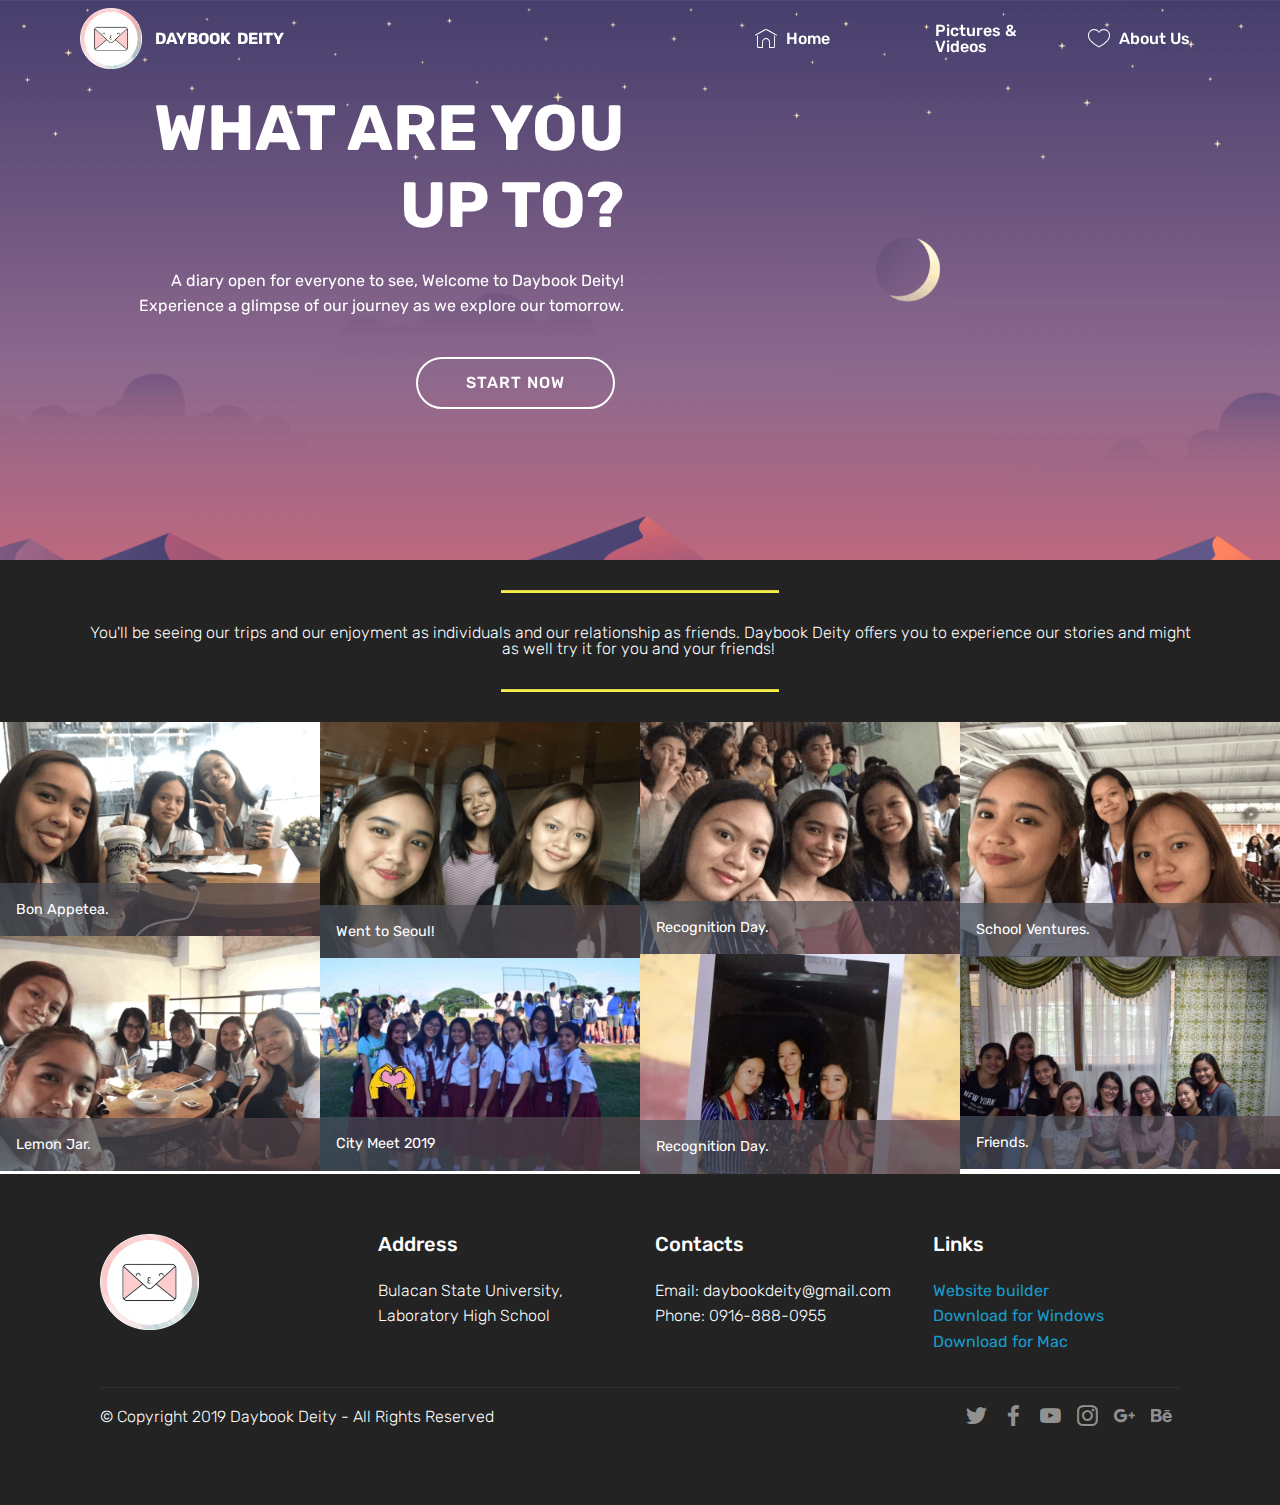
<file: index.html>
<!DOCTYPE html>
<html  >
<head>
  <!-- Site made with Mobirise Website Builder v4.11.6, https://mobirise.com -->
  <meta charset="UTF-8">
  <meta http-equiv="X-UA-Compatible" content="IE=edge">
  <meta name="generator" content="Mobirise v4.11.6, mobirise.com">
  <meta name="viewport" content="width=device-width, initial-scale=1, minimum-scale=1">
  <link rel="shortcut icon" href="assets/images/picsart-11-29-01.38.48-236x230.png" type="image/x-icon">
  <meta name="description" content="">
  
  <title>Home</title>
  <link rel="stylesheet" href="assets/web/assets/mobirise-icons/mobirise-icons.css">
  <link rel="stylesheet" href="assets/bootstrap/css/bootstrap.min.css">
  <link rel="stylesheet" href="assets/bootstrap/css/bootstrap-grid.min.css">
  <link rel="stylesheet" href="assets/bootstrap/css/bootstrap-reboot.min.css">
  <link rel="stylesheet" href="assets/socicon/css/styles.css">
  <link rel="stylesheet" href="assets/dropdown/css/style.css">
  <link rel="stylesheet" href="assets/tether/tether.min.css">
  <link rel="stylesheet" href="assets/theme/css/style.css">
  <link rel="stylesheet" href="assets/gallery/style.css">
  <link rel="preload" as="style" href="assets/mobirise/css/mbr-additional.css"><link rel="stylesheet" href="assets/mobirise/css/mbr-additional.css" type="text/css">
  
  
  
</head>
<body>
  <section class="menu cid-qTkzRZLJNu" once="menu" id="menu1-0">

    

    <nav class="navbar navbar-expand beta-menu navbar-dropdown align-items-center navbar-fixed-top navbar-toggleable-sm bg-color transparent">
        <button class="navbar-toggler navbar-toggler-right" type="button" data-toggle="collapse" data-target="#navbarSupportedContent" aria-controls="navbarSupportedContent" aria-expanded="false" aria-label="Toggle navigation">
            <div class="hamburger">
                <span></span>
                <span></span>
                <span></span>
                <span></span>
            </div>
        </button>
        <div class="menu-logo">
            <div class="navbar-brand">
                <span class="navbar-logo">
                    <a href="https://mobirise.com">
                         <img src="assets/images/picsart-11-29-01.38.48-236x230.png" alt="Mobirise" title="" style="height: 3.8rem;">
                    </a>
                </span>
                <span class="navbar-caption-wrap"><a class="navbar-caption text-white display-4" href="https://mobirise.com">DAYBOOK &nbsp;DEITY</a></span>
            </div>
        </div>
        <div class="collapse navbar-collapse" id="navbarSupportedContent">
            <ul class="navbar-nav nav-dropdown nav-right" data-app-modern-menu="true"><li class="nav-item">
                    <a class="nav-link link text-white display-1" href="https://mobirise.com">
                        </a>
                </li>
                <li class="nav-item"><a class="nav-link link text-white display-1" href="index.html"><span class="mbri-home mbr-iconfont mbr-iconfont-btn" style="font-size: 22px;"></span>
                        Home &nbsp; &nbsp; &nbsp; &nbsp; &nbsp; &nbsp; &nbsp; &nbsp; &nbsp; &nbsp;&nbsp;</a></li><li class="nav-item"><a class="nav-link link text-white display-1" href="page1.html">Pictures &amp;<br>Videos &nbsp; &nbsp; &nbsp; &nbsp; &nbsp; &nbsp; &nbsp; &nbsp; &nbsp; &nbsp;</a></li><li class="nav-item"><a class="nav-link link text-white display-1" href="page4.html"><span class="mbri-hearth mbr-iconfont mbr-iconfont-btn" style="font-size: 22px;"></span>
                        
                        About Us
                    </a></li></ul>
            
        </div>
    </nav>
</section>

<section class="engine"><a href="https://mobirise.info/v">html templates</a></section><section class="header7 cid-rIVdzZOy9s mbr-parallax-background" id="header7-3">

    

    

    <div class="container">
        <div class="media-container-row">

            <div class="media-content align-right">
                <h1 class="mbr-section-title mbr-white pb-3 mbr-fonts-style display-5"><strong>WHAT ARE YOU UP TO?</strong></h1>
                <div class="mbr-section-text mbr-white pb-3">
                    <p class="mbr-text mbr-fonts-style display-7">A diary open for everyone to see, Welcome to Daybook Deity! Experience a glimpse of our journey as we explore our tomorrow.</p>
                </div>
                <div class="mbr-section-btn"><a class="btn btn-md btn-white-outline display-4" href="page3.html">START NOW</a></div>
            </div>

            <div class="mbr-figure" style="width: 100%;"><iframe class="mbr-embedded-video" src="https://www.youtube.com/embed/ltU2dzO3SJU?rel=0&amp;amp;showinfo=0&amp;autoplay=1&amp;loop=1&amp;playlist=ltU2dzO3SJU" width="800" height="600" frameborder="0" allowfullscreen></iframe></div>

        </div>
    </div>
</section>

<section class="mbr-section article content9 cid-rJcibt536J" id="content9-s">
    
     

    <div class="container">
        <div class="inner-container" style="width: 100%;">
            <hr class="line" style="width: 25%;">
            <div class="section-text align-center mbr-fonts-style display-2">You'll be seeing our trips and our enjoyment as individuals and our relationship as friends. Daybook Deity offers you to experience our stories and might as well try it for you and your friends!&nbsp;</div>
            <hr class="line" style="width: 25%;">
        </div>
        </div>
</section>

<section class="mbr-gallery mbr-slider-carousel cid-rIVhAA57w0" id="gallery3-8">

    

    <div>
        <div><!-- Filter --><!-- Gallery --><div class="mbr-gallery-row"><div class="mbr-gallery-layout-default"><div><div><div class="mbr-gallery-item mbr-gallery-item--p0" data-video-url="false" data-tags="Awesome"><div href="#lb-gallery3-8" data-slide-to="0" data-toggle="modal"><img src="assets/images/img-1101-1242x2208-800x535.png" alt="" title=""><span class="icon-focus"></span><span class="mbr-gallery-title mbr-fonts-style display-7">Bon Appetea.</span></div></div><div class="mbr-gallery-item mbr-gallery-item--p0" data-video-url="false" data-tags="Responsive"><div href="#lb-gallery3-8" data-slide-to="1" data-toggle="modal"><img src="assets/images/img-1098-1242x2208-800x590.png" alt="" title=""><span class="icon-focus"></span><span class="mbr-gallery-title mbr-fonts-style display-7">Went to Seoul!</span></div></div><div class="mbr-gallery-item mbr-gallery-item--p0" data-video-url="false" data-tags="Creative"><div href="#lb-gallery3-8" data-slide-to="2" data-toggle="modal"><img src="assets/images/img-1096-1242x2208-800x580.png" alt="" title=""><span class="icon-focus"></span><span class="mbr-gallery-title mbr-fonts-style display-7">Recognition Day.</span></div></div><div class="mbr-gallery-item mbr-gallery-item--p0" data-video-url="false" data-tags="Animated"><div href="#lb-gallery3-8" data-slide-to="3" data-toggle="modal"><img src="assets/images/img-1097-1242x2208-800x587.png" alt="" title=""><span class="icon-focus"></span><span class="mbr-gallery-title mbr-fonts-style display-7">School Ventures.</span></div></div><div class="mbr-gallery-item mbr-gallery-item--p0" data-video-url="false" data-tags="Awesome"><div href="#lb-gallery3-8" data-slide-to="4" data-toggle="modal"><img src="assets/images/img-1102-1242x2208-800x588.png" alt="" title=""><span class="icon-focus"></span><span class="mbr-gallery-title mbr-fonts-style display-7">Lemon Jar.</span></div></div><div class="mbr-gallery-item mbr-gallery-item--p0" data-video-url="false" data-tags="Awesome"><div href="#lb-gallery3-8" data-slide-to="5" data-toggle="modal"><img src="assets/images/img-20190618-125215-2000x2667-800x549.jpeg" alt="" title=""><span class="icon-focus"></span><span class="mbr-gallery-title mbr-fonts-style display-7">Recognition Day.</span></div></div><div class="mbr-gallery-item mbr-gallery-item--p0" data-video-url="false" data-tags="Responsive"><div href="#lb-gallery3-8" data-slide-to="6" data-toggle="modal"><img src="assets/images/74666214-280767816200544-5852101027670523904-n-2000x1333-800x533.jpg" alt="" title=""><span class="icon-focus"></span><span class="mbr-gallery-title mbr-fonts-style display-7">Friends.</span></div></div><div class="mbr-gallery-item mbr-gallery-item--p0" data-video-url="false" data-tags="Animated"><div href="#lb-gallery3-8" data-slide-to="7" data-toggle="modal"><img src="assets/images/isjb8317-2-1242x2208-800x531.jpeg" alt="" title=""><span class="icon-focus"></span><span class="mbr-gallery-title mbr-fonts-style display-7">City Meet 2019</span></div></div></div></div><div class="clearfix"></div></div></div><!-- Lightbox --><div data-app-prevent-settings="" class="mbr-slider modal fade carousel slide" tabindex="-1" data-keyboard="true" data-interval="false" id="lb-gallery3-8"><div class="modal-dialog"><div class="modal-content"><div class="modal-body"><div class="carousel-inner"><div class="carousel-item active"><img src="assets/images/img-1101-1242x2208.png" alt="" title=""></div><div class="carousel-item"><img src="assets/images/img-1098-1242x2208.png" alt="" title=""></div><div class="carousel-item"><img src="assets/images/img-1096-1242x2208.png" alt="" title=""></div><div class="carousel-item"><img src="assets/images/img-1097-1242x2208.png" alt="" title=""></div><div class="carousel-item"><img src="assets/images/img-1102-1242x2208.png" alt="" title=""></div><div class="carousel-item"><img src="assets/images/img-20190618-125215-2000x2667.jpeg" alt="" title=""></div><div class="carousel-item"><img src="assets/images/74666214-280767816200544-5852101027670523904-n-2000x1333.jpg" alt="" title=""></div><div class="carousel-item"><img src="assets/images/isjb8317-2-1242x2208.jpeg" alt="" title=""></div></div><a class="carousel-control carousel-control-prev" role="button" data-slide="prev" href="#lb-gallery3-8"><span class="mbri-left mbr-iconfont" aria-hidden="true"></span><span class="sr-only">Previous</span></a><a class="carousel-control carousel-control-next" role="button" data-slide="next" href="#lb-gallery3-8"><span class="mbri-right mbr-iconfont" aria-hidden="true"></span><span class="sr-only">Next</span></a><a class="close" href="#" role="button" data-dismiss="modal"><span class="sr-only">Close</span></a></div></div></div></div></div>
    </div>

</section>

<section class="cid-qTkAaeaxX5" id="footer1-2">

    

    

    <div class="container">
        <div class="media-container-row content text-white">
            <div class="col-12 col-md-3">
                <div class="media-wrap">
                    <a href="https://mobirise.com/">
                        <img src="assets/images/picsart-11-29-01.38.48-192x187.png" alt="Mobirise" title="">
                    </a>
                </div>
            </div>
            <div class="col-12 col-md-3 mbr-fonts-style display-2">
                <h5 class="pb-3">
                    Address
                </h5>
                <p class="mbr-text">Bulacan State University, Laboratory High School</p>
            </div>
            <div class="col-12 col-md-3 mbr-fonts-style display-2">
                <h5 class="pb-3">
                    Contacts
                </h5>
                <p class="mbr-text">
                    Email: daybookdeity@gmail.com&nbsp;<br>Phone: 0916-888-0955<br><br></p>
            </div>
            <div class="col-12 col-md-3 mbr-fonts-style display-7">
                <h5 class="pb-3">
                    Links
                </h5>
                <p class="mbr-text">
                    <a class="text-primary" href="https://mobirise.com/">Website builder</a>
                    <br><a class="text-primary" href="https://mobirise.com/mobirise-free-win.zip">Download for Windows</a>
                    <br><a class="text-primary" href="https://mobirise.com/mobirise-free-mac.zip">Download for Mac</a>
                </p>
            </div>
        </div>
        <div class="footer-lower">
            <div class="media-container-row">
                <div class="col-sm-12">
                    <hr>
                </div>
            </div>
            <div class="media-container-row mbr-white">
                <div class="col-sm-6 copyright">
                    <p class="mbr-text mbr-fonts-style display-2">
                        © Copyright 2019 Daybook Deity - All Rights Reserved
                    </p>
                </div>
                <div class="col-md-6">
                    <div class="social-list align-right">
                        <div class="soc-item">
                            <a href="https://twitter.com" target="_blank">
                                <span class="mbr-iconfont mbr-iconfont-social socicon-twitter socicon"></span>
                            </a>
                        </div>
                        <div class="soc-item">
                            <a href="https://www.facebook.com" target="_blank">
                                <span class="mbr-iconfont mbr-iconfont-social socicon-facebook socicon"></span>
                            </a>
                        </div>
                        <div class="soc-item">
                            <a href="https://www.youtube.com" target="_blank">
                                <span class="mbr-iconfont mbr-iconfont-social socicon-youtube socicon"></span>
                            </a>
                        </div>
                        <div class="soc-item">
                            <a href="https://instagram.com" target="_blank">
                                <span class="mbr-iconfont mbr-iconfont-social socicon-instagram socicon"></span>
                            </a>
                        </div>
                        <div class="soc-item">
                            <a href="https://plus.google.com" target="_blank">
                                <span class="mbr-iconfont mbr-iconfont-social socicon-googleplus socicon"></span>
                            </a>
                        </div>
                        <div class="soc-item">
                            <a href="https://www.behance.net" target="_blank">
                                <span class="mbr-iconfont mbr-iconfont-social socicon-behance socicon"></span>
                            </a>
                        </div>
                    </div>
                </div>
            </div>
        </div>
    </div>
</section>


  <script src="assets/web/assets/jquery/jquery.min.js"></script>
  <script src="assets/popper/popper.min.js"></script>
  <script src="assets/bootstrap/js/bootstrap.min.js"></script>
  <script src="assets/smoothscroll/smooth-scroll.js"></script>
  <script src="assets/dropdown/js/nav-dropdown.js"></script>
  <script src="assets/dropdown/js/navbar-dropdown.js"></script>
  <script src="assets/touchswipe/jquery.touch-swipe.min.js"></script>
  <script src="assets/tether/tether.min.js"></script>
  <script src="assets/masonry/masonry.pkgd.min.js"></script>
  <script src="assets/imagesloaded/imagesloaded.pkgd.min.js"></script>
  <script src="assets/bootstrapcarouselswipe/bootstrap-carousel-swipe.js"></script>
  <script src="assets/vimeoplayer/jquery.mb.vimeo_player.js"></script>
  <script src="assets/parallax/jarallax.min.js"></script>
  <script src="assets/theme/js/script.js"></script>
  <script src="assets/gallery/player.min.js"></script>
  <script src="assets/gallery/script.js"></script>
  <script src="assets/slidervideo/script.js"></script>
  
  
</body>
</html>
</file>
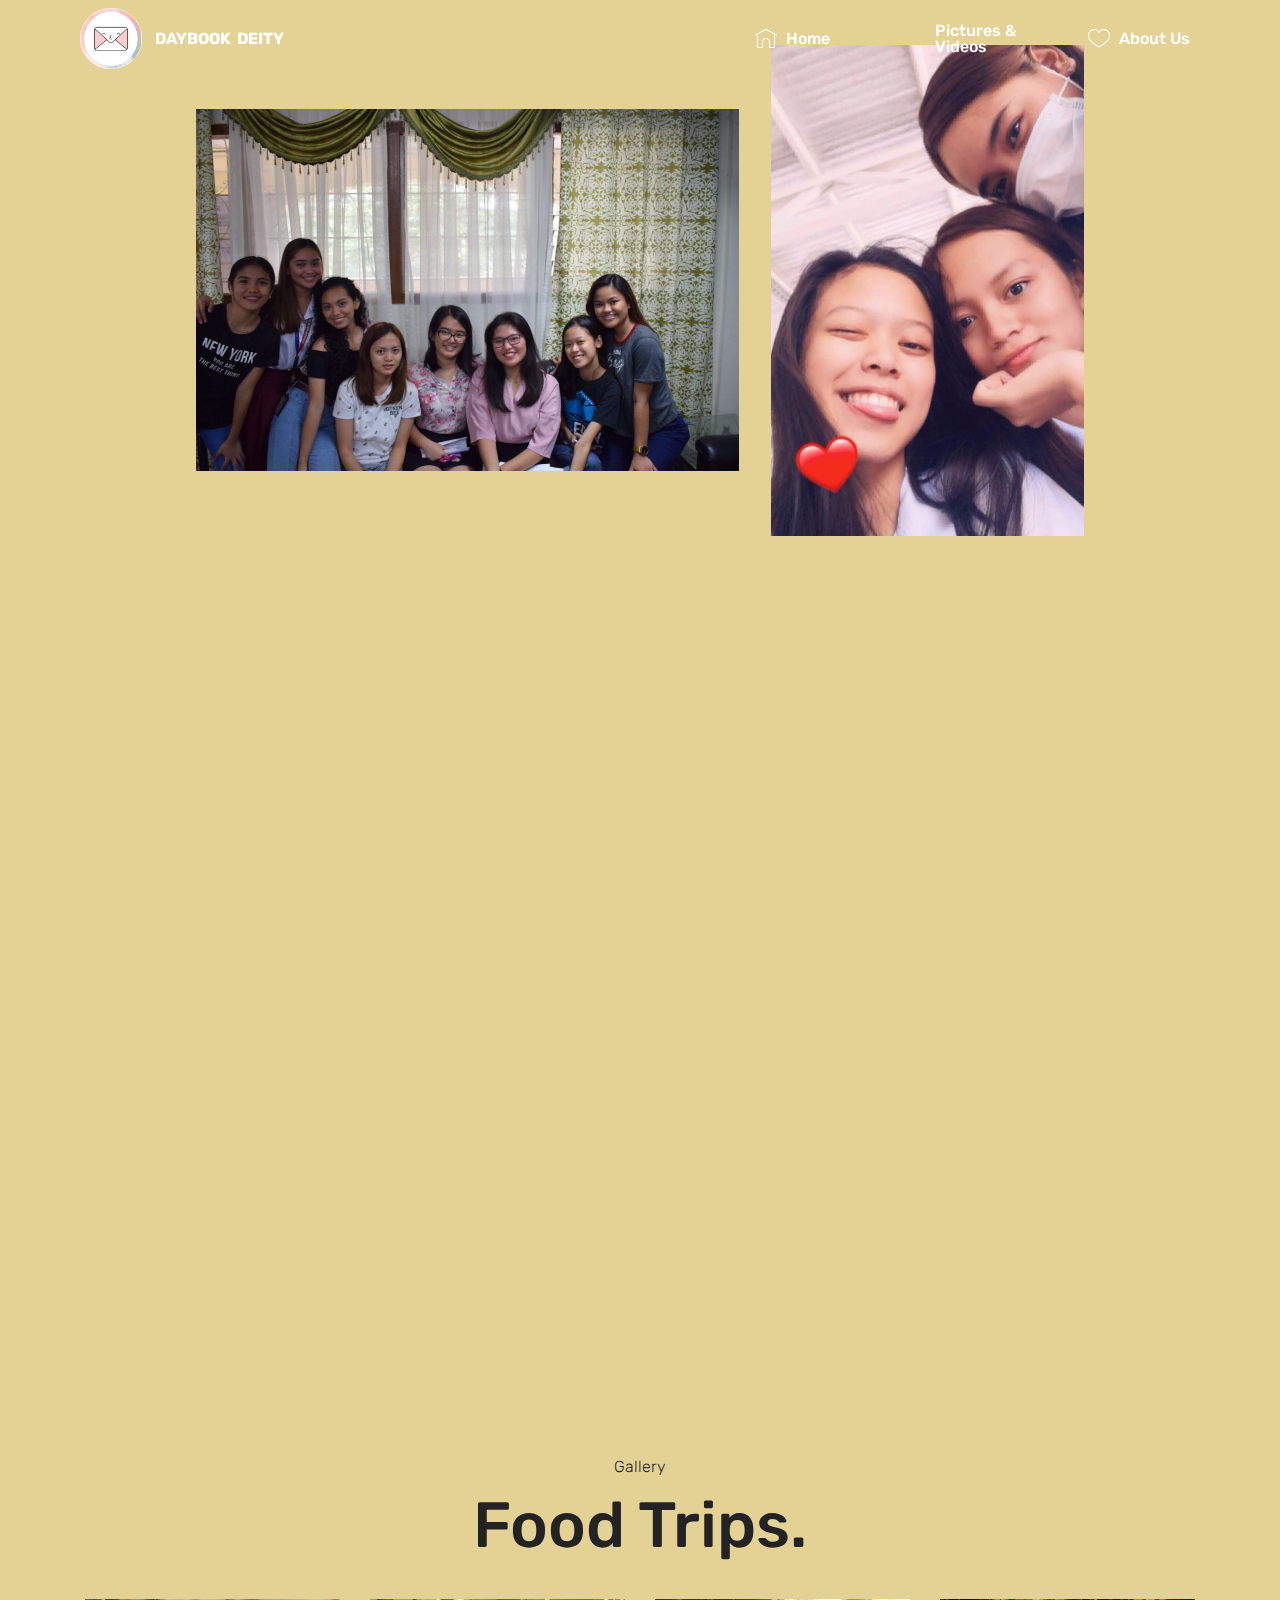
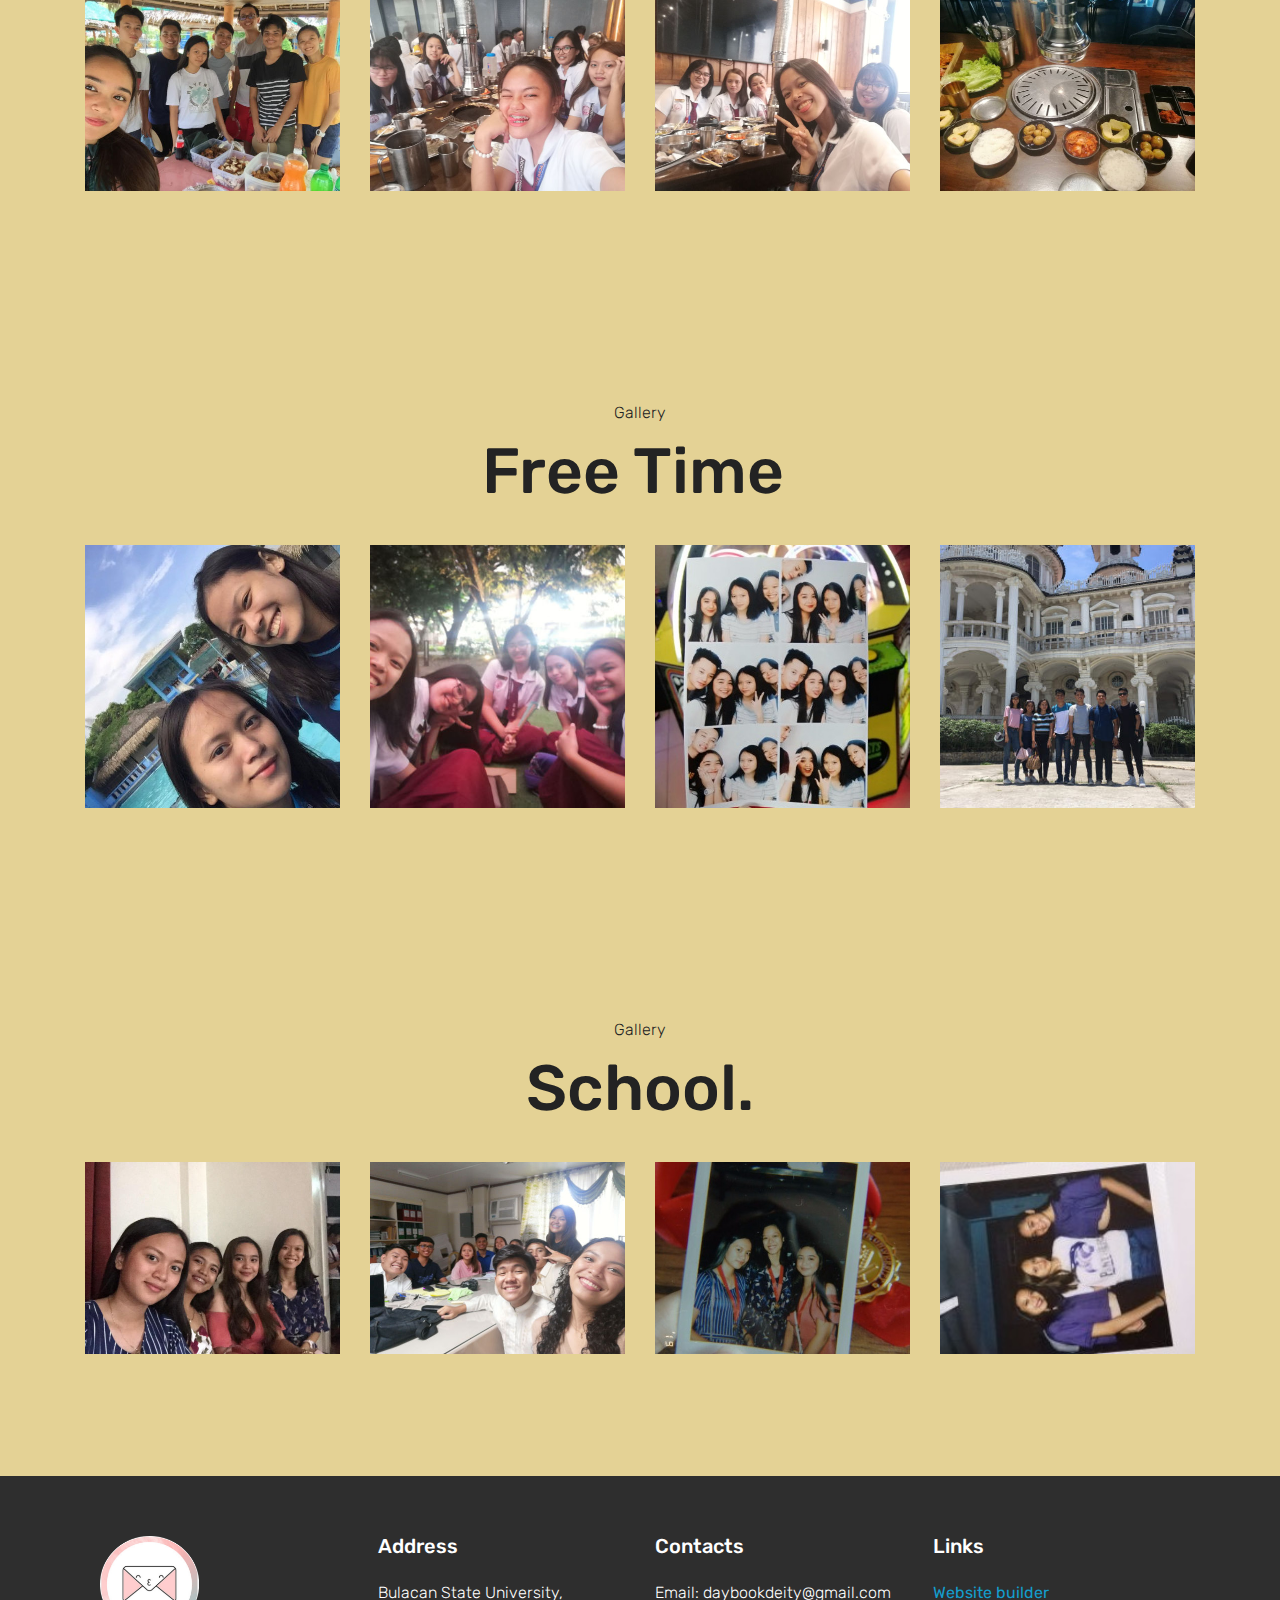
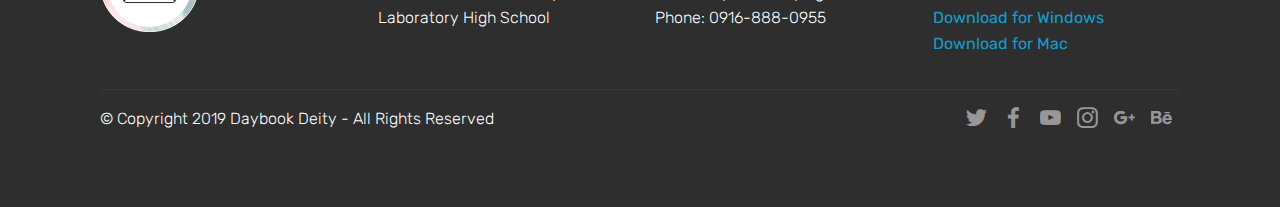
<file: page1.html>
<!DOCTYPE html>
<html  >
<head>
  <!-- Site made with Mobirise Website Builder v4.11.6, https://mobirise.com -->
  <meta charset="UTF-8">
  <meta http-equiv="X-UA-Compatible" content="IE=edge">
  <meta name="generator" content="Mobirise v4.11.6, mobirise.com">
  <meta name="viewport" content="width=device-width, initial-scale=1, minimum-scale=1">
  <link rel="shortcut icon" href="assets/images/picsart-11-29-01.38.48-236x230.png" type="image/x-icon">
  <meta name="description" content="">
  
  <title>Pictures &amp; Videos</title>
  <link rel="stylesheet" href="assets/web/assets/mobirise-icons/mobirise-icons.css">
  <link rel="stylesheet" href="assets/bootstrap/css/bootstrap.min.css">
  <link rel="stylesheet" href="assets/bootstrap/css/bootstrap-grid.min.css">
  <link rel="stylesheet" href="assets/bootstrap/css/bootstrap-reboot.min.css">
  <link rel="stylesheet" href="assets/tether/tether.min.css">
  <link rel="stylesheet" href="assets/dropdown/css/style.css">
  <link rel="stylesheet" href="assets/socicon/css/styles.css">
  <link rel="stylesheet" href="assets/theme/css/style.css">
  <link rel="preload" as="style" href="assets/mobirise/css/mbr-additional.css"><link rel="stylesheet" href="assets/mobirise/css/mbr-additional.css" type="text/css">
  
  
  
</head>
<body>
  <section class="menu cid-rJcdPUyw5C" once="menu" id="menu1-9">

    

    <nav class="navbar navbar-expand beta-menu navbar-dropdown align-items-center navbar-fixed-top navbar-toggleable-sm bg-color transparent">
        <button class="navbar-toggler navbar-toggler-right" type="button" data-toggle="collapse" data-target="#navbarSupportedContent" aria-controls="navbarSupportedContent" aria-expanded="false" aria-label="Toggle navigation">
            <div class="hamburger">
                <span></span>
                <span></span>
                <span></span>
                <span></span>
            </div>
        </button>
        <div class="menu-logo">
            <div class="navbar-brand">
                <span class="navbar-logo">
                    <a href="https://mobirise.com">
                         <img src="assets/images/picsart-11-29-01.38.48-236x230.png" alt="Mobirise" title="" style="height: 3.8rem;">
                    </a>
                </span>
                <span class="navbar-caption-wrap"><a class="navbar-caption text-white display-4" href="https://mobirise.com">DAYBOOK &nbsp;DEITY</a></span>
            </div>
        </div>
        <div class="collapse navbar-collapse" id="navbarSupportedContent">
            <ul class="navbar-nav nav-dropdown nav-right" data-app-modern-menu="true"><li class="nav-item">
                    <a class="nav-link link text-white display-1" href="https://mobirise.com">
                        </a>
                </li>
                <li class="nav-item"><a class="nav-link link text-white display-1" href="index.html"><span class="mbri-home mbr-iconfont mbr-iconfont-btn" style="font-size: 22px;"></span>
                        Home &nbsp; &nbsp; &nbsp; &nbsp; &nbsp; &nbsp; &nbsp; &nbsp; &nbsp; &nbsp;&nbsp;</a></li><li class="nav-item"><a class="nav-link link text-white display-1" href="page1.html">Pictures &amp;<br>Videos &nbsp; &nbsp; &nbsp; &nbsp; &nbsp; &nbsp; &nbsp; &nbsp; &nbsp; &nbsp;</a></li><li class="nav-item"><a class="nav-link link text-white display-1" href="page4.html"><span class="mbri-hearth mbr-iconfont mbr-iconfont-btn" style="font-size: 22px;"></span>
                        
                        About Us
                    </a></li></ul>
            
        </div>
    </nav>
</section>

<section class="engine"><a href="https://mobirise.info/i">free website creation software</a></section><section class="cid-rJcjMkuVJW" id="image4-t">
    <!-- Block parameters controls (Blue "Gear" panel) -->
    
    <!-- End block parameters -->
    <div class="container images-container">
            <div class="media-container-row" style="width: 80%;">
                <div class="img-item item1" style="width: 177%;">
                    <img src="assets/images/74666214-280767816200544-5852101027670523904-n-1086x724.jpg" alt="" title="">
                    
                </div>
                <div class="img-item">
                    <img src="assets/images/79326623-860156944399466-7683749324936708096-n-1-626x1357.jpeg" alt="" title="">
                    
                </div>
            </div>
    </div>
</section>

<section class="cid-rKVgkxUZcy" id="video3-1e">

    
    
    <figure class="mbr-figure align-center container">
        <div class="video-block" style="width: 80%;">
            <div><iframe class="mbr-embedded-video" src="https://www.youtube.com/embed/o6Wtcqh2SwQ?rel=0&amp;amp;showinfo=0&amp;autoplay=1&amp;loop=1&amp;playlist=o6Wtcqh2SwQ" width="800" height="600" frameborder="0" allowfullscreen></iframe></div>
        </div>
    </figure>
</section>

<section class="mbr-gallery gallery5 cid-rJckfvmQpd" id="gallery5-u">

    

    

    <div class="container">
        <h3 class="mbr-section-title align-center mbr-fonts-style display-2">
            Gallery
        </h3>
        <h4 class="mbr-section-subtitle align-center pb-4 mbr-fonts-style display-5">Food Trips.</h4>
        <div class="row" id="gallery" data-toggle="modal" data-target="#carouselModal">
            <div class="col-sm-6 col-md-4 col-lg-3 item gallery-image">
                <div class="item-wrapper">
                    <img class="w-100" src="assets/images/65717619-2751666164849020-7591262349588168704-n-510x383.jpg" alt="" data-target="#mbrCarousel" data-slide-to="0" title="">
                </div>
            </div>
            <div class="col-sm-6 col-md-4 col-lg-3 item gallery-image">
                <div class="item-wrapper">
                    <img class="w-100" src="assets/images/79374903-3032452983562066-2561881673473982464-n-510x383.jpg" alt="" data-target="#mbrCarousel" data-slide-to="1" title="">
                </div>
            </div>
            <div class="col-sm-6 col-md-4 col-lg-3 item gallery-image">
                <div class="item-wrapper">
                    <img class="w-100" src="assets/images/80209707-803222596807150-1390723784972959744-n-510x383.jpg" alt="" data-target="#mbrCarousel" data-slide-to="2" title="">
                </div>
            </div>
            <div class="col-sm-6 col-md-4 col-lg-3 item gallery-image">
                <div class="item-wrapper">
                    <img class="w-100" src="assets/images/79379383-1017676208625063-2923259367060930560-n-510x383.jpg" alt="" data-target="#mbrCarousel" data-slide-to="3" title="">
                </div>
            </div>
        </div>

        <div class="modal mbr-slider fade" id="carouselModal" tabindex="-1" role="dialog" aria-hidden="true">
            <div class="modal-dialog" role="document">
                <div class="modal-content">
                    <div class="modal-body">
                        <div id="mbrCarousel" class="carousel slide" data-ride="carousel">
                            <div class="carousel-inner">
                                <div class="carousel-item active">
                                    <img class="d-block w-100" src="assets/images/background1.jpg" alt="">
                                </div>
                                <div class="carousel-item">
                                    <img class="d-block w-100" src="assets/images/background2.jpg" alt="">
                                </div>
                                <div class="carousel-item">
                                    <img class="d-block w-100" src="assets/images/background3.jpg" alt="">
                                </div>
                                <div class="carousel-item">
                                    <img class="d-block w-100" src="assets/images/background4.jpg" alt="">
                                </div>
                            </div>
                            <ol class="carousel-indicators">
                                <li data-target="#mbrCarousel" data-slide-to="0" class="active"></li>
                                <li data-target="#mbrCarousel" data-slide-to="1"></li>
                                <li data-target="#mbrCarousel" data-slide-to="2"></li>
                                <li data-target="#mbrCarousel" data-slide-to="3"></li>
                            </ol>
                            <a role="button" href="" class="close" data-dismiss="modal" aria-label="Close">
                            </a>
                            <a class="carousel-control-prev carousel-control" href="#mbrCarousel" role="button" data-slide="prev">
                                <span class="mbri-left mbr-iconfont" aria-hidden="true"></span>
                                <span class="sr-only">Previous</span>
                            </a>
                            <a class="carousel-control-next carousel-control" href="#mbrCarousel" role="button" data-slide="next">
                                <span class="mbri-right mbr-iconfont" aria-hidden="true"></span>
                                <span class="sr-only">Next</span>
                            </a>
                        </div>
                    </div>
                </div>
            </div>
        </div>
    </div>
</section>

<section class="mbr-gallery gallery5 cid-rJckjuOMWo" id="gallery5-v">

    

    

    <div class="container">
        <h3 class="mbr-section-title align-center mbr-fonts-style display-2">
            Gallery
        </h3>
        <h4 class="mbr-section-subtitle align-center pb-4 mbr-fonts-style display-5">Free Time&nbsp;</h4>
        <div class="row" id="gallery" data-toggle="modal" data-target="#carouselModal">
            <div class="col-sm-6 col-md-4 col-lg-3 item gallery-image">
                <div class="item-wrapper">
                    <img class="w-100" src="assets/images/66387396-381703812463502-5799342216342142976-n-510x680.jpeg" alt="" data-target="#mbrCarousel" data-slide-to="0" title="">
                </div>
            </div>
            <div class="col-sm-6 col-md-4 col-lg-3 item gallery-image">
                <div class="item-wrapper">
                    <img class="w-100" src="assets/images/80131347-560628721165040-6197264919067361280-n-510x383.jpg" alt="" data-target="#mbrCarousel" data-slide-to="1" title="">
                </div>
            </div>
            <div class="col-sm-6 col-md-4 col-lg-3 item gallery-image">
                <div class="item-wrapper">
                    <img class="w-100" src="assets/images/80434305-580841369399001-4552833885456564224-n-510x680.jpeg" alt="" data-target="#mbrCarousel" data-slide-to="2" title="">
                </div>
            </div>
            <div class="col-sm-6 col-md-4 col-lg-3 item gallery-image">
                <div class="item-wrapper">
                    <img class="w-100" src="assets/images/79337109-599766784106888-7147896418970107904-n-510x383.jpg" alt="" data-target="#mbrCarousel" data-slide-to="3" title="">
                </div>
            </div>
        </div>

        <div class="modal mbr-slider fade" id="carouselModal" tabindex="-1" role="dialog" aria-hidden="true">
            <div class="modal-dialog" role="document">
                <div class="modal-content">
                    <div class="modal-body">
                        <div id="mbrCarousel" class="carousel slide" data-ride="carousel">
                            <div class="carousel-inner">
                                <div class="carousel-item active">
                                    <img class="d-block w-100" src="assets/images/background1.jpg" alt="">
                                </div>
                                <div class="carousel-item">
                                    <img class="d-block w-100" src="assets/images/background2.jpg" alt="">
                                </div>
                                <div class="carousel-item">
                                    <img class="d-block w-100" src="assets/images/background3.jpg" alt="">
                                </div>
                                <div class="carousel-item">
                                    <img class="d-block w-100" src="assets/images/background4.jpg" alt="">
                                </div>
                            </div>
                            <ol class="carousel-indicators">
                                <li data-target="#mbrCarousel" data-slide-to="0" class="active"></li>
                                <li data-target="#mbrCarousel" data-slide-to="1"></li>
                                <li data-target="#mbrCarousel" data-slide-to="2"></li>
                                <li data-target="#mbrCarousel" data-slide-to="3"></li>
                            </ol>
                            <a role="button" href="" class="close" data-dismiss="modal" aria-label="Close">
                            </a>
                            <a class="carousel-control-prev carousel-control" href="#mbrCarousel" role="button" data-slide="prev">
                                <span class="mbri-left mbr-iconfont" aria-hidden="true"></span>
                                <span class="sr-only">Previous</span>
                            </a>
                            <a class="carousel-control-next carousel-control" href="#mbrCarousel" role="button" data-slide="next">
                                <span class="mbri-right mbr-iconfont" aria-hidden="true"></span>
                                <span class="sr-only">Next</span>
                            </a>
                        </div>
                    </div>
                </div>
            </div>
        </div>
    </div>
</section>

<section class="mbr-gallery gallery5 cid-rJckMqAqC8" id="gallery5-y">

    

    

    <div class="container">
        <h3 class="mbr-section-title align-center mbr-fonts-style display-2">
            Gallery
        </h3>
        <h4 class="mbr-section-subtitle align-center pb-4 mbr-fonts-style display-5">School.
        </h4>
        <div class="row" id="gallery" data-toggle="modal" data-target="#carouselModal">
            <div class="col-sm-6 col-md-4 col-lg-3 item gallery-image">
                <div class="item-wrapper">
                    <img class="w-100" src="assets/images/64310929-457021831728769-1443054997947285504-n-510x383.jpg" alt="" data-target="#mbrCarousel" data-slide-to="0" title="">
                </div>
            </div>
            <div class="col-sm-6 col-md-4 col-lg-3 item gallery-image">
                <div class="item-wrapper">
                    <img class="w-100" src="assets/images/79899895-487672021858480-2787411836411052032-n-510x383.jpg" alt="" data-target="#mbrCarousel" data-slide-to="1" title="">
                </div>
            </div>
            <div class="col-sm-6 col-md-4 col-lg-3 item gallery-image">
                <div class="item-wrapper">
                    <img class="w-100" src="assets/images/79455264-988165404876228-2601442703136784384-n-510x638.jpeg" alt="" data-target="#mbrCarousel" data-slide-to="2" title="">
                </div>
            </div>
            <div class="col-sm-6 col-md-4 col-lg-3 item gallery-image">
                <div class="item-wrapper">
                    <img class="w-100" src="assets/images/79832767-1042603826072211-2776339080009482240-n-510x244.jpeg" alt="" data-target="#mbrCarousel" data-slide-to="3" title="">
                </div>
            </div>
        </div>

        <div class="modal mbr-slider fade" id="carouselModal" tabindex="-1" role="dialog" aria-hidden="true">
            <div class="modal-dialog" role="document">
                <div class="modal-content">
                    <div class="modal-body">
                        <div id="mbrCarousel" class="carousel slide" data-ride="carousel">
                            <div class="carousel-inner">
                                <div class="carousel-item active">
                                    <img class="d-block w-100" src="assets/images/background1.jpg" alt="">
                                </div>
                                <div class="carousel-item">
                                    <img class="d-block w-100" src="assets/images/background2.jpg" alt="">
                                </div>
                                <div class="carousel-item">
                                    <img class="d-block w-100" src="assets/images/background3.jpg" alt="">
                                </div>
                                <div class="carousel-item">
                                    <img class="d-block w-100" src="assets/images/background4.jpg" alt="">
                                </div>
                            </div>
                            <ol class="carousel-indicators">
                                <li data-target="#mbrCarousel" data-slide-to="0" class="active"></li>
                                <li data-target="#mbrCarousel" data-slide-to="1"></li>
                                <li data-target="#mbrCarousel" data-slide-to="2"></li>
                                <li data-target="#mbrCarousel" data-slide-to="3"></li>
                            </ol>
                            <a role="button" href="" class="close" data-dismiss="modal" aria-label="Close">
                            </a>
                            <a class="carousel-control-prev carousel-control" href="#mbrCarousel" role="button" data-slide="prev">
                                <span class="mbri-left mbr-iconfont" aria-hidden="true"></span>
                                <span class="sr-only">Previous</span>
                            </a>
                            <a class="carousel-control-next carousel-control" href="#mbrCarousel" role="button" data-slide="next">
                                <span class="mbri-right mbr-iconfont" aria-hidden="true"></span>
                                <span class="sr-only">Next</span>
                            </a>
                        </div>
                    </div>
                </div>
            </div>
        </div>
    </div>
</section>

<section class="cid-rJcdQ5mNSU" id="footer1-c">

    

    

    <div class="container">
        <div class="media-container-row content text-white">
            <div class="col-12 col-md-3">
                <div class="media-wrap">
                    <a href="https://mobirise.com/">
                        <img src="assets/images/picsart-11-29-01.38.48-192x187.png" alt="Mobirise" title="">
                    </a>
                </div>
            </div>
            <div class="col-12 col-md-3 mbr-fonts-style display-2">
                <h5 class="pb-3">
                    Address
                </h5>
                <p class="mbr-text">Bulacan State University, Laboratory High School</p>
            </div>
            <div class="col-12 col-md-3 mbr-fonts-style display-2">
                <h5 class="pb-3">
                    Contacts
                </h5>
                <p class="mbr-text">
                    Email: daybookdeity@gmail.com&nbsp;<br>Phone: 0916-888-0955<br><br></p>
            </div>
            <div class="col-12 col-md-3 mbr-fonts-style display-7">
                <h5 class="pb-3">
                    Links
                </h5>
                <p class="mbr-text">
                    <a class="text-primary" href="https://mobirise.com/">Website builder</a>
                    <br><a class="text-primary" href="https://mobirise.com/mobirise-free-win.zip">Download for Windows</a>
                    <br><a class="text-primary" href="https://mobirise.com/mobirise-free-mac.zip">Download for Mac</a>
                </p>
            </div>
        </div>
        <div class="footer-lower">
            <div class="media-container-row">
                <div class="col-sm-12">
                    <hr>
                </div>
            </div>
            <div class="media-container-row mbr-white">
                <div class="col-sm-6 copyright">
                    <p class="mbr-text mbr-fonts-style display-2">
                        © Copyright 2019 Daybook Deity - All Rights Reserved
                    </p>
                </div>
                <div class="col-md-6">
                    <div class="social-list align-right">
                        <div class="soc-item">
                            <a href="https://twitter.com/mobirise" target="_blank">
                                <span class="socicon-twitter socicon mbr-iconfont mbr-iconfont-social"></span>
                            </a>
                        </div>
                        <div class="soc-item">
                            <a href="https://www.facebook.com/pages/Mobirise/1616226671953247" target="_blank">
                                <span class="socicon-facebook socicon mbr-iconfont mbr-iconfont-social"></span>
                            </a>
                        </div>
                        <div class="soc-item">
                            <a href="https://www.youtube.com/c/mobirise" target="_blank">
                                <span class="socicon-youtube socicon mbr-iconfont mbr-iconfont-social"></span>
                            </a>
                        </div>
                        <div class="soc-item">
                            <a href="https://instagram.com/mobirise" target="_blank">
                                <span class="socicon-instagram socicon mbr-iconfont mbr-iconfont-social"></span>
                            </a>
                        </div>
                        <div class="soc-item">
                            <a href="https://plus.google.com/u/0/+Mobirise" target="_blank">
                                <span class="socicon-googleplus socicon mbr-iconfont mbr-iconfont-social"></span>
                            </a>
                        </div>
                        <div class="soc-item">
                            <a href="https://www.behance.net/Mobirise" target="_blank">
                                <span class="socicon-behance socicon mbr-iconfont mbr-iconfont-social"></span>
                            </a>
                        </div>
                    </div>
                </div>
            </div>
        </div>
    </div>
</section>


  <script src="assets/web/assets/jquery/jquery.min.js"></script>
  <script src="assets/popper/popper.min.js"></script>
  <script src="assets/bootstrap/js/bootstrap.min.js"></script>
  <script src="assets/tether/tether.min.js"></script>
  <script src="assets/smoothscroll/smooth-scroll.js"></script>
  <script src="assets/dropdown/js/nav-dropdown.js"></script>
  <script src="assets/dropdown/js/navbar-dropdown.js"></script>
  <script src="assets/touchswipe/jquery.touch-swipe.min.js"></script>
  <script src="assets/theme/js/script.js"></script>
  
  
</body>
</html>
</file>
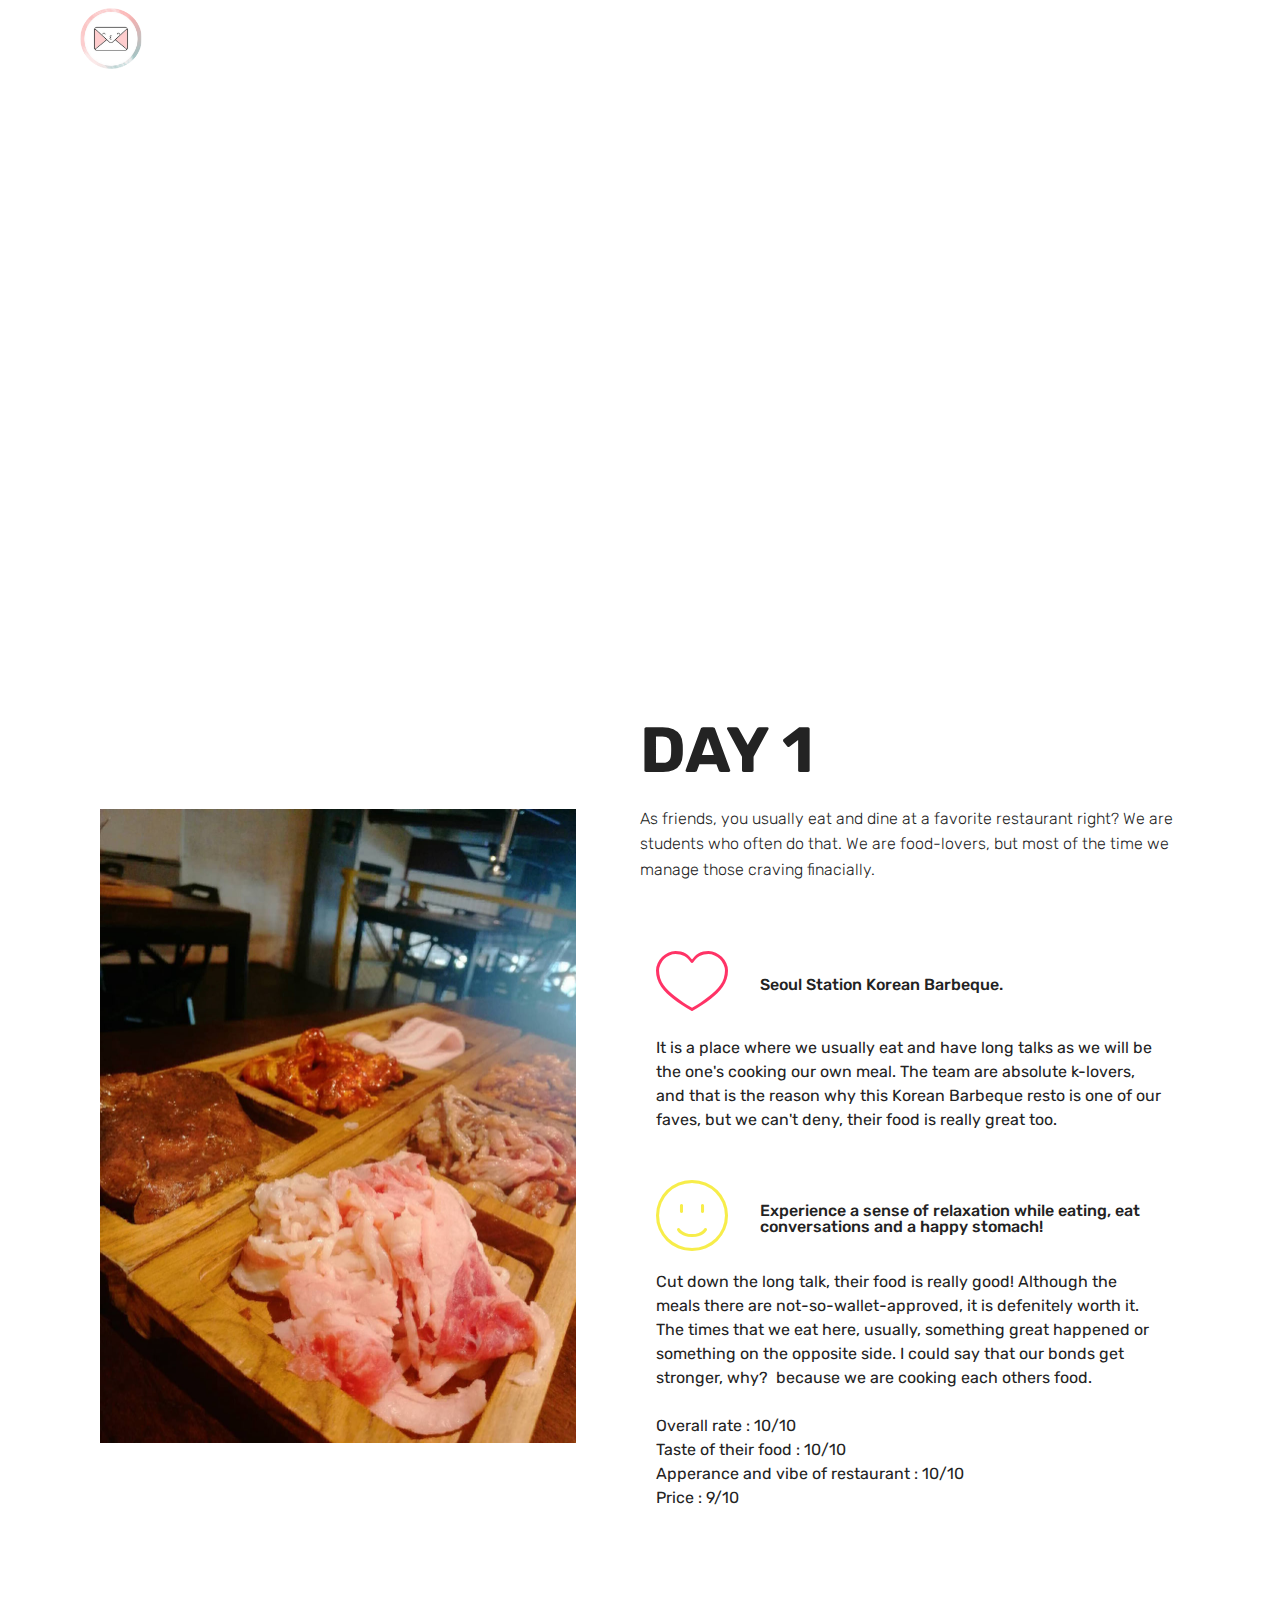
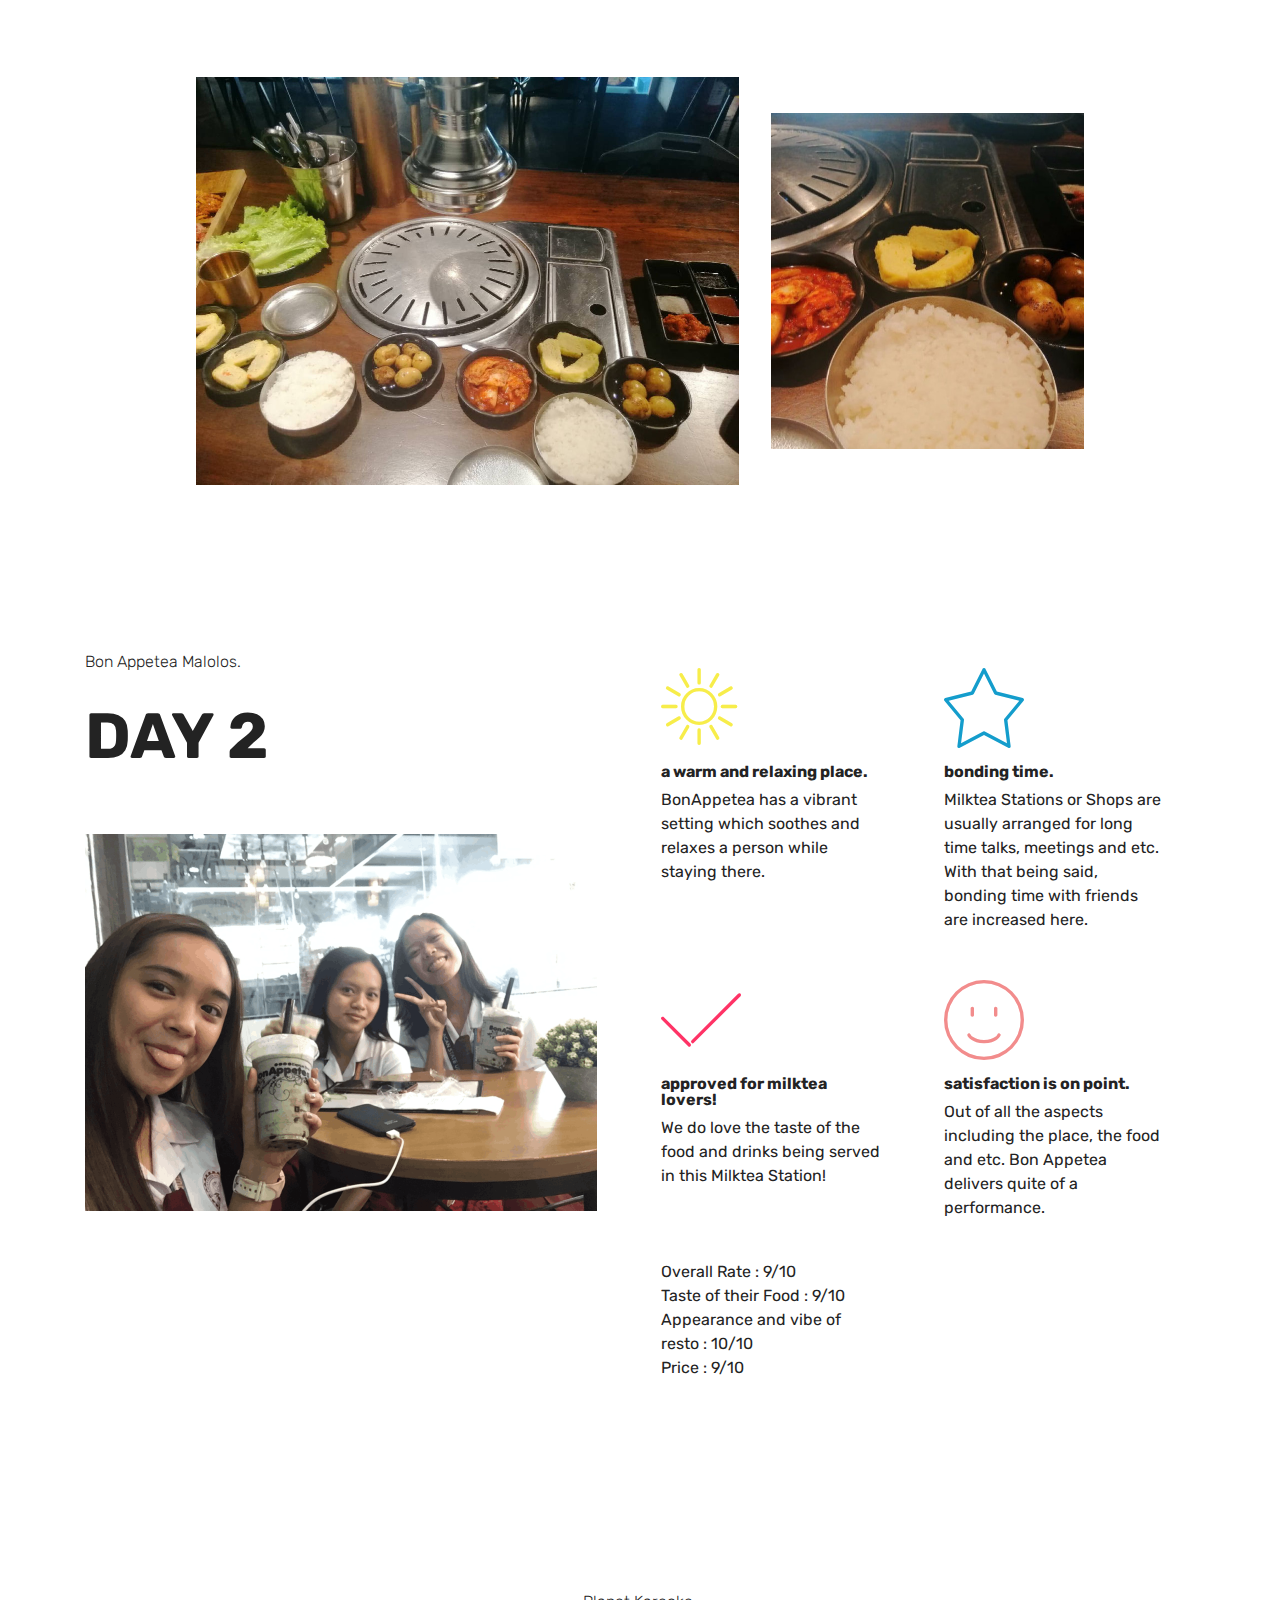
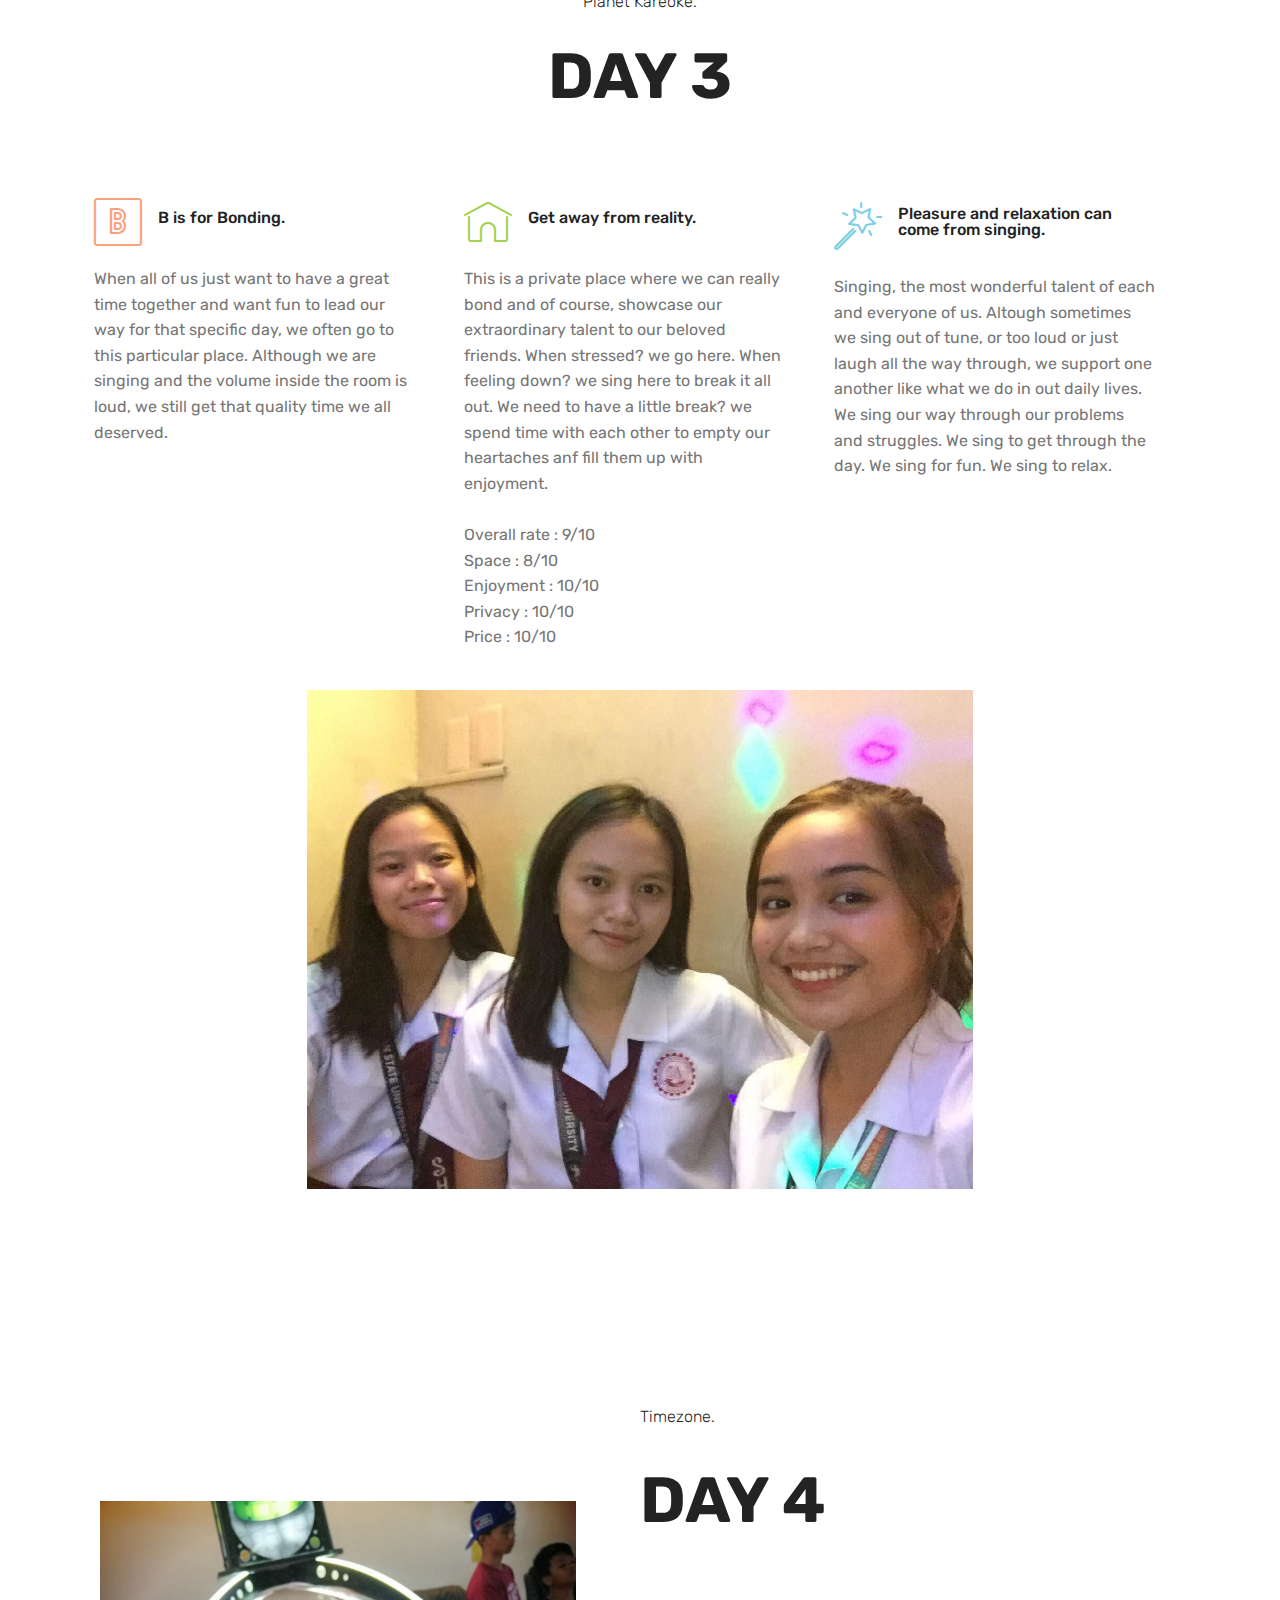
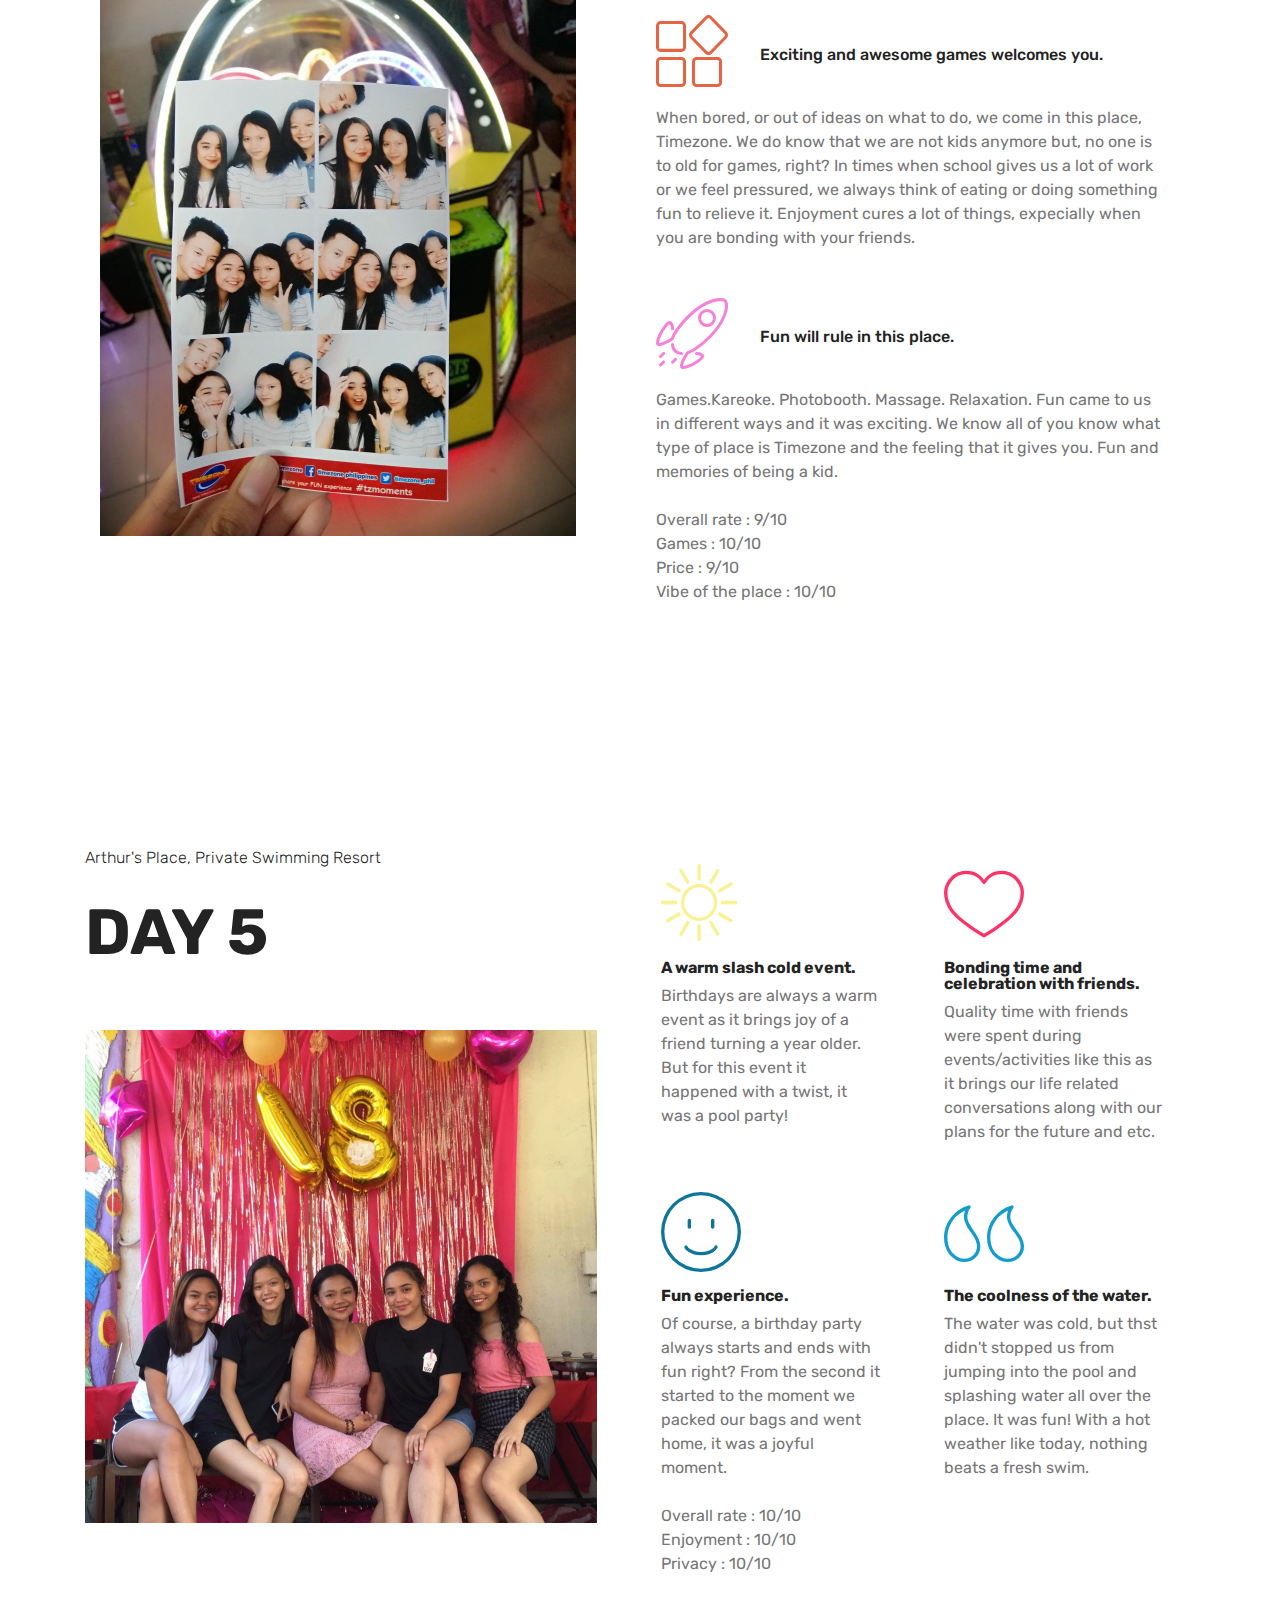
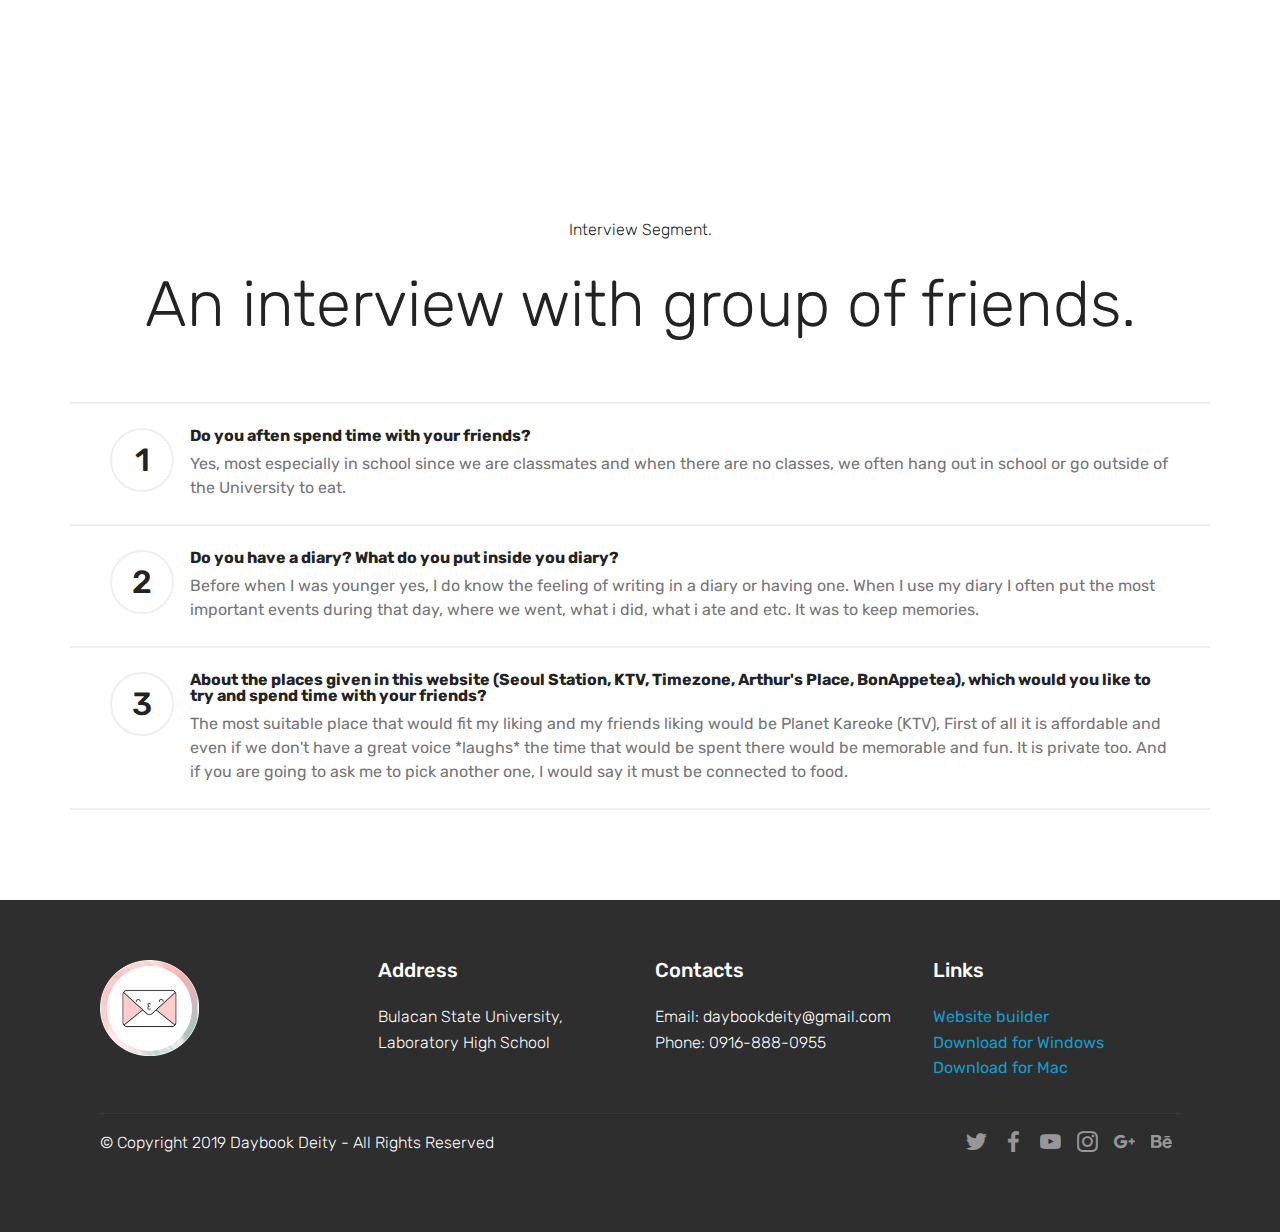
<file: page3.html>
<!DOCTYPE html>
<html  >
<head>
  <!-- Site made with Mobirise Website Builder v4.11.6, https://mobirise.com -->
  <meta charset="UTF-8">
  <meta http-equiv="X-UA-Compatible" content="IE=edge">
  <meta name="generator" content="Mobirise v4.11.6, mobirise.com">
  <meta name="viewport" content="width=device-width, initial-scale=1, minimum-scale=1">
  <link rel="shortcut icon" href="assets/images/picsart-11-29-01.38.48-236x230.png" type="image/x-icon">
  <meta name="description" content="">
  
  <title>Start Now</title>
  <link rel="stylesheet" href="assets/web/assets/mobirise-icons/mobirise-icons.css">
  <link rel="stylesheet" href="assets/bootstrap/css/bootstrap.min.css">
  <link rel="stylesheet" href="assets/bootstrap/css/bootstrap-grid.min.css">
  <link rel="stylesheet" href="assets/bootstrap/css/bootstrap-reboot.min.css">
  <link rel="stylesheet" href="assets/socicon/css/styles.css">
  <link rel="stylesheet" href="assets/tether/tether.min.css">
  <link rel="stylesheet" href="assets/dropdown/css/style.css">
  <link rel="stylesheet" href="assets/theme/css/style.css">
  <link rel="preload" as="style" href="assets/mobirise/css/mbr-additional.css"><link rel="stylesheet" href="assets/mobirise/css/mbr-additional.css" type="text/css">
  
  
  
</head>
<body>
  <section class="menu cid-rJce5wZpdk" once="menu" id="menu1-h">

    

    <nav class="navbar navbar-expand beta-menu navbar-dropdown align-items-center navbar-fixed-top navbar-toggleable-sm bg-color transparent">
        <button class="navbar-toggler navbar-toggler-right" type="button" data-toggle="collapse" data-target="#navbarSupportedContent" aria-controls="navbarSupportedContent" aria-expanded="false" aria-label="Toggle navigation">
            <div class="hamburger">
                <span></span>
                <span></span>
                <span></span>
                <span></span>
            </div>
        </button>
        <div class="menu-logo">
            <div class="navbar-brand">
                <span class="navbar-logo">
                    <a href="https://mobirise.com">
                         <img src="assets/images/picsart-11-29-01.38.48-236x230.png" alt="Mobirise" title="" style="height: 3.8rem;">
                    </a>
                </span>
                <span class="navbar-caption-wrap"><a class="navbar-caption text-white display-4" href="https://mobirise.com">DAYBOOK &nbsp;DEITY</a></span>
            </div>
        </div>
        <div class="collapse navbar-collapse" id="navbarSupportedContent">
            <ul class="navbar-nav nav-dropdown nav-right" data-app-modern-menu="true"><li class="nav-item">
                    <a class="nav-link link text-white display-1" href="https://mobirise.com">
                        </a>
                </li>
                <li class="nav-item"><a class="nav-link link text-white display-1" href="index.html"><span class="mbri-home mbr-iconfont mbr-iconfont-btn" style="font-size: 22px;"></span>
                        Home &nbsp; &nbsp; &nbsp; &nbsp; &nbsp; &nbsp; &nbsp; &nbsp; &nbsp; &nbsp;&nbsp;</a></li><li class="nav-item"><a class="nav-link link text-white display-1" href="page1.html">Pictures &amp;<br>Videos &nbsp; &nbsp; &nbsp; &nbsp; &nbsp; &nbsp; &nbsp; &nbsp; &nbsp; &nbsp;</a></li><li class="nav-item"><a class="nav-link link text-white display-1" href="page4.html"><span class="mbri-hearth mbr-iconfont mbr-iconfont-btn" style="font-size: 22px;"></span>
                        
                        About Us
                    </a></li></ul>
            
        </div>
    </nav>
</section>

<section class="engine"><a href="https://mobirise.info/y">free html website templates</a></section><section class="cid-rKXFzqsQzv" id="video3-1i">

    
    
    <figure class="mbr-figure align-center container">
        <div class="video-block" style="width: 80%;">
            <div><iframe class="mbr-embedded-video" src="https://www.youtube.com/embed/s7SOadN4_KI?rel=0&amp;amp;showinfo=0&amp;autoplay=1&amp;loop=1&amp;playlist=s7SOadN4_KI" width="1280" height="720" frameborder="0" allowfullscreen></iframe></div>
        </div>
    </figure>
</section>

<section class="features11 cid-rJcf8b9eTP" id="features11-n">

    

    

    <div class="container">   
        <div class="col-md-12">
            <div class="media-container-row">
                <div class="mbr-figure m-auto" style="width: 50%;">
                    <img src="assets/images/80975164-585628192224270-746998905601785856-n-952x1269.jpg" alt="Mobirise" title="">
                </div>
                <div class=" align-left aside-content">
                    <h2 class="mbr-title pt-2 mbr-fonts-style display-5"><strong>DAY 1</strong></h2>
                    <div class="mbr-section-text">
                        <p class="mbr-text mb-5 pt-3 mbr-light mbr-fonts-style display-2">
                        As friends, you usually eat and dine at a favorite restaurant right? We are students who often do that. We are food-lovers, but most of the time we manage those craving finacially.&nbsp;</p>
                    </div>

                    <div class="block-content">
                        <div class="card p-3 pr-3">
                            <div class="media">
                                <div class=" align-self-center card-img pb-3">
                                    <span class="mbr-iconfont mbri-hearth" style="color: rgb(255, 51, 102); fill: rgb(255, 51, 102);"></span>
                                </div>     
                                <div class="media-body">
                                    <h4 class="card-title mbr-fonts-style display-7">Seoul Station Korean Barbeque.</h4>
                                </div>
                            </div>                

                            <div class="card-box">
                                <p class="block-text mbr-fonts-style display-7">It is a place where we usually eat and have long talks as we will be the one's cooking our own meal. The team are absolute k-lovers, and that is the reason why this Korean Barbeque resto is one of our faves, but we can't deny, their food is really great too.</p>
                            </div>
                        </div>

                        <div class="card p-3 pr-3">
                            <div class="media">
                                <div class="align-self-center card-img pb-3">
                                    <span class="mbr-iconfont mbri-smile-face" style="color: rgb(247, 237, 74); fill: rgb(247, 237, 74);"></span>
                                </div>     
                                <div class="media-body">
                                    <h4 class="card-title mbr-fonts-style display-7">
                                        Experience a sense of relaxation while eating, eat conversations and a happy stomach!</h4>
                                </div>
                            </div>                

                            <div class="card-box">
                                <p class="block-text mbr-fonts-style display-7">
                                    Cut down the long talk, their food is really good! Although the meals there are not-so-wallet-approved, it is defenitely worth it. The times that we eat here, usually, something great happened or something on the opposite side. I could say that our bonds get stronger, why? &nbsp;because we are cooking each others food.&nbsp;<br><br>Overall rate : 10/10<br>Taste of their food : 10/10<br>Apperance and vibe of restaurant : 10/10<br>Price : 9/10</p>
                            </div>
                        </div>
                    </div>
                </div>
            </div>
        </div> 
    </div>          
</section>

<section class="cid-rKPNn9tKXs" id="image4-15">
    <!-- Block parameters controls (Blue "Gear" panel) -->
    
    <!-- End block parameters -->
    <div class="container images-container">
            <div class="media-container-row" style="width: 80%;">
                <div class="img-item item1" style="width: 177%;">
                    <img src="assets/images/79379383-1017676208625063-2923259367060930560-n-1086x815.jpg" alt="" title="">
                    
                </div>
                <div class="img-item">
                    <img src="assets/images/80033336-447082855985086-375884954946502656-n-626x835.jpeg" alt="" title="">
                    
                </div>
            </div>
    </div>
</section>

<section class="counters2 counters cid-rKPOLjlOnN" id="counters2-16">

    

    

    <div class="container pt-4 mt-2">
        <div class="media-container-row">
            <div class="media-block" style="width: 49%;">
                <h2 class="mbr-section-title pb-3 align-left mbr-fonts-style display-2">Bon Appetea Malolos.</h2>
                <h3 class="mbr-section-subtitle pb-5 align-left mbr-fonts-style display-5"><strong>
                    DAY 2</strong></h3>
                <div class="mbr-figure">
                    <img src="assets/images/img-1092-1024x1820.png" alt="" title="">
                </div>
            </div>
            <div class="cards-block">
                <div class="cards-container">
                    <div class="card px-3 align-left col-12 col-md-6">
                        <div class="panel-item p-3">
                            <div class="card-img pb-3">
                                <span class="mbr-iconfont pr-2 mbri-sun2" style="color: rgb(247, 237, 74); fill: rgb(247, 237, 74);"></span>
                                <h3 class="count py-3 mbr-fonts-style display-2"></h3>
                            </div>
                            <div class="card-text">
                                <h4 class="mbr-content-title mbr-bold mbr-fonts-style display-7">a warm and relaxing place.&nbsp;</h4>
                                <p class="mbr-content-text mbr-fonts-style display-7">BonAppetea has a vibrant setting which soothes and relaxes a person while staying there.&nbsp;</p>
                            </div>
                        </div>
                    </div>
                    <div class="card px-3 align-left col-12 col-md-6">
                        <div class="panel-item p-3">
                            <div class="card-img pb-3">
                                <span class="mbr-iconfont pr-2 mbri-star" style="color: rgb(20, 157, 204); fill: rgb(20, 157, 204);"></span>
                                <h3 class="count py-3 mbr-fonts-style display-2"></h3>
                            </div>
                            <div class="card-text">
                                <h4 class="mbr-content-title mbr-bold mbr-fonts-style display-7">bonding time.</h4>
                                <p class="mbr-content-text mbr-fonts-style display-7">Milktea Stations or Shops are usually arranged for long time talks, meetings and etc. With that being said, bonding time with friends are increased here.</p>
                            </div>
                        </div>
                    </div>
                    <div class="card px-3 align-left col-12 col-md-6">
                        <div class="panel-item p-3">
                            <div class="card-img pb-3">
                                <span class="mbr-iconfont pr-2 mbri-success" style="color: rgb(255, 51, 102); fill: rgb(255, 51, 102);"></span>
                                <h3 class="count py-3 mbr-fonts-style display-2"></h3>
                            </div>
                            <div class="card-text">
                                <h4 class="mbr-content-title mbr-bold mbr-fonts-style display-7">approved for milktea lovers!</h4>
                                <p class="mbr-content-text mbr-fonts-style display-7">We do love the taste of the food and drinks being served in this Milktea Station!<br><br><br><br>Overall Rate : 9/10<br>Taste of their Food : 9/10<br>Appearance and vibe of resto : 10/10<br>Price : 9/10</p>
                            </div>
                        </div>
                    </div>
                    <div class="card px-3 align-left col-12 col-md-6">
                        <div class="panel-item p-3">
                            <div class="card-img pb-3">
                                <span class="mbr-iconfont pr-2 mbri-smile-face" style="color: rgb(242, 140, 140); fill: rgb(242, 140, 140);"></span>
                                <h3 class="count py-3 mbr-fonts-style display-2"></h3>
                            </div>
                            <div class="card-texts">
                                <h4 class="mbr-content-title mbr-bold mbr-fonts-style display-7">satisfaction is on point.</h4>
                                <p class="mbr-content-text mbr-fonts-style display-7">
                                        Out of all the aspects including the place, the food and etc. Bon Appetea delivers quite of a performance.<br><br></p>
                            </div>
                        </div>
                    </div>
                </div>
            </div>
        </div>
    </div>
</section>

<section class="features14 cid-rKPXft1PZf" id="features14-17">
    
    

    
    <div class="container align-center">
        <h2 class="mbr-section-title pb-3 mbr-fonts-style display-2">Planet Kareoke.</h2>
        <h3 class="mbr-section-subtitle pb-5 mbr-fonts-style display-5"><strong>DAY 3</strong></h3>
        <div class="media-container-column">
            <div class="row justify-content-center">
                <div class="card p-4 col-12 col-md-6 col-lg-4">
                    <div class="media pb-3">
                        <div class="card-img align-self-center">
                            <span class="mbr-iconfont mbri-bootstrap" style="color: rgb(252, 161, 124); fill: rgb(252, 161, 124);"></span>
                        </div>
                        <div class="media-body">
                            <h4 class="card-title py-2 align-left mbr-fonts-style display-7">B is for Bonding.</h4>
                        </div>
                    </div>                
                    <div class="card-box align-left">
                        <p class="mbr-text mbr-fonts-style display-7">
                           When all of us just want to have a great time together and want fun to lead our way for that specific day, we often go to this particular place. Although we are singing and the volume inside the room is loud, we still get that quality time we all deserved.</p>
                    </div>
                </div>

                <div class="card p-4 col-12 col-md-6 col-lg-4">
                <div class="media pb-3">
                    <div class="card-img align-self-center">
                        <span class="mbr-iconfont mbri-home" style="color: rgb(163, 209, 81); fill: rgb(163, 209, 81);"></span>
                    </div>
                    <div class="media-body">
                        <h4 class="card-title py-2 align-left mbr-fonts-style display-7">Get away from reality.</h4>
                    </div>
                </div>
                    <div class="card-box align-left">
                        <p class="mbr-text mbr-fonts-style display-7">
                            This is a private place where we can really bond and of course, showcase our extraordinary talent to our beloved friends. When stressed? we go here. When feeling down? we sing here to break it all out. We need to have a little break? we spend time with each other to empty our heartaches anf fill them up with enjoyment.&nbsp;<br><br>Overall rate : 9/10<br>Space : 8/10<br>Enjoyment : 10/10<br>Privacy : 10/10<br>Price : 10/10</p>
                    </div>
                </div>

                <div class="card p-4 col-12 col-md-6 col-lg-4">
                <div class="media pb-3">
                    <div class="card-img align-self-center">
                        <span class="mbr-iconfont mbri-magic-stick" style="color: rgb(122, 207, 228); fill: rgb(122, 207, 228);"></span>
                    </div>
                    <div class="media-body">
                        <h4 class="card-title py-2 align-left mbr-fonts-style display-7">Pleasure and relaxation can come from singing.</h4>
                    </div>
                </div>
                    <div class="card-box align-left">
                        <p class="mbr-text mbr-fonts-style display-7">
                           Singing, the most wonderful talent of each and everyone of us. Altough sometimes we sing out of tune, or too loud or just laugh all the way through, we support one another like what we do in out daily lives. We sing our way through our problems and struggles. We sing to get through the day. We sing for fun. We sing to relax.&nbsp;<br><br><br></p>
                    </div>
                </div>

                
            </div>
            <div class="media-container-row image-row">
                <div class="mbr-figure" style="width: 60%;">
                    <img src="assets/images/68253290-2079792568980988-3604702915513548800-n-1280x960.jpg" alt="Mobirise" title="">
                </div>
            </div>
        </div>
    </div>
</section>

<section class="features11 cid-rKPXCWikg8" id="features11-18">

    

    

    <div class="container">   
        <div class="col-md-12">
            <div class="media-container-row">
                <div class="mbr-figure m-auto" style="width: 50%;">
                    <img src="assets/images/80434305-580841369399001-4552833885456564224-n-952x1269.jpg" alt="Mobirise" title="">
                </div>
                <div class=" align-left aside-content">
                    <h2 class="mbr-title pt-2 mbr-fonts-style display-2">Timezone.</h2>
                    <div class="mbr-section-text">
                        <p class="mbr-text mb-5 pt-3 mbr-light mbr-fonts-style display-5"><strong>DAY 4</strong></p>
                    </div>

                    <div class="block-content">
                        <div class="card p-3 pr-3">
                            <div class="media">
                                <div class=" align-self-center card-img pb-3">
                                    <span class="mbr-iconfont mbri-extension" style="color: rgb(228, 100, 70); fill: rgb(228, 100, 70);"></span>
                                </div>     
                                <div class="media-body">
                                    <h4 class="card-title mbr-fonts-style display-7">Exciting and awesome games welcomes you.</h4>
                                </div>
                            </div>                

                            <div class="card-box">
                                <p class="block-text mbr-fonts-style display-7">
                                   When bored, or out of ideas on what to do, we come in this place, Timezone. We do know that we are not kids anymore but, no one is to old for games, right? In times when school gives us a lot of work or we feel pressured, we always think of eating or doing something fun to relieve it. Enjoyment cures a lot of things, expecially when you are bonding with your friends.</p>
                            </div>
                        </div>

                        <div class="card p-3 pr-3">
                            <div class="media">
                                <div class="align-self-center card-img pb-3">
                                    <span class="mbr-iconfont mbri-rocket" style="color: rgb(245, 130, 214); fill: rgb(245, 130, 214);"></span>
                                </div>     
                                <div class="media-body">
                                    <h4 class="card-title mbr-fonts-style display-7">Fun will rule in this place.</h4>
                                </div>
                            </div>                

                            <div class="card-box">
                                <p class="block-text mbr-fonts-style display-7">
                                    Games.Kareoke. Photobooth. Massage. Relaxation. Fun came to us in different ways and it was exciting. We know all of you know what type of place is Timezone and the feeling that it gives you. Fun and memories of being a kid.&nbsp;<br><br>Overall rate : 9/10<br>Games : 10/10<br>Price : 9/10<br>Vibe of the place : 10/10</p>
                            </div>
                        </div>
                    </div>
                </div>
            </div>
        </div> 
    </div>          
</section>

<section class="counters2 counters cid-rKPYclESVn" id="counters2-1c">

    

    

    <div class="container pt-4 mt-2">
        <div class="media-container-row">
            <div class="media-block" style="width: 49%;">
                <h2 class="mbr-section-title pb-3 align-left mbr-fonts-style display-2">Arthur's Place, Private Swimming Resort</h2>
                <h3 class="mbr-section-subtitle pb-5 align-left mbr-fonts-style display-5"><strong>DAY 5</strong></h3>
                <div class="mbr-figure">
                    <img src="assets/images/78128277-980544505650833-4996569763082665984-n-1-1024x1365.jpeg" alt="" title="">
                </div>
            </div>
            <div class="cards-block">
                <div class="cards-container">
                    <div class="card px-3 align-left col-12 col-md-6">
                        <div class="panel-item p-3">
                            <div class="card-img pb-3">
                                <span class="mbr-iconfont pr-2 mbri-sun2" style="color: rgb(249, 242, 149); fill: rgb(249, 242, 149);"></span>
                                <h3 class="count py-3 mbr-fonts-style display-2"></h3>
                            </div>
                            <div class="card-text">
                                <h4 class="mbr-content-title mbr-bold mbr-fonts-style display-7">A warm slash cold event.</h4>
                                <p class="mbr-content-text mbr-fonts-style display-7">Birthdays are always a warm event as it brings joy of a friend turning a year older. But for this event it happened with a twist, it was a pool party!</p>
                            </div>
                        </div>
                    </div>
                    <div class="card px-3 align-left col-12 col-md-6">
                        <div class="panel-item p-3">
                            <div class="card-img pb-3">
                                <span class="mbr-iconfont pr-2 mbri-hearth" style="color: rgb(255, 51, 102); fill: rgb(255, 51, 102);"></span>
                                <h3 class="count py-3 mbr-fonts-style display-2"></h3>
                            </div>
                            <div class="card-text">
                                <h4 class="mbr-content-title mbr-bold mbr-fonts-style display-7">Bonding time and celebration with friends.</h4>
                                <p class="mbr-content-text mbr-fonts-style display-7">
                                    Quality time with friends were spent during events/activities like this as it brings our life related conversations along with our plans for the future and etc.</p>
                            </div>
                        </div>
                    </div>
                    <div class="card px-3 align-left col-12 col-md-6">
                        <div class="panel-item p-3">
                            <div class="card-img pb-3">
                                <span class="mbr-iconfont pr-2 mbri-smile-face" style="color: rgb(15, 118, 153); fill: rgb(15, 118, 153);"></span>
                                <h3 class="count py-3 mbr-fonts-style display-2"></h3>
                            </div>
                            <div class="card-text">
                                <h4 class="mbr-content-title mbr-bold mbr-fonts-style display-7">Fun experience.</h4>
                                <p class="mbr-content-text mbr-fonts-style display-7">
                                        Of course, a birthday party always starts and ends with fun right? From the second it started to the moment we packed our bags and went home, it was a joyful moment.<br><br>Overall rate : 10/10<br>Enjoyment : 10/10<br>Privacy : 10/10<br></p>
                            </div>
                        </div>
                    </div>
                    <div class="card px-3 align-left col-12 col-md-6">
                        <div class="panel-item p-3">
                            <div class="card-img pb-3">
                                <span class="mbr-iconfont pr-2 mbri-quote-left"></span>
                                <h3 class="count py-3 mbr-fonts-style display-2"></h3>
                            </div>
                            <div class="card-texts">
                                <h4 class="mbr-content-title mbr-bold mbr-fonts-style display-7">The coolness of the water.&nbsp;</h4>
                                <p class="mbr-content-text mbr-fonts-style display-7">
                                        The water was cold, but thst didn't stopped us from jumping into the pool and splashing water all over the place. It was fun! With a hot weather like today, nothing beats a fresh swim.</p>
                            </div>
                        </div>
                    </div>
                </div>
            </div>
        </div>
    </div>
</section>

<section class="counters5 counters cid-rKXB0ULdJx" id="counters5-1h">

    

    

    <div class="container pt-4 mt-2">
        <h2 class="mbr-section-title pb-3 align-center mbr-fonts-style display-2">Interview Segment.</h2>
        <h3 class="mbr-section-subtitle pb-5 align-center mbr-fonts-style display-5">An interview with group of friends.</h3>
        <div class="row justify-content-center">
            <div class="cards-block">
                <div class="cards-container">
                    <div class="card px-3 align-left col-12">
                        <div class="panel-item p-4 d-flex">
                            <div class="card-img pr-3">
                                <h3 class="img-text d-flex align-items-center justify-content-center">
                                    1
                                </h3>
                            </div>
                            <div class="card-text">
                                <h4 class="mbr-content-title mbr-bold mbr-fonts-style display-7">Do you aften spend time with your friends?</h4>
                                <p class="mbr-content-text mbr-fonts-style display-7">Yes, most especially in school since we are classmates and when there are no classes, we often hang out in school or go outside of the University to eat.</p>
                            </div>
                        </div>
                    </div>
                    <div class="card px-3 align-left col-12">
                        <div class="panel-item p-4 d-flex">
                            <div class="card-img pr-3">
                                <h3 class="img-text d-flex align-items-center justify-content-center">
                                    2
                                </h3>
                            </div>
                            <div class="card-text">
                                <h4 class="mbr-content-title mbr-bold mbr-fonts-style display-7">Do you have a diary? What do you put inside you diary?</h4>
                                <p class="mbr-content-text mbr-fonts-style display-7">
                                    Before when I was younger yes, I do know the feeling of writing in a diary or having one. When I use my diary I often put the most important events during that day, where we went, what i did, what i ate and etc. It was to keep memories.&nbsp;</p>
                            </div>
                        </div>
                    </div>
                    <div class="card px-3 align-left col-12">
                        <div class="panel-item p-4 d-flex">
                            <div class="card-img pr-3">
                                <h3 class="img-text d-flex align-items-center justify-content-center">
                                    3
                                </h3>
                            </div>
                            <div class="card-text">
                                <h4 class="mbr-content-title mbr-bold mbr-fonts-style display-7">About the places given in this website (Seoul Station, KTV, Timezone, Arthur's Place, BonAppetea), which would you like to try and spend time with your friends?</h4>
                                <p class="mbr-content-text mbr-fonts-style display-7">
                                    The most suitable place that would fit my liking and my friends liking would be Planet Kareoke (KTV), First of all it is affordable and even if we don't have a great voice *laughs* the time that would be spent there would be memorable and fun. It is private too. And if you are going to ask me to pick another one, I would say it must be connected to food.&nbsp;</p>
                            </div>
                        </div>
                    </div>
                    
                </div>
            </div>
        </div>
    </div>
</section>

<section class="cid-rJce5GFA84" id="footer1-k">

    

    

    <div class="container">
        <div class="media-container-row content text-white">
            <div class="col-12 col-md-3">
                <div class="media-wrap">
                    <a href="https://mobirise.com/">
                        <img src="assets/images/picsart-11-29-01.38.48-192x187.png" alt="Mobirise" title="">
                    </a>
                </div>
            </div>
            <div class="col-12 col-md-3 mbr-fonts-style display-2">
                <h5 class="pb-3">
                    Address
                </h5>
                <p class="mbr-text">Bulacan State University, Laboratory High School</p>
            </div>
            <div class="col-12 col-md-3 mbr-fonts-style display-2">
                <h5 class="pb-3">
                    Contacts
                </h5>
                <p class="mbr-text">
                    Email: daybookdeity@gmail.com&nbsp;<br>Phone: 0916-888-0955<br><br></p>
            </div>
            <div class="col-12 col-md-3 mbr-fonts-style display-7">
                <h5 class="pb-3">
                    Links
                </h5>
                <p class="mbr-text">
                    <a class="text-primary" href="https://mobirise.com/">Website builder</a>
                    <br><a class="text-primary" href="https://mobirise.com/mobirise-free-win.zip">Download for Windows</a>
                    <br><a class="text-primary" href="https://mobirise.com/mobirise-free-mac.zip">Download for Mac</a>
                </p>
            </div>
        </div>
        <div class="footer-lower">
            <div class="media-container-row">
                <div class="col-sm-12">
                    <hr>
                </div>
            </div>
            <div class="media-container-row mbr-white">
                <div class="col-sm-6 copyright">
                    <p class="mbr-text mbr-fonts-style display-2">
                        © Copyright 2019 Daybook Deity - All Rights Reserved
                    </p>
                </div>
                <div class="col-md-6">
                    <div class="social-list align-right">
                        <div class="soc-item">
                            <a href="https://twitter.com/mobirise" target="_blank">
                                <span class="socicon-twitter socicon mbr-iconfont mbr-iconfont-social"></span>
                            </a>
                        </div>
                        <div class="soc-item">
                            <a href="https://www.facebook.com/pages/Mobirise/1616226671953247" target="_blank">
                                <span class="socicon-facebook socicon mbr-iconfont mbr-iconfont-social"></span>
                            </a>
                        </div>
                        <div class="soc-item">
                            <a href="https://www.youtube.com/c/mobirise" target="_blank">
                                <span class="socicon-youtube socicon mbr-iconfont mbr-iconfont-social"></span>
                            </a>
                        </div>
                        <div class="soc-item">
                            <a href="https://instagram.com/mobirise" target="_blank">
                                <span class="socicon-instagram socicon mbr-iconfont mbr-iconfont-social"></span>
                            </a>
                        </div>
                        <div class="soc-item">
                            <a href="https://plus.google.com/u/0/+Mobirise" target="_blank">
                                <span class="socicon-googleplus socicon mbr-iconfont mbr-iconfont-social"></span>
                            </a>
                        </div>
                        <div class="soc-item">
                            <a href="https://www.behance.net/Mobirise" target="_blank">
                                <span class="socicon-behance socicon mbr-iconfont mbr-iconfont-social"></span>
                            </a>
                        </div>
                    </div>
                </div>
            </div>
        </div>
    </div>
</section>


  <script src="assets/web/assets/jquery/jquery.min.js"></script>
  <script src="assets/popper/popper.min.js"></script>
  <script src="assets/bootstrap/js/bootstrap.min.js"></script>
  <script src="assets/tether/tether.min.js"></script>
  <script src="assets/dropdown/js/nav-dropdown.js"></script>
  <script src="assets/dropdown/js/navbar-dropdown.js"></script>
  <script src="assets/touchswipe/jquery.touch-swipe.min.js"></script>
  <script src="assets/viewportchecker/jquery.viewportchecker.js"></script>
  <script src="assets/smoothscroll/smooth-scroll.js"></script>
  <script src="assets/theme/js/script.js"></script>
  
  
</body>
</html>
</file>
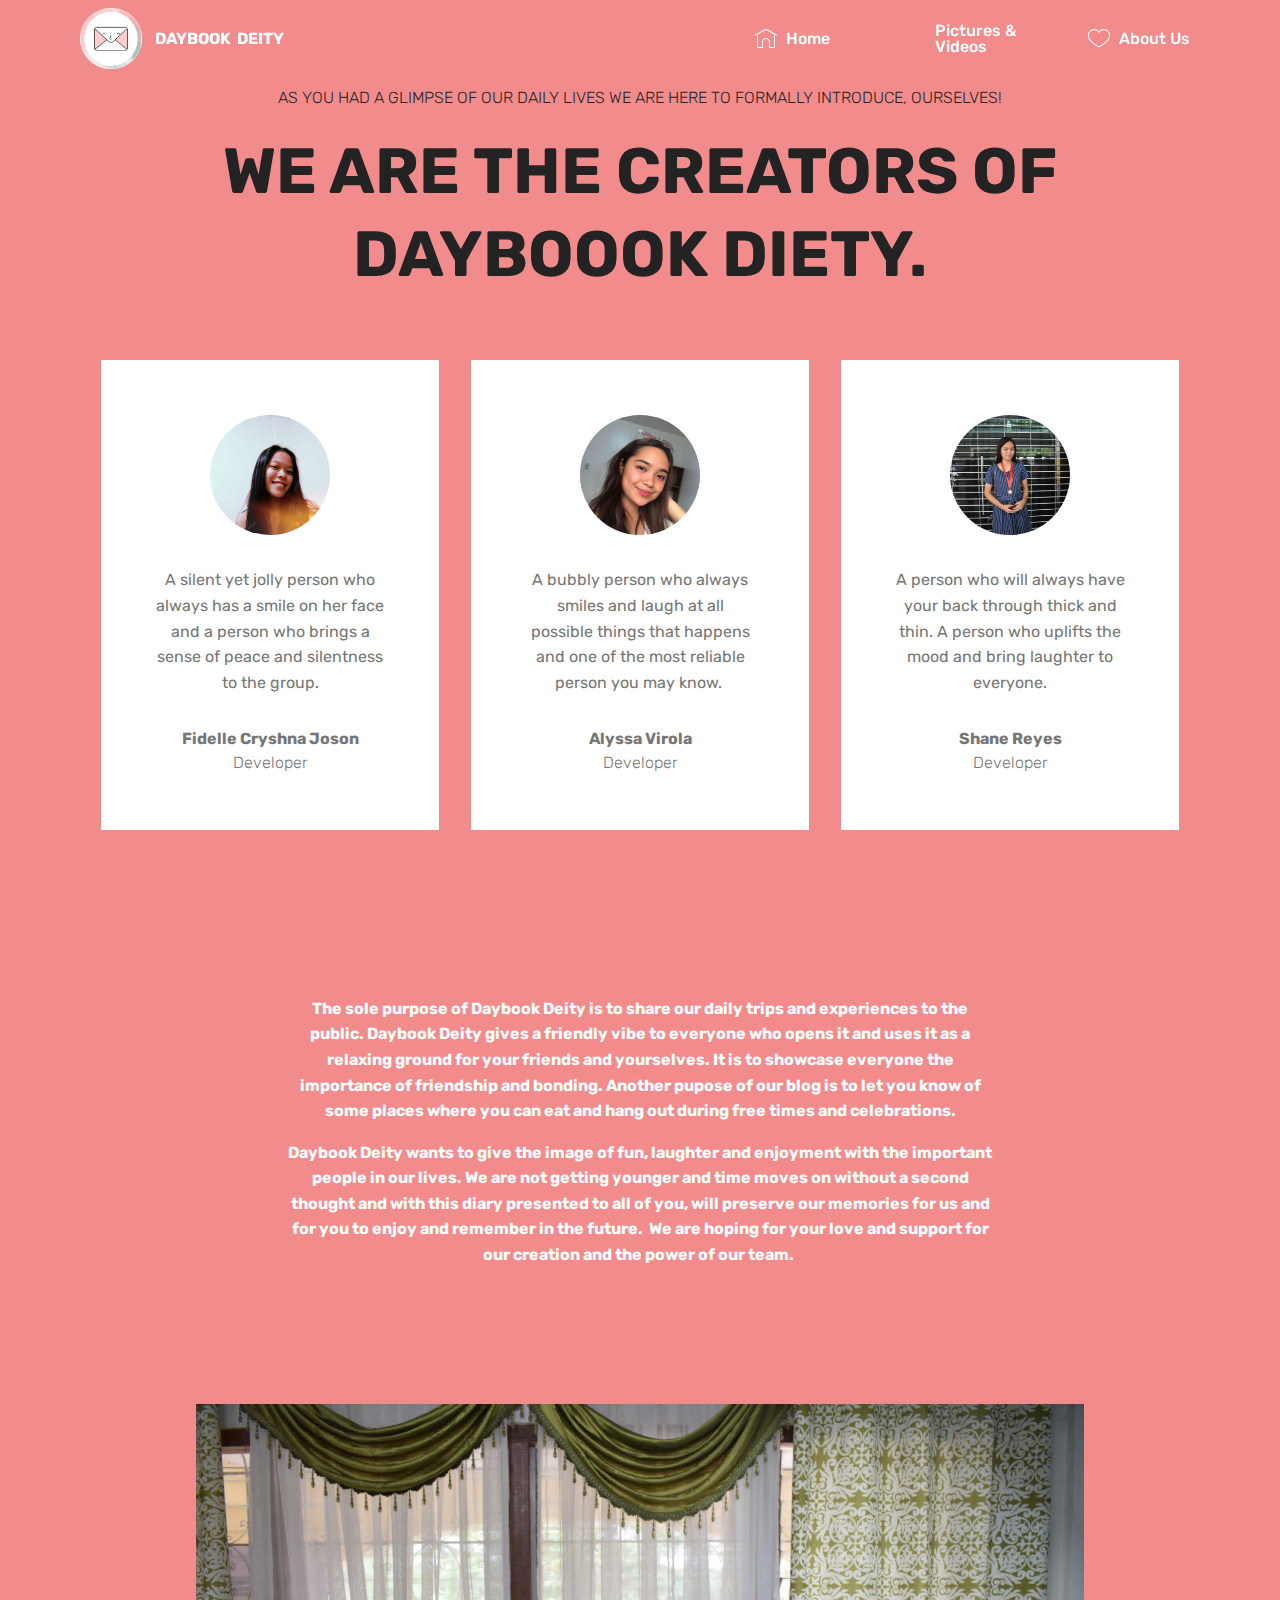
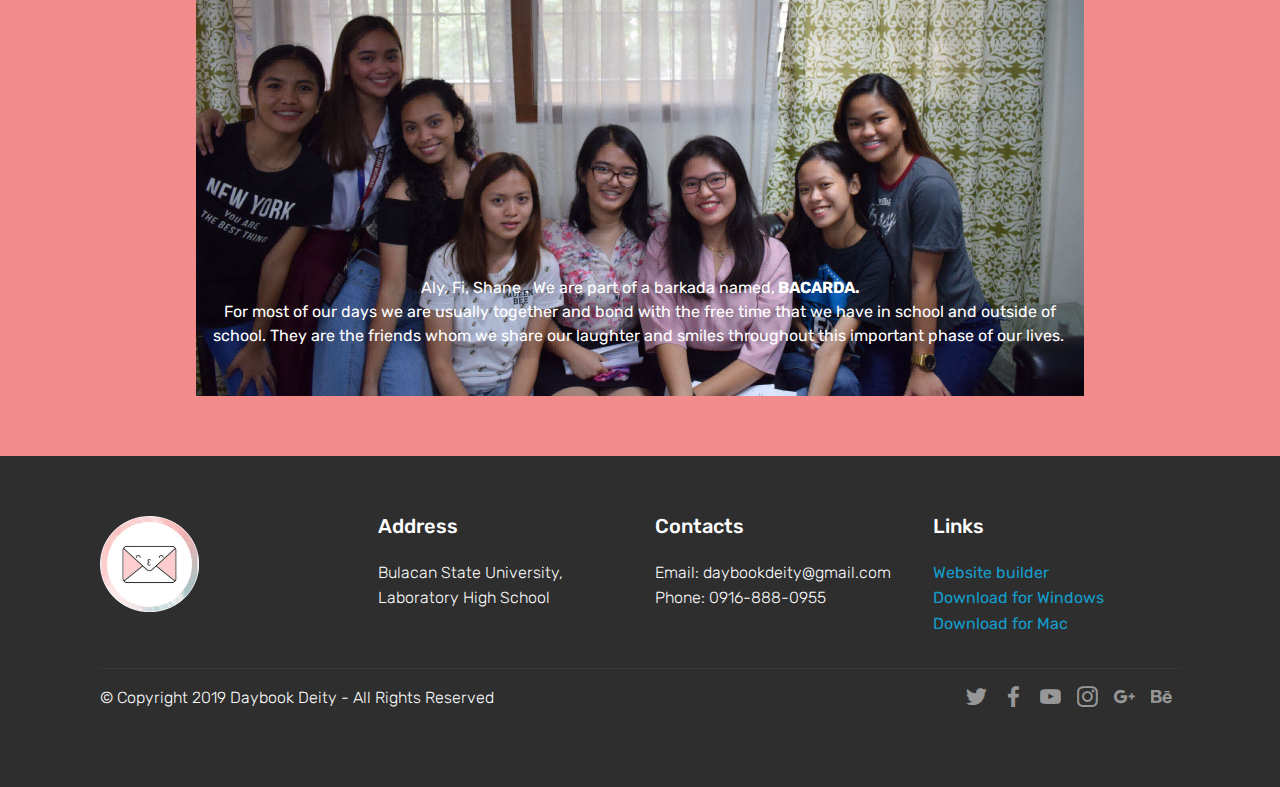
<file: page4.html>
<!DOCTYPE html>
<html  >
<head>
  <!-- Site made with Mobirise Website Builder v4.11.6, https://mobirise.com -->
  <meta charset="UTF-8">
  <meta http-equiv="X-UA-Compatible" content="IE=edge">
  <meta name="generator" content="Mobirise v4.11.6, mobirise.com">
  <meta name="viewport" content="width=device-width, initial-scale=1, minimum-scale=1">
  <link rel="shortcut icon" href="assets/images/picsart-11-29-01.38.48-236x230.png" type="image/x-icon">
  <meta name="description" content="">
  
  <title>About Us</title>
  <link rel="stylesheet" href="assets/web/assets/mobirise-icons/mobirise-icons.css">
  <link rel="stylesheet" href="assets/bootstrap/css/bootstrap.min.css">
  <link rel="stylesheet" href="assets/bootstrap/css/bootstrap-grid.min.css">
  <link rel="stylesheet" href="assets/bootstrap/css/bootstrap-reboot.min.css">
  <link rel="stylesheet" href="assets/tether/tether.min.css">
  <link rel="stylesheet" href="assets/dropdown/css/style.css">
  <link rel="stylesheet" href="assets/socicon/css/styles.css">
  <link rel="stylesheet" href="assets/theme/css/style.css">
  <link rel="preload" as="style" href="assets/mobirise/css/mbr-additional.css"><link rel="stylesheet" href="assets/mobirise/css/mbr-additional.css" type="text/css">
  
  
  
</head>
<body>
  <section class="menu cid-rJcgfNFaIP" once="menu" id="menu1-o">

    

    <nav class="navbar navbar-expand beta-menu navbar-dropdown align-items-center navbar-fixed-top navbar-toggleable-sm bg-color transparent">
        <button class="navbar-toggler navbar-toggler-right" type="button" data-toggle="collapse" data-target="#navbarSupportedContent" aria-controls="navbarSupportedContent" aria-expanded="false" aria-label="Toggle navigation">
            <div class="hamburger">
                <span></span>
                <span></span>
                <span></span>
                <span></span>
            </div>
        </button>
        <div class="menu-logo">
            <div class="navbar-brand">
                <span class="navbar-logo">
                    <a href="https://mobirise.com">
                         <img src="assets/images/picsart-11-29-01.38.48-236x230.png" alt="Mobirise" title="" style="height: 3.8rem;">
                    </a>
                </span>
                <span class="navbar-caption-wrap"><a class="navbar-caption text-white display-4" href="https://mobirise.com">DAYBOOK &nbsp;DEITY</a></span>
            </div>
        </div>
        <div class="collapse navbar-collapse" id="navbarSupportedContent">
            <ul class="navbar-nav nav-dropdown nav-right" data-app-modern-menu="true"><li class="nav-item">
                    <a class="nav-link link text-white display-1" href="https://mobirise.com">
                        </a>
                </li>
                <li class="nav-item"><a class="nav-link link text-white display-1" href="index.html"><span class="mbri-home mbr-iconfont mbr-iconfont-btn" style="font-size: 22px;"></span>
                        Home &nbsp; &nbsp; &nbsp; &nbsp; &nbsp; &nbsp; &nbsp; &nbsp; &nbsp; &nbsp;&nbsp;</a></li><li class="nav-item"><a class="nav-link link text-white display-1" href="page1.html">Pictures &amp;<br>Videos &nbsp; &nbsp; &nbsp; &nbsp; &nbsp; &nbsp; &nbsp; &nbsp; &nbsp; &nbsp;</a></li><li class="nav-item"><a class="nav-link link text-white display-1" href="page4.html"><span class="mbri-hearth mbr-iconfont mbr-iconfont-btn" style="font-size: 22px;"></span>
                        
                        About Us
                    </a></li></ul>
            
        </div>
    </nav>
</section>

<section class="engine"><a href="https://mobirise.info/g">how to build a website</a></section><section class="testimonials1 cid-rJcm1eTxgh" id="testimonials1-10">

    

    
    <div class="container">
        <div class="media-container-row">
            <div class="title col-12 align-center">
                <h2 class="pb-3 mbr-fonts-style display-2">AS YOU HAD A GLIMPSE OF OUR DAILY LIVES WE ARE HERE TO FORMALLY INTRODUCE, OURSELVES!</h2>
                <h3 class="mbr-section-subtitle mbr-light pb-3 mbr-fonts-style display-5"><strong>WE ARE THE CREATORS OF DAYBOOOK DIETY.</strong></h3>
            </div>
        </div>
    </div>

    <div class="container pt-3 mt-2">
        <div class="media-container-row">
            <div class="mbr-testimonial p-3 align-center col-12 col-md-6 col-lg-4">
                <div class="panel-item p-3">
                    <div class="card-block">
                        <div class="testimonial-photo">
                            <img src="assets/images/55637137-1193111420849114-4262389432188928000-o-240x239.jpg" alt="" title="">
                        </div>
                        <p class="mbr-text mbr-fonts-style display-7">A silent yet jolly person who always has a smile on her face and a person who brings a sense of peace and silentness to the group.</p>
                    </div>
                    <div class="card-footer">
                        <div class="mbr-author-name mbr-bold mbr-fonts-style display-7">Fidelle Cryshna Joson</div>
                        <small class="mbr-author-desc mbr-italic mbr-light mbr-fonts-style display-7">
                               Developer
                        </small>
                    </div>
                </div>
            </div>

            <div class="mbr-testimonial p-3 align-center col-12 col-md-6 col-lg-4">
                <div class="panel-item p-3">
                    <div class="card-block">
                        <div class="testimonial-photo">
                            <img src="assets/images/57109774-2314411002150903-3115213769190408192-n-240x240.jpg" alt="" title="">
                        </div>
                        <p class="mbr-text mbr-fonts-style display-7">A bubbly person who always smiles and laugh at all possible things that happens and one of the most reliable person you may know.&nbsp;</p>
                    </div>
                    <div class="card-footer">
                        <div class="mbr-author-name mbr-bold mbr-fonts-style display-7">Alyssa Virola</div>
                        <small class="mbr-author-desc mbr-italic mbr-light mbr-fonts-style display-7">
                               Developer
                        </small>
                    </div>
                </div>
            </div>

            <div class="mbr-testimonial p-3 align-center col-12 col-md-6 col-lg-4">
                <div class="panel-item p-3">
                    <div class="card-block">
                        <div class="testimonial-photo">
                            <img src="assets/images/64576304-2681319381896758-152837781322727424-o-240x237.jpg" alt="" title="">
                        </div>
                        <p class="mbr-text mbr-fonts-style display-7">A person who will always have your back through thick and thin. A person who uplifts the mood and bring laughter to everyone.</p>
                    </div>
                    <div class="card-footer">
                        <div class="mbr-author-name mbr-bold mbr-fonts-style display-7">Shane Reyes</div>
                        <small class="mbr-author-desc mbr-italic mbr-light mbr-fonts-style display-7">
                               Developer
                        </small>
                    </div>
                </div>
            </div>

            

            

            
        </div>
    </div>   
</section>

<section class="mbr-section article content1 cid-rJcnvPrizx" id="content1-12">
    
     

    <div class="container">
        <div class="media-container-row">
            <div class="mbr-text col-12 mbr-fonts-style display-7 col-md-8"><p><strong>The sole purpose of Daybook Deity is to share our daily trips and experiences to the public. Daybook Deity gives a friendly vibe to everyone who opens it and uses it as a relaxing ground for your friends and yourselves. It is to showcase everyone the importance of friendship and bonding. Another pupose of our blog is to let you know of some places where you can eat and hang out during free times and celebrations.</strong></p><p><strong> Daybook Deity wants to give the image of fun, laughter and enjoyment with the important people in our lives. We are not getting younger and time moves on without a second thought and with this diary presented to all of you, will preserve our memories for us and for you to enjoy and remember in the future. &nbsp;We are hoping for your love and support for our creation and the power of our team.&nbsp;</strong></p></div>
        </div>
    </div>
</section>

<section class="cid-rKVq9v4ytO" id="image3-1g">

    

    <figure class="mbr-figure container">
            <div class="image-block" style="width: 80%;">
                <img src="assets/images/74666214-280767816200544-5852101027670523904-n-1776x1184.jpg" width="1400" alt="Mobirise" title="">
                <figcaption class="mbr-figure-caption mbr-figure-caption-over">
                    <div class="container pb-5 mbr-white align-center mbr-fonts-style display-7">Aly, Fi, Shane . We are part of a barkada named,<strong> BACARDA.</strong><br>For most of our days we are usually together and bond with the free time that we have in school and outside of school. They are the friends whom we share our laughter and smiles throughout this important phase of our lives.&nbsp;</div>
                </figcaption>
            </div>
    </figure>
</section>

<section class="cid-rJcgfV95Tj" id="footer1-r">

    

    

    <div class="container">
        <div class="media-container-row content text-white">
            <div class="col-12 col-md-3">
                <div class="media-wrap">
                    <a href="https://mobirise.com/">
                        <img src="assets/images/picsart-11-29-01.38.48-192x187.png" alt="Mobirise" title="">
                    </a>
                </div>
            </div>
            <div class="col-12 col-md-3 mbr-fonts-style display-2">
                <h5 class="pb-3">
                    Address
                </h5>
                <p class="mbr-text">Bulacan State University, Laboratory High School</p>
            </div>
            <div class="col-12 col-md-3 mbr-fonts-style display-2">
                <h5 class="pb-3">
                    Contacts
                </h5>
                <p class="mbr-text">
                    Email: daybookdeity@gmail.com&nbsp;<br>Phone: 0916-888-0955<br><br></p>
            </div>
            <div class="col-12 col-md-3 mbr-fonts-style display-7">
                <h5 class="pb-3">
                    Links
                </h5>
                <p class="mbr-text">
                    <a class="text-primary" href="https://mobirise.com/">Website builder</a>
                    <br><a class="text-primary" href="https://mobirise.com/mobirise-free-win.zip">Download for Windows</a>
                    <br><a class="text-primary" href="https://mobirise.com/mobirise-free-mac.zip">Download for Mac</a>
                </p>
            </div>
        </div>
        <div class="footer-lower">
            <div class="media-container-row">
                <div class="col-sm-12">
                    <hr>
                </div>
            </div>
            <div class="media-container-row mbr-white">
                <div class="col-sm-6 copyright">
                    <p class="mbr-text mbr-fonts-style display-2">
                        © Copyright 2019 Daybook Deity - All Rights Reserved
                    </p>
                </div>
                <div class="col-md-6">
                    <div class="social-list align-right">
                        <div class="soc-item">
                            <a href="https://twitter.com/mobirise" target="_blank">
                                <span class="socicon-twitter socicon mbr-iconfont mbr-iconfont-social"></span>
                            </a>
                        </div>
                        <div class="soc-item">
                            <a href="https://www.facebook.com/pages/Mobirise/1616226671953247" target="_blank">
                                <span class="socicon-facebook socicon mbr-iconfont mbr-iconfont-social"></span>
                            </a>
                        </div>
                        <div class="soc-item">
                            <a href="https://www.youtube.com/c/mobirise" target="_blank">
                                <span class="socicon-youtube socicon mbr-iconfont mbr-iconfont-social"></span>
                            </a>
                        </div>
                        <div class="soc-item">
                            <a href="https://instagram.com/mobirise" target="_blank">
                                <span class="socicon-instagram socicon mbr-iconfont mbr-iconfont-social"></span>
                            </a>
                        </div>
                        <div class="soc-item">
                            <a href="https://plus.google.com/u/0/+Mobirise" target="_blank">
                                <span class="socicon-googleplus socicon mbr-iconfont mbr-iconfont-social"></span>
                            </a>
                        </div>
                        <div class="soc-item">
                            <a href="https://www.behance.net/Mobirise" target="_blank">
                                <span class="socicon-behance socicon mbr-iconfont mbr-iconfont-social"></span>
                            </a>
                        </div>
                    </div>
                </div>
            </div>
        </div>
    </div>
</section>


  <script src="assets/web/assets/jquery/jquery.min.js"></script>
  <script src="assets/popper/popper.min.js"></script>
  <script src="assets/bootstrap/js/bootstrap.min.js"></script>
  <script src="assets/tether/tether.min.js"></script>
  <script src="assets/smoothscroll/smooth-scroll.js"></script>
  <script src="assets/dropdown/js/nav-dropdown.js"></script>
  <script src="assets/dropdown/js/navbar-dropdown.js"></script>
  <script src="assets/touchswipe/jquery.touch-swipe.min.js"></script>
  <script src="assets/theme/js/script.js"></script>
  
  
</body>
</html>
</file>
<file: assets/web/assets/mobirise-icons/mobirise-icons.css>
@font-face {
  font-family: 'MobiriseIcons';
  src:  url('mobirise-icons.eot?spat4u');
  src:  url('mobirise-icons.eot?spat4u#iefix') format('embedded-opentype'),
    url('mobirise-icons.ttf?spat4u') format('truetype'),
    url('mobirise-icons.woff?spat4u') format('woff'),
    url('mobirise-icons.svg?spat4u#MobiriseIcons') format('svg');
  font-weight: normal;
  font-style: normal;
  font-display: swap;
}

[class^="mbri-"], [class*=" mbri-"] {
  /* use !important to prevent issues with browser extensions that change fonts */
  font-family: MobiriseIcons !important;
  speak: none;
  font-style: normal;
  font-weight: normal;
  font-variant: normal;
  text-transform: none;
  line-height: 1;

  /* Better Font Rendering =========== */
  -webkit-font-smoothing: antialiased;
  -moz-osx-font-smoothing: grayscale;
}

.mbri-add-submenu:before {
  content: "\e900";
}
.mbri-alert:before {
  content: "\e901";
}
.mbri-align-center:before {
  content: "\e902";
}
.mbri-align-justify:before {
  content: "\e903";
}
.mbri-align-left:before {
  content: "\e904";
}
.mbri-align-right:before {
  content: "\e905";
}
.mbri-android:before {
  content: "\e906";
}
.mbri-apple:before {
  content: "\e907";
}
.mbri-arrow-down:before {
  content: "\e908";
}
.mbri-arrow-next:before {
  content: "\e909";
}
.mbri-arrow-prev:before {
  content: "\e90a";
}
.mbri-arrow-up:before {
  content: "\e90b";
}
.mbri-bold:before {
  content: "\e90c";
}
.mbri-bookmark:before {
  content: "\e90d";
}
.mbri-bootstrap:before {
  content: "\e90e";
}
.mbri-briefcase:before {
  content: "\e90f";
}
.mbri-browse:before {
  content: "\e910";
}
.mbri-bulleted-list:before {
  content: "\e911";
}
.mbri-calendar:before {
  content: "\e912";
}
.mbri-camera:before {
  content: "\e913";
}
.mbri-cart-add:before {
  content: "\e914";
}
.mbri-cart-full:before {
  content: "\e915";
}
.mbri-cash:before {
  content: "\e916";
}
.mbri-change-style:before {
  content: "\e917";
}
.mbri-chat:before {
  content: "\e918";
}
.mbri-clock:before {
  content: "\e919";
}
.mbri-close:before {
  content: "\e91a";
}
.mbri-cloud:before {
  content: "\e91b";
}
.mbri-code:before {
  content: "\e91c";
}
.mbri-contact-form:before {
  content: "\e91d";
}
.mbri-credit-card:before {
  content: "\e91e";
}
.mbri-cursor-click:before {
  content: "\e91f";
}
.mbri-cust-feedback:before {
  content: "\e920";
}
.mbri-database:before {
  content: "\e921";
}
.mbri-delivery:before {
  content: "\e922";
}
.mbri-desktop:before {
  content: "\e923";
}
.mbri-devices:before {
  content: "\e924";
}
.mbri-down:before {
  content: "\e925";
}
.mbri-download:before {
  content: "\e989";
}
.mbri-drag-n-drop:before {
  content: "\e927";
}
.mbri-drag-n-drop2:before {
  content: "\e928";
}
.mbri-edit:before {
  content: "\e929";
}
.mbri-edit2:before {
  content: "\e92a";
}
.mbri-error:before {
  content: "\e92b";
}
.mbri-extension:before {
  content: "\e92c";
}
.mbri-features:before {
  content: "\e92d";
}
.mbri-file:before {
  content: "\e92e";
}
.mbri-flag:before {
  content: "\e92f";
}
.mbri-folder:before {
  content: "\e930";
}
.mbri-gift:before {
  content: "\e931";
}
.mbri-github:before {
  content: "\e932";
}
.mbri-globe:before {
  content: "\e933";
}
.mbri-globe-2:before {
  content: "\e934";
}
.mbri-growing-chart:before {
  content: "\e935";
}
.mbri-hearth:before {
  content: "\e936";
}
.mbri-help:before {
  content: "\e937";
}
.mbri-home:before {
  content: "\e938";
}
.mbri-hot-cup:before {
  content: "\e939";
}
.mbri-idea:before {
  content: "\e93a";
}
.mbri-image-gallery:before {
  content: "\e93b";
}
.mbri-image-slider:before {
  content: "\e93c";
}
.mbri-info:before {
  content: "\e93d";
}
.mbri-italic:before {
  content: "\e93e";
}
.mbri-key:before {
  content: "\e93f";
}
.mbri-laptop:before {
  content: "\e940";
}
.mbri-layers:before {
  content: "\e941";
}
.mbri-left-right:before {
  content: "\e942";
}
.mbri-left:before {
  content: "\e943";
}
.mbri-letter:before {
  content: "\e944";
}
.mbri-like:before {
  content: "\e945";
}
.mbri-link:before {
  content: "\e946";
}
.mbri-lock:before {
  content: "\e947";
}
.mbri-login:before {
  content: "\e948";
}
.mbri-logout:before {
  content: "\e949";
}
.mbri-magic-stick:before {
  content: "\e94a";
}
.mbri-map-pin:before {
  content: "\e94b";
}
.mbri-menu:before {
  content: "\e94c";
}
.mbri-mobile:before {
  content: "\e94d";
}
.mbri-mobile2:before {
  content: "\e94e";
}
.mbri-mobirise:before {
  content: "\e94f";
}
.mbri-more-horizontal:before {
  content: "\e950";
}
.mbri-more-vertical:before {
  content: "\e951";
}
.mbri-music:before {
  content: "\e952";
}
.mbri-new-file:before {
  content: "\e953";
}
.mbri-numbered-list:before {
  content: "\e954";
}
.mbri-opened-folder:before {
  content: "\e955";
}
.mbri-pages:before {
  content: "\e956";
}
.mbri-paper-plane:before {
  content: "\e957";
}
.mbri-paperclip:before {
  content: "\e958";
}
.mbri-photo:before {
  content: "\e959";
}
.mbri-photos:before {
  content: "\e95a";
}
.mbri-pin:before {
  content: "\e95b";
}
.mbri-play:before {
  content: "\e95c";
}
.mbri-plus:before {
  content: "\e95d";
}
.mbri-preview:before {
  content: "\e95e";
}
.mbri-print:before {
  content: "\e95f";
}
.mbri-protect:before {
  content: "\e960";
}
.mbri-question:before {
  content: "\e961";
}
.mbri-quote-left:before {
  content: "\e962";
}
.mbri-quote-right:before {
  content: "\e963";
}
.mbri-refresh:before {
  content: "\e964";
}
.mbri-responsive:before {
  content: "\e965";
}
.mbri-right:before {
  content: "\e966";
}
.mbri-rocket:before {
  content: "\e967";
}
.mbri-sad-face:before {
  content: "\e968";
}
.mbri-sale:before {
  content: "\e969";
}
.mbri-save:before {
  content: "\e96a";
}
.mbri-search:before {
  content: "\e96b";
}
.mbri-setting:before {
  content: "\e96c";
}
.mbri-setting2:before {
  content: "\e96d";
}
.mbri-setting3:before {
  content: "\e96e";
}
.mbri-share:before {
  content: "\e96f";
}
.mbri-shopping-bag:before {
  content: "\e970";
}
.mbri-shopping-basket:before {
  content: "\e971";
}
.mbri-shopping-cart:before {
  content: "\e972";
}
.mbri-sites:before {
  content: "\e973";
}
.mbri-smile-face:before {
  content: "\e974";
}
.mbri-speed:before {
  content: "\e975";
}
.mbri-star:before {
  content: "\e976";
}
.mbri-success:before {
  content: "\e977";
}
.mbri-sun:before {
  content: "\e978";
}
.mbri-sun2:before {
  content: "\e979";
}
.mbri-tablet:before {
  content: "\e97a";
}
.mbri-tablet-vertical:before {
  content: "\e97b";
}
.mbri-target:before {
  content: "\e97c";
}
.mbri-timer:before {
  content: "\e97d";
}
.mbri-to-ftp:before {
  content: "\e97e";
}
.mbri-to-local-drive:before {
  content: "\e97f";
}
.mbri-touch-swipe:before {
  content: "\e980";
}
.mbri-touch:before {
  content: "\e981";
}
.mbri-trash:before {
  content: "\e982";
}
.mbri-underline:before {
  content: "\e983";
}
.mbri-unlink:before {
  content: "\e984";
}
.mbri-unlock:before {
  content: "\e985";
}
.mbri-up-down:before {
  content: "\e986";
}
.mbri-up:before {
  content: "\e987";
}
.mbri-update:before {
  content: "\e988";
}
.mbri-upload:before {
 content: "\e926"; 
}
.mbri-user:before {
  content: "\e98a";
}
.mbri-user2:before {
  content: "\e98b";
}
.mbri-users:before {
  content: "\e98c";
}
.mbri-video:before {
  content: "\e98d";
}
.mbri-video-play:before {
  content: "\e98e";
}
.mbri-watch:before {
  content: "\e98f";
}
.mbri-website-theme:before {
  content: "\e990";
}
.mbri-wifi:before {
  content: "\e991";
}
.mbri-windows:before {
  content: "\e992";
}
.mbri-zoom-out:before {
  content: "\e993";
}
.mbri-redo:before {
  content: "\e994";
}
.mbri-undo:before {
  content: "\e995";
}
</file>
<file: assets/socicon/css/styles.css>
@charset "UTF-8";

@font-face {
  font-family: "socicon";
  src:url("../fonts/socicon.eot");
  src:url("../fonts/socicon.eot?#iefix") format("embedded-opentype"),
    url("../fonts/socicon.woff") format("woff"),
    url("../fonts/socicon.ttf") format("truetype"),
    url("../fonts/socicon.svg#socicon") format("svg");
  font-weight: normal;
  font-style: normal;
  font-display:swap;
}

[data-icon]:before {
  font-family: "socicon" !important;
  content: attr(data-icon);
  font-style: normal !important;
  font-weight: normal !important;
  font-variant: normal !important;
  text-transform: none !important;
  speak: none;
  line-height: 1;
  -webkit-font-smoothing: antialiased;
  -moz-osx-font-smoothing: grayscale;
}

[class^="socicon-"]:before,
[class*=" socicon-"]:before {
  font-family: "socicon" !important;
  font-style: normal !important;
  font-weight: normal !important;
  font-variant: normal !important;
  text-transform: none !important;
  speak: none;
  line-height: 1;
  -webkit-font-smoothing: antialiased;
  -moz-osx-font-smoothing: grayscale;
}

.socicon-modelmayhem:before {
  content: "\e000";
}
.socicon-mixcloud:before {
  content: "\e001";
}
.socicon-drupal:before {
  content: "\e002";
}
.socicon-swarm:before {
  content: "\e003";
}
.socicon-istock:before {
  content: "\e004";
}
.socicon-yammer:before {
  content: "\e005";
}
.socicon-ello:before {
  content: "\e006";
}
.socicon-stackoverflow:before {
  content: "\e007";
}
.socicon-persona:before {
  content: "\e008";
}
.socicon-triplej:before {
  content: "\e009";
}
.socicon-houzz:before {
  content: "\e00a";
}
.socicon-rss:before {
  content: "\e00b";
}
.socicon-paypal:before {
  content: "\e00c";
}
.socicon-odnoklassniki:before {
  content: "\e00d";
}
.socicon-airbnb:before {
  content: "\e00e";
}
.socicon-periscope:before {
  content: "\e00f";
}
.socicon-outlook:before {
  content: "\e010";
}
.socicon-coderwall:before {
  content: "\e011";
}
.socicon-tripadvisor:before {
  content: "\e012";
}
.socicon-appnet:before {
  content: "\e013";
}
.socicon-goodreads:before {
  content: "\e014";
}
.socicon-tripit:before {
  content: "\e015";
}
.socicon-lanyrd:before {
  content: "\e016";
}
.socicon-slideshare:before {
  content: "\e017";
}
.socicon-buffer:before {
  content: "\e018";
}
.socicon-disqus:before {
  content: "\e019";
}
.socicon-vkontakte:before {
  content: "\e01a";
}
.socicon-whatsapp:before {
  content: "\e01b";
}
.socicon-patreon:before {
  content: "\e01c";
}
.socicon-storehouse:before {
  content: "\e01d";
}
.socicon-pocket:before {
  content: "\e01e";
}
.socicon-mail:before {
  content: "\e01f";
}
.socicon-blogger:before {
  content: "\e020";
}
.socicon-technorati:before {
  content: "\e021";
}
.socicon-reddit:before {
  content: "\e022";
}
.socicon-dribbble:before {
  content: "\e023";
}
.socicon-stumbleupon:before {
  content: "\e024";
}
.socicon-digg:before {
  content: "\e025";
}
.socicon-envato:before {
  content: "\e026";
}
.socicon-behance:before {
  content: "\e027";
}
.socicon-delicious:before {
  content: "\e028";
}
.socicon-deviantart:before {
  content: "\e029";
}
.socicon-forrst:before {
  content: "\e02a";
}
.socicon-play:before {
  content: "\e02b";
}
.socicon-zerply:before {
  content: "\e02c";
}
.socicon-wikipedia:before {
  content: "\e02d";
}
.socicon-apple:before {
  content: "\e02e";
}
.socicon-flattr:before {
  content: "\e02f";
}
.socicon-github:before {
  content: "\e030";
}
.socicon-renren:before {
  content: "\e031";
}
.socicon-friendfeed:before {
  content: "\e032";
}
.socicon-newsvine:before {
  content: "\e033";
}
.socicon-identica:before {
  content: "\e034";
}
.socicon-bebo:before {
  content: "\e035";
}
.socicon-zynga:before {
  content: "\e036";
}
.socicon-steam:before {
  content: "\e037";
}
.socicon-xbox:before {
  content: "\e038";
}
.socicon-windows:before {
  content: "\e039";
}
.socicon-qq:before {
  content: "\e03a";
}
.socicon-douban:before {
  content: "\e03b";
}
.socicon-meetup:before {
  content: "\e03c";
}
.socicon-playstation:before {
  content: "\e03d";
}
.socicon-android:before {
  content: "\e03e";
}
.socicon-snapchat:before {
  content: "\e03f";
}
.socicon-twitter:before {
  content: "\e040";
}
.socicon-facebook:before {
  content: "\e041";
}
.socicon-googleplus:before {
  content: "\e042";
}
.socicon-pinterest:before {
  content: "\e043";
}
.socicon-foursquare:before {
  content: "\e044";
}
.socicon-yahoo:before {
  content: "\e045";
}
.socicon-skype:before {
  content: "\e046";
}
.socicon-yelp:before {
  content: "\e047";
}
.socicon-feedburner:before {
  content: "\e048";
}
.socicon-linkedin:before {
  content: "\e049";
}
.socicon-viadeo:before {
  content: "\e04a";
}
.socicon-xing:before {
  content: "\e04b";
}
.socicon-myspace:before {
  content: "\e04c";
}
.socicon-soundcloud:before {
  content: "\e04d";
}
.socicon-spotify:before {
  content: "\e04e";
}
.socicon-grooveshark:before {
  content: "\e04f";
}
.socicon-lastfm:before {
  content: "\e050";
}
.socicon-youtube:before {
  content: "\e051";
}
.socicon-vimeo:before {
  content: "\e052";
}
.socicon-dailymotion:before {
  content: "\e053";
}
.socicon-vine:before {
  content: "\e054";
}
.socicon-flickr:before {
  content: "\e055";
}
.socicon-500px:before {
  content: "\e056";
}
.socicon-wordpress:before {
  content: "\e058";
}
.socicon-tumblr:before {
  content: "\e059";
}
.socicon-twitch:before {
  content: "\e05a";
}
.socicon-8tracks:before {
  content: "\e05b";
}
.socicon-amazon:before {
  content: "\e05c";
}
.socicon-icq:before {
  content: "\e05d";
}
.socicon-smugmug:before {
  content: "\e05e";
}
.socicon-ravelry:before {
  content: "\e05f";
}
.socicon-weibo:before {
  content: "\e060";
}
.socicon-baidu:before {
  content: "\e061";
}
.socicon-angellist:before {
  content: "\e062";
}
.socicon-ebay:before {
  content: "\e063";
}
.socicon-imdb:before {
  content: "\e064";
}
.socicon-stayfriends:before {
  content: "\e065";
}
.socicon-residentadvisor:before {
  content: "\e066";
}
.socicon-google:before {
  content: "\e067";
}
.socicon-yandex:before {
  content: "\e068";
}
.socicon-sharethis:before {
  content: "\e069";
}
.socicon-bandcamp:before {
  content: "\e06a";
}
.socicon-itunes:before {
  content: "\e06b";
}
.socicon-deezer:before {
  content: "\e06c";
}
.socicon-telegram:before {
  content: "\e06e";
}
.socicon-openid:before {
  content: "\e06f";
}
.socicon-amplement:before {
  content: "\e070";
}
.socicon-viber:before {
  content: "\e071";
}
.socicon-zomato:before {
  content: "\e072";
}
.socicon-draugiem:before {
  content: "\e074";
}
.socicon-endomodo:before {
  content: "\e075";
}
.socicon-filmweb:before {
  content: "\e076";
}
.socicon-stackexchange:before {
  content: "\e077";
}
.socicon-wykop:before {
  content: "\e078";
}
.socicon-teamspeak:before {
  content: "\e079";
}
.socicon-teamviewer:before {
  content: "\e07a";
}
.socicon-ventrilo:before {
  content: "\e07b";
}
.socicon-younow:before {
  content: "\e07c";
}
.socicon-raidcall:before {
  content: "\e07d";
}
.socicon-mumble:before {
  content: "\e07e";
}
.socicon-medium:before {
  content: "\e06d";
}
.socicon-bebee:before {
  content: "\e07f";
}
.socicon-hitbox:before {
  content: "\e080";
}
.socicon-reverbnation:before {
  content: "\e081";
}
.socicon-formulr:before {
  content: "\e082";
}
.socicon-instagram:before {
  content: "\e057";
}
.socicon-battlenet:before {
  content: "\e083";
}
.socicon-chrome:before {
  content: "\e084";
}
.socicon-discord:before {
  content: "\e086";
}
.socicon-issuu:before {
  content: "\e087";
}
.socicon-macos:before {
  content: "\e088";
}
.socicon-firefox:before {
  content: "\e089";
}
.socicon-opera:before {
  content: "\e08d";
}
.socicon-keybase:before {
  content: "\e090";
}
.socicon-alliance:before {
  content: "\e091";
}
.socicon-livejournal:before {
  content: "\e092";
}
.socicon-googlephotos:before {
  content: "\e093";
}
.socicon-horde:before {
  content: "\e094";
}
.socicon-etsy:before {
  content: "\e095";
}
.socicon-zapier:before {
  content: "\e096";
}
.socicon-google-scholar:before {
  content: "\e097";
}
.socicon-researchgate:before {
  content: "\e098";
}
.socicon-wechat:before {
  content: "\e099";
}
.socicon-strava:before {
  content: "\e09a";
}
.socicon-line:before {
  content: "\e09b";
}
.socicon-lyft:before {
  content: "\e09c";
}
.socicon-uber:before {
  content: "\e09d";
}
.socicon-songkick:before {
  content: "\e09e";
}
.socicon-viewbug:before {
  content: "\e09f";
}
.socicon-googlegroups:before {
  content: "\e0a0";
}
.socicon-quora:before {
  content: "\e073";
}
.socicon-diablo:before {
  content: "\e085";
}
.socicon-blizzard:before {
  content: "\e0a1";
}
.socicon-hearthstone:before {
  content: "\e08b";
}
.socicon-heroes:before {
  content: "\e08a";
}
.socicon-overwatch:before {
  content: "\e08c";
}
.socicon-warcraft:before {
  content: "\e08e";
}
.socicon-starcraft:before {
  content: "\e08f";
}
.socicon-beam:before {
  content: "\e0a2";
}
.socicon-curse:before {
  content: "\e0a3";
}
.socicon-player:before {
  content: "\e0a4";
}
.socicon-streamjar:before {
  content: "\e0a5";
}
.socicon-nintendo:before {
  content: "\e0a6";
}
.socicon-hellocoton:before {
  content: "\e0a7";
}
</file>
<file: assets/dropdown/css/style.css>
.navbar-dropdown {
  left: 0;
  padding: 0;
  position: absolute;
  right: 0;
  top: 0;
  transition: all 0.45s ease;
  z-index: 1030;
  background: #282828; }
  .navbar-dropdown .navbar-logo {
    margin-right: 0.8rem;
    transition: margin 0.3s ease-in-out;
    vertical-align: middle; }
    .navbar-dropdown .navbar-logo img {
      height: 3.125rem;
      transition: all 0.3s ease-in-out; }
    .navbar-dropdown .navbar-logo.mbr-iconfont {
      font-size: 3.125rem;
      line-height: 3.125rem; }
  .navbar-dropdown .navbar-caption {
    font-weight: 700;
    white-space: normal;
    vertical-align: -4px;
    line-height: 3.125rem !important; }
    .navbar-dropdown .navbar-caption, .navbar-dropdown .navbar-caption:hover {
      color: inherit;
      text-decoration: none; }
  .navbar-dropdown .mbr-iconfont + .navbar-caption {
    vertical-align: -1px; }
  .navbar-dropdown.navbar-fixed-top {
    position: fixed; }
  .navbar-dropdown .navbar-brand span {
    vertical-align: -4px; }
  .navbar-dropdown.bg-color.transparent {
    background: none; }
  .navbar-dropdown.navbar-short .navbar-brand {
    padding: 0.625rem 0; }
    .navbar-dropdown.navbar-short .navbar-brand span {
      vertical-align: -1px; }
  .navbar-dropdown.navbar-short .navbar-caption {
    line-height: 2.375rem !important;
    vertical-align: -2px; }
  .navbar-dropdown.navbar-short .navbar-logo {
    margin-right: 0.5rem; }
    .navbar-dropdown.navbar-short .navbar-logo img {
      height: 2.375rem; }
    .navbar-dropdown.navbar-short .navbar-logo.mbr-iconfont {
      font-size: 2.375rem;
      line-height: 2.375rem; }
  .navbar-dropdown.navbar-short .mbr-table-cell {
    height: 3.625rem; }
  .navbar-dropdown .navbar-close {
    left: 0.6875rem;
    position: fixed;
    top: 0.75rem;
    z-index: 1000; }
  .navbar-dropdown .hamburger-icon {
    content: "";
    display: inline-block;
    vertical-align: middle;
    width: 16px;
    -webkit-box-shadow: 0 -6px 0 1px #282828,0 0 0 1px #282828,0 6px 0 1px #282828;
    -moz-box-shadow: 0 -6px 0 1px #282828,0 0 0 1px #282828,0 6px 0 1px #282828;
    box-shadow: 0 -6px 0 1px #282828,0 0 0 1px #282828,0 6px 0 1px #282828; }

.dropdown-menu .dropdown-toggle[data-toggle="dropdown-submenu"]::after {
  border-bottom: 0.35em solid transparent;
  border-left: 0.35em solid;
  border-right: 0;
  border-top: 0.35em solid transparent;
  margin-left: 0.3rem; }

.dropdown-menu .dropdown-item:focus {
  outline: 0; }

.nav-dropdown {
  font-size: 0.75rem;
  font-weight: 500;
  height: auto !important; }
  .nav-dropdown .nav-btn {
    padding-left: 1rem; }
  .nav-dropdown .link {
    margin: .667em 1.667em;
    font-weight: 500;
    padding: 0;
    transition: color .2s ease-in-out; }
    .nav-dropdown .link.dropdown-toggle {
      margin-right: 2.583em; }
      .nav-dropdown .link.dropdown-toggle::after {
        margin-left: .25rem;
        border-top: 0.35em solid;
        border-right: 0.35em solid transparent;
        border-left: 0.35em solid transparent;
        border-bottom: 0; }
      .nav-dropdown .link.dropdown-toggle[aria-expanded="true"] {
        margin: 0;
        padding: 0.667em 3.263em  0.667em 1.667em; }
  .nav-dropdown .link::after,
  .nav-dropdown .dropdown-item::after {
    color: inherit; }
  .nav-dropdown .btn {
    font-size: 0.75rem;
    font-weight: 700;
    letter-spacing: 0;
    margin-bottom: 0;
    padding-left: 1.25rem;
    padding-right: 1.25rem; }
  .nav-dropdown .dropdown-menu {
    border-radius: 0;
    border: 0;
    left: 0;
    margin: 0;
    padding-bottom: 1.25rem;
    padding-top: 1.25rem;
    position: relative; }
  .nav-dropdown .dropdown-submenu {
    margin-left: 0.125rem;
    top: 0; }
  .nav-dropdown .dropdown-item {
    font-weight: 500;
    line-height: 2;
    padding: 0.3846em 4.615em 0.3846em 1.5385em;
    position: relative;
    transition: color .2s ease-in-out, background-color .2s ease-in-out; }
    .nav-dropdown .dropdown-item::after {
      margin-top: -0.3077em;
      position: absolute;
      right: 1.1538em;
      top: 50%; }
    .nav-dropdown .dropdown-item:focus, .nav-dropdown .dropdown-item:hover {
      background: none; }

@media (max-width: 767px) {
  .nav-dropdown.navbar-toggleable-sm {
    bottom: 0;
    display: none;
    left: 0;
    overflow-x: hidden;
    position: fixed;
    top: 0;
    transform: translateX(-100%);
    -ms-transform: translateX(-100%);
    -webkit-transform: translateX(-100%);
    width: 18.75rem;
    z-index: 999; } }
.nav-dropdown.navbar-toggleable-xl {
  bottom: 0;
  display: none;
  left: 0;
  overflow-x: hidden;
  position: fixed;
  top: 0;
  transform: translateX(-100%);
  -ms-transform: translateX(-100%);
  -webkit-transform: translateX(-100%);
  width: 18.75rem;
  z-index: 999; }

.nav-dropdown-sm {
  display: block !important;
  overflow-x: hidden;
  overflow: auto;
  padding-top: 3.875rem; }
  .nav-dropdown-sm::after {
    content: "";
    display: block;
    height: 3rem;
    width: 100%; }
  .nav-dropdown-sm.collapse.in ~ .navbar-close {
    display: block !important; }
  .nav-dropdown-sm.collapsing, .nav-dropdown-sm.collapse.in {
    transform: translateX(0);
    -ms-transform: translateX(0);
    -webkit-transform: translateX(0);
    transition: all 0.25s ease-out;
    -webkit-transition: all 0.25s ease-out;
    background: #282828; }
  .nav-dropdown-sm.collapsing[aria-expanded="false"] {
    transform: translateX(-100%);
    -ms-transform: translateX(-100%);
    -webkit-transform: translateX(-100%); }
  .nav-dropdown-sm .nav-item {
    display: block;
    margin-left: 0 !important;
    padding-left: 0; }
  .nav-dropdown-sm .link,
  .nav-dropdown-sm .dropdown-item {
    border-top: 1px dotted rgba(255, 255, 255, 0.1);
    font-size: 0.8125rem;
    line-height: 1.6;
    margin: 0 !important;
    padding: 0.875rem 2.4rem 0.875rem 1.5625rem !important;
    position: relative;
    white-space: normal; }
    .nav-dropdown-sm .link:focus, .nav-dropdown-sm .link:hover,
    .nav-dropdown-sm .dropdown-item:focus,
    .nav-dropdown-sm .dropdown-item:hover {
      background: rgba(0, 0, 0, 0.2) !important;
      color: #c0a375; }
  .nav-dropdown-sm .nav-btn {
    position: relative;
    padding: 1.5625rem 1.5625rem 0 1.5625rem; }
    .nav-dropdown-sm .nav-btn::before {
      border-top: 1px dotted rgba(255, 255, 255, 0.1);
      content: "";
      left: 0;
      position: absolute;
      top: 0;
      width: 100%; }
    .nav-dropdown-sm .nav-btn + .nav-btn {
      padding-top: 0.625rem; }
      .nav-dropdown-sm .nav-btn + .nav-btn::before {
        display: none; }
  .nav-dropdown-sm .btn {
    padding: 0.625rem 0; }
  .nav-dropdown-sm .dropdown-toggle[data-toggle="dropdown-submenu"]::after {
    margin-left: .25rem;
    border-top: 0.35em solid;
    border-right: 0.35em solid transparent;
    border-left: 0.35em solid transparent;
    border-bottom: 0; }
  .nav-dropdown-sm .dropdown-toggle[data-toggle="dropdown-submenu"][aria-expanded="true"]::after {
    border-top: 0;
    border-right: 0.35em solid transparent;
    border-left: 0.35em solid transparent;
    border-bottom: 0.35em solid; }
  .nav-dropdown-sm .dropdown-menu {
    margin: 0;
    padding: 0;
    position: relative;
    top: 0;
    left: 0;
    width: 100%;
    border: 0;
    float: none;
    border-radius: 0;
    background: none; }
  .nav-dropdown-sm .dropdown-submenu {
    left: 100%;
    margin-left: 0.125rem;
    margin-top: -1.25rem;
    top: 0; }

.navbar-toggleable-sm .nav-dropdown .dropdown-menu {
  position: absolute; }

.navbar-toggleable-sm .nav-dropdown .dropdown-submenu {
  left: 100%;
  margin-left: 0.125rem;
  margin-top: -1.25rem;
  top: 0; }

.navbar-toggleable-sm.opened .nav-dropdown .dropdown-menu {
  position: relative; }

.navbar-toggleable-sm.opened .nav-dropdown .dropdown-submenu {
  left: 0;
  margin-left: 00rem;
  margin-top: 0rem;
  top: 0; }

.is-builder .nav-dropdown.collapsing {
  transition: none !important; }

/*# sourceMappingURL=style.css.map */
</file>
<file: assets/theme/css/style.css>
/*!
 * Mobirise v4 theme (https://mobirise.com/)
 * Copyright 2017 Mobirise
 */
section {
  background-color: #eeeeee; }

body {
  font-style: normal;
  line-height: 1.5; }

section,
.container,
.container-fluid {
  position: relative;
  word-wrap: break-word; }

a.mbr-iconfont:hover {
  text-decoration: none; }

.article .lead p,
.article .lead ul,
.article .lead ol,
.article .lead pre,
.article .lead blockquote {
  margin-bottom: 0; }

ul,
ol,
pre,
blockquote {
  margin-bottom: 2.3125rem; }

pre {
  background: #f4f4f4;
  padding: 10px 24px;
  white-space: pre-wrap; }

.inactive {
  -webkit-user-select: none;
  -moz-user-select: none;
  -ms-user-select: none;
  user-select: none;
  pointer-events: none;
  -webkit-user-drag: none;
  user-drag: none; }

.mbr-section__comments .row {
  justify-content: center;
  -webkit-justify-content: center; }

a {
  font-style: normal;
  font-weight: 400;
  cursor: pointer; }
  a, a:hover {
    text-decoration: none; }

figure {
  margin-bottom: 0; }

body {
  color: #232323; }

h1,
h2,
h3,
h4,
h5,
h6,
.h1,
.h2,
.h3,
.h4,
.h5,
.h6,
.display-1,
.display-2,
.display-3,
.display-4 {
  line-height: 1;
  word-break: break-word;
  word-wrap: break-word; }

.mbr-section-title {
  font-style: normal;
  line-height: 1.2; }

.mbr-section-subtitle {
  line-height: 1.3; }

.mbr-text {
  font-style: normal;
  line-height: 1.6; }

b,
strong {
  font-weight: bold; }

blockquote {
  padding: 10px 0 10px 20px;
  position: relative;
  border-left: 2px solid;
  border-color: #ff3366; }

input:-webkit-autofill, input:-webkit-autofill:hover, input:-webkit-autofill:focus, input:-webkit-autofill:active {
  transition-delay: 9999s;
  transition-property: background-color, color; }

textarea[type='hidden'] {
  display: none; }

body {
  position: relative; }

section {
  background-position: 50% 50%;
  background-repeat: no-repeat;
  background-size: cover; }
  section .mbr-background-video,
  section .mbr-background-video-preview {
    position: absolute;
    bottom: 0;
    left: 0;
    right: 0;
    top: 0; }

.hidden {
  visibility: hidden; }

.mbr-z-index20 {
  z-index: 20; }

/*! Base colors */
.mbr-white {
  color: #ffffff; }

.mbr-black {
  color: #000000; }

.mbr-bg-white {
  background-color: #ffffff; }

.mbr-bg-black {
  background-color: #000000; }

/*! Text-aligns */
.align-left {
  text-align: left; }

.align-center {
  text-align: center; }

.align-right {
  text-align: right; }

@media (max-width: 767px) {
  .align-left,
  .align-center,
  .align-right,
  .mbr-section-btn,
  .mbr-section-title {
    text-align: center; } }
/*! Font-weight  */
.mbr-light {
  font-weight: 300; }

.mbr-regular {
  font-weight: 400; }

.mbr-semibold {
  font-weight: 500; }

.mbr-bold {
  font-weight: 700; }

/*! Media  */
.media-size-item {
  -webkit-flex: 1 1 auto;
  -moz-flex: 1 1 auto;
  -ms-flex: 1 1 auto;
  -o-flex: 1 1 auto;
  flex: 1 1 auto; }

.media-content {
  -webkit-flex-basis: 100%;
  flex-basis: 100%; }

.media-container-row {
  display: -ms-flexbox;
  display: -webkit-flex;
  display: flex;
  -webkit-flex-direction: row;
  -ms-flex-direction: row;
  flex-direction: row;
  -webkit-flex-wrap: wrap;
  -ms-flex-wrap: wrap;
  flex-wrap: wrap;
  -webkit-justify-content: center;
  -ms-flex-pack: center;
  justify-content: center;
  -webkit-align-content: center;
  -ms-flex-line-pack: center;
  align-content: center;
  -webkit-align-items: start;
  -ms-flex-align: start;
  align-items: start; }
  .media-container-row .media-size-item {
    width: 400px; }

.media-container-column {
  display: -ms-flexbox;
  display: -webkit-flex;
  display: flex;
  -webkit-flex-direction: column;
  -ms-flex-direction: column;
  flex-direction: column;
  -webkit-flex-wrap: wrap;
  -ms-flex-wrap: wrap;
  flex-wrap: wrap;
  -webkit-justify-content: center;
  -ms-flex-pack: center;
  justify-content: center;
  -webkit-align-content: center;
  -ms-flex-line-pack: center;
  align-content: center;
  -webkit-align-items: stretch;
  -ms-flex-align: stretch;
  align-items: stretch; }
  .media-container-column > * {
    width: 100%; }

@media (min-width: 992px) {
  .media-container-row {
    -webkit-flex-wrap: nowrap;
    -ms-flex-wrap: nowrap;
    flex-wrap: nowrap; } }
figure {
  overflow: hidden; }

figure[mbr-media-size] {
  transition: width 0.1s; }

.mbr-figure img,
.mbr-figure iframe {
  display: block;
  width: 100%; }

.card {
  background-color: transparent;
  border: none; }

.card-box {
  width: 100%; }

.card-img {
  text-align: center;
  flex-shrink: 0;
  -webkit-flex-shrink: 0; }

.media {
  max-width: 100%;
  margin: 0 auto; }

.mbr-figure {
  -ms-flex-item-align: center;
  -ms-grid-row-align: center;
  -webkit-align-self: center;
  align-self: center; }

.media-container > div {
  max-width: 100%; }

.mbr-figure img,
.card-img img {
  width: 100%; }

@media (max-width: 991px) {
  .media-size-item {
    width: auto !important; }

  .media {
    width: auto; }

  .mbr-figure {
    width: 100% !important; } }
/*! Buttons */
.btn {
  font-weight: 500;
  border-width: 2px;
  font-style: normal;
  letter-spacing: 1px;
  margin: .4rem .8rem;
  white-space: normal;
  -webkit-transition: all .3s ease-in-out;
  -moz-transition: all .3s ease-in-out;
  transition: all .3s ease-in-out;
  display: inline-flex;
  align-items: center;
  justify-content: center;
  word-break: break-word;
  -webkit-align-items: center;
  -webkit-justify-content: center;
  display: -webkit-inline-flex; }

.btn-sm {
  font-weight: 500;
  letter-spacing: 1px;
  -webkit-transition: all .3s ease-in-out;
  -moz-transition: all .3s ease-in-out;
  transition: all .3s ease-in-out; }

.btn-md {
  font-weight: 500;
  letter-spacing: 1px;
  margin: .4rem .8rem !important;
  -webkit-transition: all .3s ease-in-out;
  -moz-transition: all .3s ease-in-out;
  transition: all .3s ease-in-out; }

.btn-lg {
  font-weight: 500;
  letter-spacing: 1px;
  margin: .4rem .8rem !important;
  -webkit-transition: all .3s ease-in-out;
  -moz-transition: all .3s ease-in-out;
  transition: all .3s ease-in-out; }

.mbr-section-btn {
  margin-left: -0.25rem;
  margin-right: -0.25rem;
  font-size: 0; }

nav .mbr-section-btn {
  margin-left: 0rem;
  margin-right: 0rem; }

.btn-form {
  border-radius: 0; }
  .btn-form:hover {
    cursor: pointer; }

/*! Btn icon margin */
.btn .mbr-iconfont,
.btn.btn-sm .mbr-iconfont {
  cursor: pointer;
  margin-right: 0.5rem; }

.btn.btn-md .mbr-iconfont,
.btn.btn-md .mbr-iconfont {
  margin-right: 0.8rem; }

.mbr-regular {
  font-weight: 400; }

.mbr-semibold {
  font-weight: 500; }

.mbr-bold {
  font-weight: 700; }

[type='submit'] {
  -webkit-appearance: none; }

/*! Full-screen */
.mbr-fullscreen .mbr-overlay {
  min-height: 100vh; }

.mbr-fullscreen {
  display: flex;
  display: -webkit-flex;
  display: -moz-flex;
  display: -ms-flex;
  display: -o-flex;
  align-items: center;
  -webkit-align-items: center;
  min-height: 100vh;
  padding-top: 3rem;
  padding-bottom: 3rem; }

/*! Map */
.map {
  height: 25rem;
  position: relative; }
  .map iframe {
    width: 100%;
    height: 100%; }

.mbr-overlay {
  background-color: #000;
  bottom: 0;
  left: 0;
  opacity: .5;
  position: absolute;
  right: 0;
  top: 0;
  z-index: 0;
  pointer-events: none; }

/* Form */
blockquote {
  font-style: italic;
  padding: 10px 0 10px 20px;
  font-size: 1.09rem;
  position: relative;
  border-width: 3px; }

.form-control {
  background-color: #f5f5f5;
  box-shadow: none;
  color: #565656;
  line-height: 1.43;
  min-height: 3.5em;
  padding: 1.07em .5em; }
  .form-control, .form-control:focus {
    border: 1px solid #e8e8e8; }
  .form-active .form-control:invalid {
    border-color: red; }

.form-control-label {
  position: relative;
  cursor: pointer;
  margin-bottom: .357em;
  padding: 0; }

.alert {
  color: #ffffff;
  border-radius: 0;
  border: 0;
  font-size: .875rem;
  line-height: 1.5;
  margin-bottom: 1.875rem;
  padding: 1.25rem;
  position: relative; }
  .alert.alert-form::after {
    background-color: inherit;
    bottom: -7px;
    content: "";
    display: block;
    height: 14px;
    left: 50%;
    margin-left: -7px;
    position: absolute;
    transform: rotate(45deg);
    width: 14px;
    -webkit-transform: rotate(45deg); }

.form-asterisk {
  font-family: initial;
  position: absolute;
  top: -2px;
  font-weight: normal; }

/*! Scroll to top arrow */
#scrollToTop a i:before {
  content: '';
  position: absolute;
  height: 40%;
  top: 25%;
  background: #fff;
  width: 2px;
  left: calc(50% - 1px); }
#scrollToTop a i:after {
  content: '';
  position: absolute;
  display: block;
  border-top: 2px solid #fff;
  border-right: 2px solid #fff;
  width: 40%;
  height: 40%;
  left: 30%;
  bottom: 30%;
  transform: rotate(135deg);
  -webkit-transform: rotate(135deg); }

.mbr-arrow-up {
  bottom: 25px;
  right: 90px;
  position: fixed;
  text-align: right;
  z-index: 5000;
  color: #ffffff;
  font-size: 32px;
  transform: rotate(180deg);
  -webkit-transform: rotate(180deg); }

.mbr-arrow-up a {
  background: rgba(0, 0, 0, 0.2);
  border-radius: 3px;
  color: #fff;
  display: inline-block;
  height: 60px;
  width: 60px;
  outline-style: none !important;
  position: relative;
  text-decoration: none;
  transition: all 0.3s ease-in-out;
  cursor: pointer;
  text-align: center; }
  .mbr-arrow-up a:hover {
    background-color: rgba(0, 0, 0, 0.4); }
  .mbr-arrow-up a i {
    line-height: 60px; }

.mbr-arrow-up-icon {
  display: block;
  color: #fff; }

.mbr-arrow-up-icon::before {
  content: '\203a';
  display: inline-block;
  font-family: serif;
  font-size: 32px;
  line-height: 1;
  font-style: normal;
  position: relative;
  top: 6px;
  left: -4px;
  -webkit-transform: rotate(-90deg);
  transform: rotate(-90deg); }

/*! Arrow Down */
.mbr-arrow {
  position: absolute;
  bottom: 45px;
  left: 50%;
  width: 60px;
  height: 60px;
  cursor: pointer;
  background-color: rgba(80, 80, 80, 0.5);
  border-radius: 50%;
  -webkit-transform: translateX(-50%);
  transform: translateX(-50%); }
  .mbr-arrow > a {
    display: inline-block;
    text-decoration: none;
    outline-style: none;
    -webkit-animation: arrowdown 1.7s ease-in-out infinite;
    animation: arrowdown 1.7s ease-in-out infinite; }
    .mbr-arrow > a > i {
      position: absolute;
      top: -2px;
      left: 15px;
      font-size: 2rem; }

@keyframes arrowdown {
  0% {
    transform: translateY(0px);
    -webkit-transform: translateY(0px); }
  50% {
    transform: translateY(-5px);
    -webkit-transform: translateY(-5px); }
  100% {
    transform: translateY(0px);
    -webkit-transform: translateY(0px); } }
@-webkit-keyframes arrowdown {
  0% {
    transform: translateY(0px);
    -webkit-transform: translateY(0px); }
  50% {
    transform: translateY(-5px);
    -webkit-transform: translateY(-5px); }
  100% {
    transform: translateY(0px);
    -webkit-transform: translateY(0px); } }
@media (max-width: 500px) {
  .mbr-arrow-up {
    left: 50%;
    right: auto;
    transform: translateX(-50%) rotate(180deg);
    -webkit-transform: translateX(-50%) rotate(180deg); } }
/*Gradients animation*/
@keyframes gradient-animation {
  from {
    background-position: 0% 100%;
    animation-timing-function: ease-in-out; }
  to {
    background-position: 100% 0%;
    animation-timing-function: ease-in-out; } }
@-webkit-keyframes gradient-animation {
  from {
    background-position: 0% 100%;
    animation-timing-function: ease-in-out; }
  to {
    background-position: 100% 0%;
    animation-timing-function: ease-in-out; } }
.bg-gradient {
  background-size: 200% 200%;
  animation: gradient-animation 5s infinite alternate;
  -webkit-animation: gradient-animation 5s infinite alternate; }

.menu .navbar-brand {
  display: -webkit-flex; }
  .menu .navbar-brand span {
    display: flex;
    display: -webkit-flex; }
  .menu .navbar-brand .navbar-caption-wrap {
    display: -webkit-flex; }
  .menu .navbar-brand .navbar-logo img {
    display: -webkit-flex; }
@media (min-width: 768px) and (max-width: 1023px) {
  .menu .navbar-toggleable-sm .navbar-nav {
    display: -webkit-box;
    display: -webkit-flex;
    display: -ms-flexbox; } }
@media (max-width: 1023px) {
  .menu .navbar-collapse {
    max-height: 93.5vh; }
    .menu .navbar-collapse.show {
      overflow: auto; } }
@media (min-width: 1024px) {
  .menu .navbar-nav.nav-dropdown {
    display: -webkit-flex; }
  .menu .navbar-toggleable-sm .navbar-collapse {
    display: -webkit-flex !important; }
  .menu .collapsed .navbar-collapse {
    max-height: 93.5vh; }
    .menu .collapsed .navbar-collapse.show {
      overflow: auto; } }
@media (max-width: 767px) {
  .menu .navbar-collapse {
    max-height: 80vh; } }

/* Others*/
.note-check a[data-value=Rubik] {
  font-style: normal; }

.mbr-arrow a {
  color: #ffffff; }

@media (max-width: 767px) {
  .mbr-arrow {
    display: none; } }
.navbar {
  display: -webkit-flex;
  -webkit-flex-wrap: wrap;
  -webkit-align-items: center;
  -webkit-justify-content: space-between; }

.navbar-collapse {
  -webkit-flex-basis: 100%;
  -webkit-flex-grow: 1;
  -webkit-align-items: center; }

.nav-dropdown .link {
  padding: 0.667em 1.667em !important;
  margin: 0 !important; }

.nav {
  display: -webkit-flex;
  -webkit-flex-wrap: wrap; }

.row {
  display: -webkit-flex;
  -webkit-flex-wrap: wrap; }

.justify-content-center {
  -webkit-justify-content: center; }

.form-inline {
  display: -webkit-flex;
  -webkit-flex-flow: row wrap;
  -webkit-align-items: center; }

.card-wrapper {
  -webkit-flex: 1; }

.carousel-control {
  z-index: 10;
  display: -webkit-flex;
  -webkit-align-items: center;
  -webkit-justify-content: center; }

.carousel-controls {
  display: -webkit-flex; }

.media {
  display: -webkit-flex; }

.form-group:focus {
  outline: none; }

.jq-selectbox__select {
  padding: 1.07em 0.5em;
  position: absolute;
  top: 0;
  left: 0;
  width: 100%; }

.jq-selectbox__dropdown {
  position: absolute;
  top: 100% !important;
  left: 0 !important;
  width: 100% !important; }

.jq-selectbox__trigger-arrow {
  transform: translateY(-50%); }

.jq-selectbox li {
  padding: 1.07em 0.5em; }

input[type='range'] {
  padding-left: 0 !important;
  padding-right: 0 !important; }

.modal-dialog,
.modal-content {
  height: 100%; }

.modal-dialog .carousel-inner {
  height: calc(100vh - 1.75rem); }
  @media (max-width: 575px) {
    .modal-dialog .carousel-inner {
      height: calc(100vh - 1rem); } }

.carousel-item {
  text-align: center; }

.carousel-item img {
  margin: auto; }

.navbar-toggler {
  -webkit-align-self: flex-start;
  -ms-flex-item-align: start;
  align-self: flex-start;
  padding: 0.25rem 0.75rem;
  font-size: 1.25rem;
  line-height: 1;
  background: transparent;
  border: 1px solid transparent;
  -webkit-border-radius: 0.25rem;
  border-radius: 0.25rem; }

.navbar-toggler:focus,
.navbar-toggler:hover {
  text-decoration: none; }

.navbar-toggler-icon {
  display: inline-block;
  width: 1.5em;
  height: 1.5em;
  vertical-align: middle;
  content: '';
  background: no-repeat center center;
  -webkit-background-size: 100% 100%;
  -o-background-size: 100% 100%;
  background-size: 100% 100%; }

.navbar-toggler-left {
  position: absolute;
  left: 1rem; }

.navbar-toggler-right {
  position: absolute;
  right: 1rem; }

@media (max-width: 575px) {
  .navbar-toggleable .navbar-nav .dropdown-menu {
    position: static;
    float: none; }

  .navbar-toggleable > .container {
    padding-right: 0;
    padding-left: 0; } }
@media (min-width: 576px) {
  .navbar-toggleable {
    -webkit-box-orient: horizontal;
    -webkit-box-direction: normal;
    -webkit-flex-direction: row;
    -ms-flex-direction: row;
    flex-direction: row;
    -webkit-flex-wrap: nowrap;
    -ms-flex-wrap: nowrap;
    flex-wrap: nowrap;
    -webkit-box-align: center;
    -webkit-align-items: center;
    -ms-flex-align: center;
    align-items: center; }

  .navbar-toggleable .navbar-nav {
    -webkit-box-orient: horizontal;
    -webkit-box-direction: normal;
    -webkit-flex-direction: row;
    -ms-flex-direction: row;
    flex-direction: row; }

  .navbar-toggleable .navbar-nav .nav-link {
    padding-right: 0.5rem;
    padding-left: 0.5rem; }

  .navbar-toggleable > .container {
    display: -webkit-box;
    display: -webkit-flex;
    display: -ms-flexbox;
    display: flex;
    -webkit-flex-wrap: nowrap;
    -ms-flex-wrap: nowrap;
    flex-wrap: nowrap;
    -webkit-box-align: center;
    -webkit-align-items: center;
    -ms-flex-align: center;
    align-items: center; }

  .navbar-toggleable .navbar-collapse {
    display: -webkit-box !important;
    display: -webkit-flex !important;
    display: -ms-flexbox !important;
    display: flex !important;
    width: 100%; }

  .navbar-toggleable .navbar-toggler {
    display: none; } }
@media (max-width: 767px) {
  .navbar-toggleable-sm .navbar-nav .dropdown-menu {
    position: static;
    float: none; }

  .navbar-toggleable-sm > .container {
    padding-right: 0;
    padding-left: 0; } }
@media (min-width: 768px) {
  .navbar-toggleable-sm {
    -webkit-box-orient: horizontal;
    -webkit-box-direction: normal;
    -webkit-flex-direction: row;
    -ms-flex-direction: row;
    flex-direction: row;
    -webkit-flex-wrap: nowrap;
    -ms-flex-wrap: nowrap;
    flex-wrap: nowrap;
    -webkit-box-align: center;
    -webkit-align-items: center;
    -ms-flex-align: center;
    align-items: center; }

  .navbar-toggleable-sm .navbar-nav {
    -webkit-box-orient: horizontal;
    -webkit-box-direction: normal;
    -webkit-flex-direction: row;
    -ms-flex-direction: row;
    flex-direction: row; }

  .navbar-toggleable-sm .navbar-nav .nav-link {
    padding-right: 0.5rem;
    padding-left: 0.5rem; }

  .navbar-toggleable-sm > .container {
    display: -webkit-box;
    display: -webkit-flex;
    display: -ms-flexbox;
    display: flex;
    -webkit-flex-wrap: nowrap;
    -ms-flex-wrap: nowrap;
    flex-wrap: nowrap;
    -webkit-box-align: center;
    -webkit-align-items: center;
    -ms-flex-align: center;
    align-items: center; }

  .navbar-toggleable-sm .navbar-collapse {
    display: none;
    width: 100%; }

  .navbar-toggleable-sm .navbar-toggler {
    display: none; } }
@media (max-width: 1023px) {
  .navbar-toggleable-md .navbar-nav .dropdown-menu {
    position: static;
    float: none; }

  .navbar-toggleable-md > .container {
    padding-right: 0;
    padding-left: 0; } }
@media (min-width: 1024px) {
  .navbar-toggleable-md {
    -webkit-box-orient: horizontal;
    -webkit-box-direction: normal;
    -webkit-flex-direction: row;
    -ms-flex-direction: row;
    flex-direction: row;
    -webkit-flex-wrap: nowrap;
    -ms-flex-wrap: nowrap;
    flex-wrap: nowrap;
    -webkit-box-align: center;
    -webkit-align-items: center;
    -ms-flex-align: center;
    align-items: center; }

  .navbar-toggleable-md .navbar-nav {
    -webkit-box-orient: horizontal;
    -webkit-box-direction: normal;
    -webkit-flex-direction: row;
    -ms-flex-direction: row;
    flex-direction: row; }

  .navbar-toggleable-md .navbar-nav .nav-link {
    padding-right: 0.5rem;
    padding-left: 0.5rem; }

  .navbar-toggleable-md > .container {
    display: -webkit-box;
    display: -webkit-flex;
    display: -ms-flexbox;
    display: flex;
    -webkit-flex-wrap: nowrap;
    -ms-flex-wrap: nowrap;
    flex-wrap: nowrap;
    -webkit-box-align: center;
    -webkit-align-items: center;
    -ms-flex-align: center;
    align-items: center; }

  .navbar-toggleable-md .navbar-collapse {
    display: -webkit-box !important;
    display: -webkit-flex !important;
    display: -ms-flexbox !important;
    display: flex !important;
    width: 100%; }

  .navbar-toggleable-md .navbar-toggler {
    display: none; } }
@media (max-width: 1199px) {
  .navbar-toggleable-lg .navbar-nav .dropdown-menu {
    position: static;
    float: none; }

  .navbar-toggleable-lg > .container {
    padding-right: 0;
    padding-left: 0; } }
@media (min-width: 1200px) {
  .navbar-toggleable-lg {
    -webkit-box-orient: horizontal;
    -webkit-box-direction: normal;
    -webkit-flex-direction: row;
    -ms-flex-direction: row;
    flex-direction: row;
    -webkit-flex-wrap: nowrap;
    -ms-flex-wrap: nowrap;
    flex-wrap: nowrap;
    -webkit-box-align: center;
    -webkit-align-items: center;
    -ms-flex-align: center;
    align-items: center; }

  .navbar-toggleable-lg .navbar-nav {
    -webkit-box-orient: horizontal;
    -webkit-box-direction: normal;
    -webkit-flex-direction: row;
    -ms-flex-direction: row;
    flex-direction: row; }

  .navbar-toggleable-lg .navbar-nav .nav-link {
    padding-right: 0.5rem;
    padding-left: 0.5rem; }

  .navbar-toggleable-lg > .container {
    display: -webkit-box;
    display: -webkit-flex;
    display: -ms-flexbox;
    display: flex;
    -webkit-flex-wrap: nowrap;
    -ms-flex-wrap: nowrap;
    flex-wrap: nowrap;
    -webkit-box-align: center;
    -webkit-align-items: center;
    -ms-flex-align: center;
    align-items: center; }

  .navbar-toggleable-lg .navbar-collapse {
    display: -webkit-box !important;
    display: -webkit-flex !important;
    display: -ms-flexbox !important;
    display: flex !important;
    width: 100%; }

  .navbar-toggleable-lg .navbar-toggler {
    display: none; } }
.navbar-toggleable-xl {
  -webkit-box-orient: horizontal;
  -webkit-box-direction: normal;
  -webkit-flex-direction: row;
  -ms-flex-direction: row;
  flex-direction: row;
  -webkit-flex-wrap: nowrap;
  -ms-flex-wrap: nowrap;
  flex-wrap: nowrap;
  -webkit-box-align: center;
  -webkit-align-items: center;
  -ms-flex-align: center;
  align-items: center; }

.navbar-toggleable-xl .navbar-nav .dropdown-menu {
  position: static;
  float: none; }

.navbar-toggleable-xl > .container {
  padding-right: 0;
  padding-left: 0; }

.navbar-toggleable-xl .navbar-nav {
  -webkit-box-orient: horizontal;
  -webkit-box-direction: normal;
  -webkit-flex-direction: row;
  -ms-flex-direction: row;
  flex-direction: row; }

.navbar-toggleable-xl .navbar-nav .nav-link {
  padding-right: 0.5rem;
  padding-left: 0.5rem; }

.navbar-toggleable-xl > .container {
  display: -webkit-box;
  display: -webkit-flex;
  display: -ms-flexbox;
  display: flex;
  -webkit-flex-wrap: nowrap;
  -ms-flex-wrap: nowrap;
  flex-wrap: nowrap;
  -webkit-box-align: center;
  -webkit-align-items: center;
  -ms-flex-align: center;
  align-items: center; }

.navbar-toggleable-xl .navbar-collapse {
  display: -webkit-box !important;
  display: -webkit-flex !important;
  display: -ms-flexbox !important;
  display: flex !important;
  width: 100%; }

.navbar-toggleable-xl .navbar-toggler {
  display: none; }

.card-img {
  width: auto; }

.menu .navbar.collapsed:not(.beta-menu) {
  flex-direction: column;
  -webkit-flex-direction: column; }

.carousel-item.active,
.carousel-item-next,
.carousel-item-prev {
  display: -webkit-box;
  display: -webkit-flex;
  display: -ms-flexbox;
  display: flex; }

.note-air-layout .dropup .dropdown-menu,
.note-air-layout .navbar-fixed-bottom .dropdown .dropdown-menu {
  bottom: initial !important; }

html,
body {
  height: auto;
  min-height: 100vh; }

.dropup .dropdown-toggle::after {
  display: none; }

/*# sourceMappingURL=style.css.map */
.engine {
	position: absolute;
	text-indent: -2400px;
	text-align: center;
	padding: 0;
	top: 0;
	left: -2400px;
}
</file>
<file: assets/gallery/style.css>
/*-------

   Gallery

-------*/
.mbr-gallery .mbr-gallery-item {
  position: relative;
  display: inline-block;
  width: 25%;
  cursor: pointer; }

@media (max-width: 768px) {
  .mbr-gallery .mbr-gallery-item {
    width: 50%; } }
@media (max-width: 400px) {
  .mbr-gallery .mbr-gallery-item {
    width: 100%; } }
.mbr-gallery .icon-focus,
.mbr-gallery .icon-video {
  position: absolute;
  top: calc(50% - 32px);
  left: calc(50% - 24px);
  font-family: 'MobiriseIcons' !important;
  font-size: 3rem !important;
  color: #fff;
  opacity: 0;
  transition: .2s opacity ease-in-out;
  z-index: 5; }

.mbr-gallery .icon-focus::before {
  content: '\e96b'; }

.mbr-gallery .icon-video::before {
  content: '\e95c'; }

.mbr-gallery .mbr-gallery-item > div:hover .icon-focus,
.mbr-gallery .mbr-gallery-item > div:hover .icon-video {
  opacity: 1; }

.mbr-gallery .mbr-gallery-item img {
  width: 100%;
  opacity: 1;
  -webkit-transition: .2s opacity ease-in-out;
  transition: .2s opacity ease-in-out; }

.mbr-gallery .mbr-gallery-item > div:hover img {
  opacity: 1; }

.mbr-gallery .mbr-gallery-item > div {
  background: #fff;
  display: block;
  outline: none;
  position: relative; }

.mbr-gallery .mbr-gallery-item .icon {
  -webkit-transform: translateX(-50%) translateY(-50%);
  -webkit-transition: .2s opacity ease-in-out;
  color: #000;
  font-size: 30px;
  height: 69px;
  left: 50%;
  opacity: 0;
  position: absolute;
  top: 50%;
  transform: translateX(-50%) translateY(-50%);
  transition: .2s opacity ease-in-out;
  width: 69px; }

.mbr-gallery .mbr-gallery-item .icon::after,
.mbr-gallery .mbr-gallery-item .icon::before {
  content: '';
  display: block;
  position: absolute;
  height: 69px;
  width: 1px;
  margin-left: 34.5px;
  background-color: #fff; }

.mbr-gallery .mbr-gallery-item .icon::after {
  width: 69px;
  height: 1px;
  margin-left: 0;
  margin-top: 34.5px; }

.mbr-gallery .mbr-gallery-item > div:hover .icon {
  opacity: 1; }

.mbr-gallery .mbr-gallery-item > div:hover::before {
  opacity: .9; }

.mbr-gallery .mbr-gallery-item > div:hover .mbr-gallery-title {
  background: transparent !important; }

/* remove spacing */
.mbr-gallery .mbr-gallery-row.no-gutter {
  margin: 0; }

.mbr-gallery .mbr-gallery-row.no-gutter .mbr-gallery-item {
  padding: 0; }

/* container */
.mbr-gallery .container.mbr-gallery-layout-default {
  padding: 93px 0; }

/* fix horizontal scrollbar */
.mbr-gallery .mbr-gallery-layout-article,
.mbr-gallery .mbr-gallery-layout-default {
  overflow: hidden; }

/* lightbox */
.mbr-gallery .modal {
  position: fixed;
  overflow: hidden;
  padding-right: 0 !important; }

.mbr-gallery .modal-content {
  border-radius: 0;
  border: none;
  background: transparent; }

.mbr-gallery .modal-body {
  padding: 0; }

.mbr-gallery .modal-body img {
  width: 100%; }

.mbr-gallery .modal .close {
  position: fixed;
  background: #1b1b1b;
  opacity: .5;
  font-size: 35px;
  font-weight: 300;
  width: 70px;
  height: 70px;
  border-radius: 50%;
  color: #fff;
  top: 2.5rem;
  right: 2.5rem;
  line-height: 70px;
  border: none;
  text-align: center;
  text-shadow: none;
  z-index: 5;
  -webkit-transition: opacity .3s ease;
  -moz-transition: opacity .3s ease;
  -o-transition: opacity .3s ease;
  transition: opacity .3s ease;
  font-family: 'MobiriseIcons'; }
  .mbr-gallery .modal .close::before {
    content: '\e91a'; }

.mbr-gallery .modal .close:hover {
  opacity: 1;
  background: #000;
  color: #fff; }

.mbr-gallery .modal-dialog {
  max-width: 100% !important; }

.mbr-gallery .modal.in .modal-dialog {
  margin: 0 auto; }

/* modal back color opacity */
.modal-backdrop.in {
  opacity: .8;
  filter: alpha(opacity=80); }

@media (max-width: 768px) {
  .mbr-gallery .carousel-control,
  .mbr-gallery .carousel-indicators,
  .mbr-gallery .modal .close {
    position: fixed; } }
/* fix fade in effect */
.mbr-gallery .modal.fade .modal-dialog {
  -webkit-transition: margin-top .3s ease-out;
  -moz-transition: margin-top .3s ease-out;
  -o-transition: margin-top .3s ease-out;
  transition: margin-top .3s ease-out; }

.mbr-gallery .modal.fade .modal-dialog,
.mbr-gallery .modal.in .modal-dialog {
  -webkit-transform: none;
  -ms-transform: none;
  -o-transform: none;
  transform: none; }

/*-------

   Slider

-------*/
.mbr-slider .carousel-inner > .active,
.mbr-slider .carousel-inner > .next,
.mbr-slider .carousel-inner > .prev {
  display: table; }

.mbr-slider .carousel-control {
  position: absolute;
  width: 70px;
  height: 70px;
  top: 50%;
  margin-top: -35px;
  line-height: 70px;
  border-radius: 50%;
  font-size: 35px;
  border: 0;
  opacity: .5;
  text-shadow: none;
  z-index: 5;
  color: #fff;
  -webkit-transition: all .2s ease-in-out 0s;
  -o-transition: all .2s ease-in-out 0s;
  transition: all .2s ease-in-out 0s; }

.mbr-gallery .mbr-slider .carousel-control {
  position: fixed; }

@media (max-width: 991px) {
  .mbr-gallery .mbr-slider .carousel-control {
    bottom: 2.5rem;
    margin-top: 0;
    top: auto;
    z-index: 17; } }
.mbr-gallery .mbr-slider .carousel-inner > .active {
  display: block; }

.mbr-slider .carousel-control.left {
  left: 0;
  margin-left: 2.5rem; }

.mbr-slider .carousel-control.right {
  right: 0;
  margin-right: 2.5rem; }

.mbr-slider .carousel-control .icon-next,
.mbr-slider .carousel-control .icon-prev {
  margin-top: -18px;
  font-size: 40px;
  line-height: 27px; }

.mbr-slider .carousel-control:hover {
  background: #1b1b1b;
  color: #fff;
  opacity: 1; }

.mbr-slider .carousel-indicators {
  position: absolute;
  bottom: 0;
  margin-bottom: 1.5rem !important; }

@media (max-width: 543px) {
  .mbr-slider .carousel-indicators {
    display: none; } }
.carousel-indicators .active,
.carousel-indicators li {
  width: 15px;
  height: 15px;
  margin: 3px;
  background: #1b1b1b;
  opacity: .5; }

.carousel-indicators .active {
  background: #fff; }

.carousel-indicators li {
  max-width: 15px;
  max-height: 15px;
  border-radius: 50%; }

.container .carousel-indicators {
  margin-bottom: 3px; }

.mbr-gallery .mbr-slider .carousel-indicators {
  position: fixed;
  margin-bottom: 2.5rem !important; }

@media (max-width: 991px) {
  .mbr-gallery .mbr-slider .carousel-indicators {
    margin-bottom: 3.625rem !important;
    padding-left: 2.5rem;
    padding-right: 2.5rem; } }
.mbr-slider .carousel-indicators .active,
.mbr-slider .carousel-indicators li {
  width: 7px;
  height: 7px;
  margin: 3px;
  background: #1b1b1b;
  border: 4px solid #1b1b1b;
  opacity: .5; }

.mbr-slider .carousel-indicators .active {
  background: #fff; }

@media (max-width: 767px) {
  .mbr-slider .carousel-control {
    top: auto;
    bottom: 20px; }

  .mbr-slider > .container .carousel-control {
    margin-bottom: 0; } }
/* boxed slider */
.mbr-slider > .boxed-slider {
  position: relative;
  padding: 93px 0; }

.mbr-slider > .boxed-slider > div {
  position: relative; }

.mbr-slider > .container img {
  width: 100%; }

.mbr-slider > .container img + .row {
  position: absolute;
  top: 50%;
  left: 0;
  right: 0;
  -webkit-transform: translateY(-50%);
  -moz-transform: translateY(-50%);
  transform: translateY(-50%);
  z-index: 2; }

.mbr-slider .mbr-section {
  padding: 0;
  background-attachment: scroll; }

.mbr-slider .mbr-table-cell {
  padding: 0; }

.mbr-slider > .container .carousel-indicators {
  margin-bottom: 3px; }

/* article slider */
.mbr-slider > .article-slider .mbr-section,
.mbr-slider > .article-slider .mbr-section .mbr-table-cell {
  padding-top: 0;
  padding-bottom: 0; }

.modal-backdrop.show {
  opacity: .7; }

.video-container .mbr-background-video iframe {
  width: 100%;
  height: 100%; }

.mbr-gallery-item__hided {
  position: absolute !important;
  left: 0 !important;
  width: 0 !important;
  height: 0;
  padding: 0 !important; }

.mbr-gallery-item__hided img {
  display: none !important; }

.mbr-gallery-item__hided span {
  display: none !important; }

.mbr-gallery-filter {
  padding-top: 30px;
  padding-bottom: 30px;
  text-align: center; }
  .mbr-gallery-filter li {
    display: inline-block;
    padding: 5px 0;
    transition: all .3s ease-out; }
    .mbr-gallery-filter li .btn {
      cursor: pointer; }
  .mbr-gallery-filter.gallery-filter__bg li {
    color: #fff; }
  .mbr-gallery-filter.gallery-filter__bg .active {
    color: #000;
    background-color: #fff; }
  .mbr-gallery-filter ul {
    display: inline-block;
    width: 100%;
    padding-left: 0;
    margin-bottom: 0;
    list-style: none; }

.mbr-gallery-item > div {
  position: relative; }

.mbr-gallery-item--p1 {
  padding: 0.5rem; }

.mbr-gallery-item--p2 {
  padding: 1rem; }

.mbr-gallery-item--p3 {
  padding: 1.5rem; }

.mbr-gallery-item--p4 {
  padding: 2rem; }

.mbr-gallery-item--p5 {
  padding: 2.5rem; }

.mbr-gallery-item--p6 {
  padding: 3rem; }

.mbr-gallery .mbr-gallery-item--p4 {
  width: 33.333%; }

.mbr-gallery .mbr-gallery-item--p6, .mbr-gallery .mbr-gallery-item--p5 {
  width: 50%; }

@media (max-width: 992px) {
  .mbr-gallery-item--p1 {
    padding: 0.5rem; }

  .mbr-gallery-item--p2 {
    padding: 0.8rem; }

  .mbr-gallery-item--p3 {
    padding: 1rem; }

  .mbr-gallery-item--p4 {
    padding: 1.5rem; }

  .mbr-gallery-item--p5 {
    padding: 1.8rem; }

  .mbr-gallery-item--p6 {
    padding: 2rem; }

  .mbr-gallery .mbr-gallery-item--p2,
  .mbr-gallery .mbr-gallery-item--p3 {
    width: 50%; }

  .mbr-gallery .mbr-gallery-item--p6,
  .mbr-gallery .mbr-gallery-item--p5,
  .mbr-gallery .mbr-gallery-item--p4 {
    width: 100%; } }
@media (max-width: 400px) {
  .mbr-gallery .mbr-gallery-item--p3,
  .mbr-gallery .mbr-gallery-item--p2,
  .mbr-gallery .mbr-gallery-item--p1 {
    width: 100%; } }

/*# sourceMappingURL=style.css.map */
</file>
<file: assets/mobirise/css/mbr-additional.css>
@import url(https://fonts.googleapis.com/css?family=Rubik:300,300i,400,400i,500,500i,700,700i,900,900i&display=swap);





body {
  font-family: Rubik;
}
.display-1 {
  font-family: 'Rubik', sans-serif;
  font-size: 1rem;
  font-display: swap;
}
.display-1 > .mbr-iconfont {
  font-size: 1.6rem;
}
.display-2 {
  font-family: 'Rubik', sans-serif;
  font-size: 1rem;
  font-display: swap;
}
.display-2 > .mbr-iconfont {
  font-size: 1.6rem;
}
.display-4 {
  font-family: 'Rubik', sans-serif;
  font-size: 1rem;
  font-display: swap;
}
.display-4 > .mbr-iconfont {
  font-size: 1.6rem;
}
.display-5 {
  font-family: 'Rubik', sans-serif;
  font-size: 4rem;
  font-display: swap;
}
.display-5 > .mbr-iconfont {
  font-size: 6.4rem;
}
.display-7 {
  font-family: 'Rubik', sans-serif;
  font-size: 1rem;
  font-display: swap;
}
.display-7 > .mbr-iconfont {
  font-size: 1.6rem;
}
/* ---- Fluid typography for mobile devices ---- */
/* 1.4 - font scale ratio ( bootstrap == 1.42857 ) */
/* 100vw - current viewport width */
/* (48 - 20)  48 == 48rem == 768px, 20 == 20rem == 320px(minimal supported viewport) */
/* 0.65 - min scale variable, may vary */
@media (max-width: 768px) {
  .display-1 {
    font-size: 0.8rem;
    font-size: calc( 1rem + (1 - 1) * ((100vw - 20rem) / (48 - 20)));
    line-height: calc( 1.4 * (1rem + (1 - 1) * ((100vw - 20rem) / (48 - 20))));
  }
  .display-2 {
    font-size: 0.8rem;
    font-size: calc( 1rem + (1 - 1) * ((100vw - 20rem) / (48 - 20)));
    line-height: calc( 1.4 * (1rem + (1 - 1) * ((100vw - 20rem) / (48 - 20))));
  }
  .display-4 {
    font-size: 0.8rem;
    font-size: calc( 1rem + (1 - 1) * ((100vw - 20rem) / (48 - 20)));
    line-height: calc( 1.4 * (1rem + (1 - 1) * ((100vw - 20rem) / (48 - 20))));
  }
  .display-5 {
    font-size: 3.2rem;
    font-size: calc( 2.05rem + (4 - 2.05) * ((100vw - 20rem) / (48 - 20)));
    line-height: calc( 1.4 * (2.05rem + (4 - 2.05) * ((100vw - 20rem) / (48 - 20))));
  }
}
/* Buttons */
.btn {
  padding: 1rem 3rem;
  border-radius: 3px;
}
.btn-sm {
  padding: 0.6rem 1.5rem;
  border-radius: 3px;
}
.btn-md {
  padding: 1rem 3rem;
  border-radius: 3px;
}
.btn-lg {
  padding: 1.2rem 3.2rem;
  border-radius: 3px;
}
.bg-primary {
  background-color: #149dcc !important;
}
.bg-success {
  background-color: #f7ed4a !important;
}
.bg-info {
  background-color: #82786e !important;
}
.bg-warning {
  background-color: #879a9f !important;
}
.bg-danger {
  background-color: #b1a374 !important;
}
.btn-primary,
.btn-primary:active {
  background-color: #149dcc !important;
  border-color: #149dcc !important;
  color: #ffffff !important;
}
.btn-primary:hover,
.btn-primary:focus,
.btn-primary.focus,
.btn-primary.active {
  color: #ffffff !important;
  background-color: #0d6786 !important;
  border-color: #0d6786 !important;
}
.btn-primary.disabled,
.btn-primary:disabled {
  color: #ffffff !important;
  background-color: #0d6786 !important;
  border-color: #0d6786 !important;
}
.btn-secondary,
.btn-secondary:active {
  background-color: #ff3366 !important;
  border-color: #ff3366 !important;
  color: #ffffff !important;
}
.btn-secondary:hover,
.btn-secondary:focus,
.btn-secondary.focus,
.btn-secondary.active {
  color: #ffffff !important;
  background-color: #e50039 !important;
  border-color: #e50039 !important;
}
.btn-secondary.disabled,
.btn-secondary:disabled {
  color: #ffffff !important;
  background-color: #e50039 !important;
  border-color: #e50039 !important;
}
.btn-info,
.btn-info:active {
  background-color: #82786e !important;
  border-color: #82786e !important;
  color: #ffffff !important;
}
.btn-info:hover,
.btn-info:focus,
.btn-info.focus,
.btn-info.active {
  color: #ffffff !important;
  background-color: #59524b !important;
  border-color: #59524b !important;
}
.btn-info.disabled,
.btn-info:disabled {
  color: #ffffff !important;
  background-color: #59524b !important;
  border-color: #59524b !important;
}
.btn-success,
.btn-success:active {
  background-color: #f7ed4a !important;
  border-color: #f7ed4a !important;
  color: #3f3c03 !important;
}
.btn-success:hover,
.btn-success:focus,
.btn-success.focus,
.btn-success.active {
  color: #3f3c03 !important;
  background-color: #eadd0a !important;
  border-color: #eadd0a !important;
}
.btn-success.disabled,
.btn-success:disabled {
  color: #3f3c03 !important;
  background-color: #eadd0a !important;
  border-color: #eadd0a !important;
}
.btn-warning,
.btn-warning:active {
  background-color: #879a9f !important;
  border-color: #879a9f !important;
  color: #ffffff !important;
}
.btn-warning:hover,
.btn-warning:focus,
.btn-warning.focus,
.btn-warning.active {
  color: #ffffff !important;
  background-color: #617479 !important;
  border-color: #617479 !important;
}
.btn-warning.disabled,
.btn-warning:disabled {
  color: #ffffff !important;
  background-color: #617479 !important;
  border-color: #617479 !important;
}
.btn-danger,
.btn-danger:active {
  background-color: #b1a374 !important;
  border-color: #b1a374 !important;
  color: #ffffff !important;
}
.btn-danger:hover,
.btn-danger:focus,
.btn-danger.focus,
.btn-danger.active {
  color: #ffffff !important;
  background-color: #8b7d4e !important;
  border-color: #8b7d4e !important;
}
.btn-danger.disabled,
.btn-danger:disabled {
  color: #ffffff !important;
  background-color: #8b7d4e !important;
  border-color: #8b7d4e !important;
}
.btn-white {
  color: #333333 !important;
}
.btn-white,
.btn-white:active {
  background-color: #ffffff !important;
  border-color: #ffffff !important;
  color: #808080 !important;
}
.btn-white:hover,
.btn-white:focus,
.btn-white.focus,
.btn-white.active {
  color: #808080 !important;
  background-color: #d9d9d9 !important;
  border-color: #d9d9d9 !important;
}
.btn-white.disabled,
.btn-white:disabled {
  color: #808080 !important;
  background-color: #d9d9d9 !important;
  border-color: #d9d9d9 !important;
}
.btn-black,
.btn-black:active {
  background-color: #333333 !important;
  border-color: #333333 !important;
  color: #ffffff !important;
}
.btn-black:hover,
.btn-black:focus,
.btn-black.focus,
.btn-black.active {
  color: #ffffff !important;
  background-color: #0d0d0d !important;
  border-color: #0d0d0d !important;
}
.btn-black.disabled,
.btn-black:disabled {
  color: #ffffff !important;
  background-color: #0d0d0d !important;
  border-color: #0d0d0d !important;
}
.btn-primary-outline,
.btn-primary-outline:active {
  background: none;
  border-color: #0b566f;
  color: #0b566f;
}
.btn-primary-outline:hover,
.btn-primary-outline:focus,
.btn-primary-outline.focus,
.btn-primary-outline.active {
  color: #ffffff;
  background-color: #149dcc;
  border-color: #149dcc;
}
.btn-primary-outline.disabled,
.btn-primary-outline:disabled {
  color: #ffffff !important;
  background-color: #149dcc !important;
  border-color: #149dcc !important;
}
.btn-secondary-outline,
.btn-secondary-outline:active {
  background: none;
  border-color: #cc0033;
  color: #cc0033;
}
.btn-secondary-outline:hover,
.btn-secondary-outline:focus,
.btn-secondary-outline.focus,
.btn-secondary-outline.active {
  color: #ffffff;
  background-color: #ff3366;
  border-color: #ff3366;
}
.btn-secondary-outline.disabled,
.btn-secondary-outline:disabled {
  color: #ffffff !important;
  background-color: #ff3366 !important;
  border-color: #ff3366 !important;
}
.btn-info-outline,
.btn-info-outline:active {
  background: none;
  border-color: #4b453f;
  color: #4b453f;
}
.btn-info-outline:hover,
.btn-info-outline:focus,
.btn-info-outline.focus,
.btn-info-outline.active {
  color: #ffffff;
  background-color: #82786e;
  border-color: #82786e;
}
.btn-info-outline.disabled,
.btn-info-outline:disabled {
  color: #ffffff !important;
  background-color: #82786e !important;
  border-color: #82786e !important;
}
.btn-success-outline,
.btn-success-outline:active {
  background: none;
  border-color: #d2c609;
  color: #d2c609;
}
.btn-success-outline:hover,
.btn-success-outline:focus,
.btn-success-outline.focus,
.btn-success-outline.active {
  color: #3f3c03;
  background-color: #f7ed4a;
  border-color: #f7ed4a;
}
.btn-success-outline.disabled,
.btn-success-outline:disabled {
  color: #3f3c03 !important;
  background-color: #f7ed4a !important;
  border-color: #f7ed4a !important;
}
.btn-warning-outline,
.btn-warning-outline:active {
  background: none;
  border-color: #55666b;
  color: #55666b;
}
.btn-warning-outline:hover,
.btn-warning-outline:focus,
.btn-warning-outline.focus,
.btn-warning-outline.active {
  color: #ffffff;
  background-color: #879a9f;
  border-color: #879a9f;
}
.btn-warning-outline.disabled,
.btn-warning-outline:disabled {
  color: #ffffff !important;
  background-color: #879a9f !important;
  border-color: #879a9f !important;
}
.btn-danger-outline,
.btn-danger-outline:active {
  background: none;
  border-color: #7a6e45;
  color: #7a6e45;
}
.btn-danger-outline:hover,
.btn-danger-outline:focus,
.btn-danger-outline.focus,
.btn-danger-outline.active {
  color: #ffffff;
  background-color: #b1a374;
  border-color: #b1a374;
}
.btn-danger-outline.disabled,
.btn-danger-outline:disabled {
  color: #ffffff !important;
  background-color: #b1a374 !important;
  border-color: #b1a374 !important;
}
.btn-black-outline,
.btn-black-outline:active {
  background: none;
  border-color: #000000;
  color: #000000;
}
.btn-black-outline:hover,
.btn-black-outline:focus,
.btn-black-outline.focus,
.btn-black-outline.active {
  color: #ffffff;
  background-color: #333333;
  border-color: #333333;
}
.btn-black-outline.disabled,
.btn-black-outline:disabled {
  color: #ffffff !important;
  background-color: #333333 !important;
  border-color: #333333 !important;
}
.btn-white-outline,
.btn-white-outline:active,
.btn-white-outline.active {
  background: none;
  border-color: #ffffff;
  color: #ffffff;
}
.btn-white-outline:hover,
.btn-white-outline:focus,
.btn-white-outline.focus {
  color: #333333;
  background-color: #ffffff;
  border-color: #ffffff;
}
.text-primary {
  color: #149dcc !important;
}
.text-secondary {
  color: #ff3366 !important;
}
.text-success {
  color: #f7ed4a !important;
}
.text-info {
  color: #82786e !important;
}
.text-warning {
  color: #879a9f !important;
}
.text-danger {
  color: #b1a374 !important;
}
.text-white {
  color: #ffffff !important;
}
.text-black {
  color: #000000 !important;
}
a.text-primary:hover,
a.text-primary:focus {
  color: #0b566f !important;
}
a.text-secondary:hover,
a.text-secondary:focus {
  color: #cc0033 !important;
}
a.text-success:hover,
a.text-success:focus {
  color: #d2c609 !important;
}
a.text-info:hover,
a.text-info:focus {
  color: #4b453f !important;
}
a.text-warning:hover,
a.text-warning:focus {
  color: #55666b !important;
}
a.text-danger:hover,
a.text-danger:focus {
  color: #7a6e45 !important;
}
a.text-white:hover,
a.text-white:focus {
  color: #b3b3b3 !important;
}
a.text-black:hover,
a.text-black:focus {
  color: #4d4d4d !important;
}
.alert-success {
  background-color: #70c770;
}
.alert-info {
  background-color: #82786e;
}
.alert-warning {
  background-color: #879a9f;
}
.alert-danger {
  background-color: #b1a374;
}
.mbr-section-btn a.btn:not(.btn-form) {
  border-radius: 100px;
}
.mbr-section-btn a.btn:not(.btn-form):hover,
.mbr-section-btn a.btn:not(.btn-form):focus {
  box-shadow: none !important;
}
.mbr-section-btn a.btn:not(.btn-form):hover,
.mbr-section-btn a.btn:not(.btn-form):focus {
  box-shadow: 0 10px 40px 0 rgba(0, 0, 0, 0.2) !important;
  -webkit-box-shadow: 0 10px 40px 0 rgba(0, 0, 0, 0.2) !important;
}
.mbr-gallery-filter li a {
  border-radius: 100px !important;
}
.mbr-gallery-filter li.active .btn {
  background-color: #149dcc;
  border-color: #149dcc;
  color: #ffffff;
}
.mbr-gallery-filter li.active .btn:focus {
  box-shadow: none;
}
.nav-tabs .nav-link {
  border-radius: 100px !important;
}
a,
a:hover {
  color: #149dcc;
}
.mbr-plan-header.bg-primary .mbr-plan-subtitle,
.mbr-plan-header.bg-primary .mbr-plan-price-desc {
  color: #b4e6f8;
}
.mbr-plan-header.bg-success .mbr-plan-subtitle,
.mbr-plan-header.bg-success .mbr-plan-price-desc {
  color: #ffffff;
}
.mbr-plan-header.bg-info .mbr-plan-subtitle,
.mbr-plan-header.bg-info .mbr-plan-price-desc {
  color: #beb8b2;
}
.mbr-plan-header.bg-warning .mbr-plan-subtitle,
.mbr-plan-header.bg-warning .mbr-plan-price-desc {
  color: #ced6d8;
}
.mbr-plan-header.bg-danger .mbr-plan-subtitle,
.mbr-plan-header.bg-danger .mbr-plan-price-desc {
  color: #dfd9c6;
}
/* Scroll to top button*/
.scrollToTop_wraper {
  display: none;
}
.form-control {
  font-family: 'Rubik', sans-serif;
  font-size: 1rem;
  font-display: swap;
}
.form-control > .mbr-iconfont {
  font-size: 1.6rem;
}
blockquote {
  border-color: #149dcc;
}
/* Forms */
.mbr-form .btn {
  margin: .4rem 0;
}
.mbr-form .input-group-btn a.btn {
  border-radius: 100px !important;
}
.mbr-form .input-group-btn a.btn:hover {
  box-shadow: 0 10px 40px 0 rgba(0, 0, 0, 0.2);
}
.mbr-form .input-group-btn button[type="submit"] {
  border-radius: 100px !important;
  padding: 1rem 3rem;
}
.mbr-form .input-group-btn button[type="submit"]:hover {
  box-shadow: 0 10px 40px 0 rgba(0, 0, 0, 0.2);
}
.form2 .form-control {
  border-top-left-radius: 100px;
  border-bottom-left-radius: 100px;
}
.form2 .input-group-btn a.btn {
  border-top-left-radius: 0 !important;
  border-bottom-left-radius: 0 !important;
}
.form2 .input-group-btn button[type="submit"] {
  border-top-left-radius: 0 !important;
  border-bottom-left-radius: 0 !important;
}
.form3 input[type="email"] {
  border-radius: 100px !important;
}
@media (max-width: 349px) {
  .form2 input[type="email"] {
    border-radius: 100px !important;
  }
  .form2 .input-group-btn a.btn {
    border-radius: 100px !important;
  }
  .form2 .input-group-btn button[type="submit"] {
    border-radius: 100px !important;
  }
}
@media (max-width: 767px) {
  .btn {
    font-size: .75rem !important;
  }
  .btn .mbr-iconfont {
    font-size: 1rem !important;
  }
}
/* Footer */
.mbr-footer-content li::before,
.mbr-footer .mbr-contacts li::before {
  background: #149dcc;
}
.mbr-footer-content li a:hover,
.mbr-footer .mbr-contacts li a:hover {
  color: #149dcc;
}
.footer3 input[type="email"],
.footer4 input[type="email"] {
  border-radius: 100px !important;
}
.footer3 .input-group-btn a.btn,
.footer4 .input-group-btn a.btn {
  border-radius: 100px !important;
}
.footer3 .input-group-btn button[type="submit"],
.footer4 .input-group-btn button[type="submit"] {
  border-radius: 100px !important;
}
/* Headers*/
.header13 .form-inline input[type="email"],
.header14 .form-inline input[type="email"] {
  border-radius: 100px;
}
.header13 .form-inline input[type="text"],
.header14 .form-inline input[type="text"] {
  border-radius: 100px;
}
.header13 .form-inline input[type="tel"],
.header14 .form-inline input[type="tel"] {
  border-radius: 100px;
}
.header13 .form-inline a.btn,
.header14 .form-inline a.btn {
  border-radius: 100px;
}
.header13 .form-inline button,
.header14 .form-inline button {
  border-radius: 100px !important;
}
@media screen and (-ms-high-contrast: active), (-ms-high-contrast: none) {
  .card-wrapper {
    flex: auto !important;
  }
}
.jq-selectbox li:hover,
.jq-selectbox li.selected {
  background-color: #149dcc;
  color: #ffffff;
}
.jq-selectbox .jq-selectbox__trigger-arrow,
.jq-number__spin.minus:after,
.jq-number__spin.plus:after {
  transition: 0.4s;
  border-top-color: currentColor;
  border-bottom-color: currentColor;
}
.jq-selectbox:hover .jq-selectbox__trigger-arrow,
.jq-number__spin.minus:hover:after,
.jq-number__spin.plus:hover:after {
  border-top-color: #149dcc;
  border-bottom-color: #149dcc;
}
.xdsoft_datetimepicker .xdsoft_calendar td.xdsoft_default,
.xdsoft_datetimepicker .xdsoft_calendar td.xdsoft_current,
.xdsoft_datetimepicker .xdsoft_timepicker .xdsoft_time_box > div > div.xdsoft_current {
  color: #ffffff !important;
  background-color: #149dcc !important;
  box-shadow: none !important;
}
.xdsoft_datetimepicker .xdsoft_calendar td:hover,
.xdsoft_datetimepicker .xdsoft_timepicker .xdsoft_time_box > div > div:hover {
  color: #ffffff !important;
  background: #ff3366 !important;
  box-shadow: none !important;
}
.lazy-bg {
  background-image: none !important;
}
.lazy-placeholder:not(section),
.lazy-none {
  display: block;
  position: relative;
  padding-bottom: 56.25%;
}
iframe.lazy-placeholder,
.lazy-placeholder:after {
  content: '';
  position: absolute;
  width: 100px;
  height: 100px;
  background: transparent no-repeat center;
  background-size: contain;
  top: 50%;
  left: 50%;
  transform: translateX(-50%) translateY(-50%);
  background-image: url("data:image/svg+xml;charset=UTF-8,%3csvg width='32' height='32' viewBox='0 0 64 64' xmlns='http://www.w3.org/2000/svg' stroke='%23149dcc' %3e%3cg fill='none' fill-rule='evenodd'%3e%3cg transform='translate(16 16)' stroke-width='2'%3e%3ccircle stroke-opacity='.5' cx='16' cy='16' r='16'/%3e%3cpath d='M32 16c0-9.94-8.06-16-16-16'%3e%3canimateTransform attributeName='transform' type='rotate' from='0 16 16' to='360 16 16' dur='1s' repeatCount='indefinite'/%3e%3c/path%3e%3c/g%3e%3c/g%3e%3c/svg%3e");
}
section.lazy-placeholder:after {
  opacity: 0.3;
}
.cid-qTkzRZLJNu .navbar {
  padding: .5rem 0;
  background: #333333;
  transition: none;
  min-height: 77px;
}
.cid-qTkzRZLJNu .navbar-dropdown.bg-color.transparent.opened {
  background: #333333;
}
.cid-qTkzRZLJNu a {
  font-style: normal;
}
.cid-qTkzRZLJNu .nav-item span {
  padding-right: 0.4em;
  line-height: 0.5em;
  vertical-align: text-bottom;
  position: relative;
  text-decoration: none;
}
.cid-qTkzRZLJNu .nav-item a {
  display: flex;
  align-items: center;
  justify-content: center;
  padding: 0.7rem 0 !important;
  margin: 0rem .65rem !important;
}
.cid-qTkzRZLJNu .nav-item:focus,
.cid-qTkzRZLJNu .nav-link:focus {
  outline: none;
}
.cid-qTkzRZLJNu .btn {
  padding: 0.4rem 1.5rem;
  display: inline-flex;
  align-items: center;
}
.cid-qTkzRZLJNu .btn .mbr-iconfont {
  font-size: 1.6rem;
}
.cid-qTkzRZLJNu .menu-logo {
  margin-right: auto;
}
.cid-qTkzRZLJNu .menu-logo .navbar-brand {
  display: flex;
  margin-left: 5rem;
  padding: 0;
  transition: padding .2s;
  min-height: 3.8rem;
  align-items: center;
}
.cid-qTkzRZLJNu .menu-logo .navbar-brand .navbar-caption-wrap {
  display: -webkit-flex;
  -webkit-align-items: center;
  align-items: center;
  word-break: break-word;
  min-width: 7rem;
  margin: .3rem 0;
}
.cid-qTkzRZLJNu .menu-logo .navbar-brand .navbar-caption-wrap .navbar-caption {
  line-height: 1.2rem !important;
  padding-right: 2rem;
}
.cid-qTkzRZLJNu .menu-logo .navbar-brand .navbar-logo {
  font-size: 4rem;
  transition: font-size 0.25s;
}
.cid-qTkzRZLJNu .menu-logo .navbar-brand .navbar-logo img {
  display: flex;
}
.cid-qTkzRZLJNu .menu-logo .navbar-brand .navbar-logo .mbr-iconfont {
  transition: font-size 0.25s;
}
.cid-qTkzRZLJNu .navbar-toggleable-sm .navbar-collapse {
  justify-content: flex-end;
  -webkit-justify-content: flex-end;
  padding-right: 5rem;
  width: auto;
}
.cid-qTkzRZLJNu .navbar-toggleable-sm .navbar-collapse .navbar-nav {
  flex-wrap: wrap;
  -webkit-flex-wrap: wrap;
  padding-left: 0;
}
.cid-qTkzRZLJNu .navbar-toggleable-sm .navbar-collapse .navbar-nav .nav-item {
  -webkit-align-self: center;
  align-self: center;
}
.cid-qTkzRZLJNu .navbar-toggleable-sm .navbar-collapse .navbar-buttons {
  padding-left: 0;
  padding-bottom: 0;
}
.cid-qTkzRZLJNu .dropdown .dropdown-menu {
  background: #333333;
  display: none;
  position: absolute;
  min-width: 5rem;
  padding-top: 1.4rem;
  padding-bottom: 1.4rem;
  text-align: left;
}
.cid-qTkzRZLJNu .dropdown .dropdown-menu .dropdown-item {
  width: auto;
  padding: 0.235em 1.5385em 0.235em 1.5385em !important;
}
.cid-qTkzRZLJNu .dropdown .dropdown-menu .dropdown-item::after {
  right: 0.5rem;
}
.cid-qTkzRZLJNu .dropdown .dropdown-menu .dropdown-submenu {
  margin: 0;
}
.cid-qTkzRZLJNu .dropdown.open > .dropdown-menu {
  display: block;
}
.cid-qTkzRZLJNu .navbar-toggleable-sm.opened:after {
  position: absolute;
  width: 100vw;
  height: 100vh;
  content: '';
  background-color: rgba(0, 0, 0, 0.1);
  left: 0;
  bottom: 0;
  transform: translateY(100%);
  -webkit-transform: translateY(100%);
  z-index: 1000;
}
.cid-qTkzRZLJNu .navbar.navbar-short {
  min-height: 60px;
  transition: all .2s;
}
.cid-qTkzRZLJNu .navbar.navbar-short .navbar-toggler-right {
  top: 20px;
}
.cid-qTkzRZLJNu .navbar.navbar-short .navbar-logo a {
  font-size: 2.5rem !important;
  line-height: 2.5rem;
  transition: font-size 0.25s;
}
.cid-qTkzRZLJNu .navbar.navbar-short .navbar-logo a .mbr-iconfont {
  font-size: 2.5rem !important;
}
.cid-qTkzRZLJNu .navbar.navbar-short .navbar-logo a img {
  height: 3rem !important;
}
.cid-qTkzRZLJNu .navbar.navbar-short .navbar-brand {
  min-height: 3rem;
}
.cid-qTkzRZLJNu button.navbar-toggler {
  width: 31px;
  height: 18px;
  cursor: pointer;
  transition: all .2s;
  top: 1.5rem;
  right: 1rem;
}
.cid-qTkzRZLJNu button.navbar-toggler:focus {
  outline: none;
}
.cid-qTkzRZLJNu button.navbar-toggler .hamburger span {
  position: absolute;
  right: 0;
  width: 30px;
  height: 2px;
  border-right: 5px;
  background-color: #ffffff;
}
.cid-qTkzRZLJNu button.navbar-toggler .hamburger span:nth-child(1) {
  top: 0;
  transition: all .2s;
}
.cid-qTkzRZLJNu button.navbar-toggler .hamburger span:nth-child(2) {
  top: 8px;
  transition: all .15s;
}
.cid-qTkzRZLJNu button.navbar-toggler .hamburger span:nth-child(3) {
  top: 8px;
  transition: all .15s;
}
.cid-qTkzRZLJNu button.navbar-toggler .hamburger span:nth-child(4) {
  top: 16px;
  transition: all .2s;
}
.cid-qTkzRZLJNu nav.opened .hamburger span:nth-child(1) {
  top: 8px;
  width: 0;
  opacity: 0;
  right: 50%;
  transition: all .2s;
}
.cid-qTkzRZLJNu nav.opened .hamburger span:nth-child(2) {
  -webkit-transform: rotate(45deg);
  transform: rotate(45deg);
  transition: all .25s;
}
.cid-qTkzRZLJNu nav.opened .hamburger span:nth-child(3) {
  -webkit-transform: rotate(-45deg);
  transform: rotate(-45deg);
  transition: all .25s;
}
.cid-qTkzRZLJNu nav.opened .hamburger span:nth-child(4) {
  top: 8px;
  width: 0;
  opacity: 0;
  right: 50%;
  transition: all .2s;
}
.cid-qTkzRZLJNu .collapsed.navbar-expand {
  flex-direction: column;
}
.cid-qTkzRZLJNu .collapsed .btn {
  display: flex;
}
.cid-qTkzRZLJNu .collapsed .navbar-collapse {
  display: none !important;
  padding-right: 0 !important;
}
.cid-qTkzRZLJNu .collapsed .navbar-collapse.collapsing,
.cid-qTkzRZLJNu .collapsed .navbar-collapse.show {
  display: block !important;
}
.cid-qTkzRZLJNu .collapsed .navbar-collapse.collapsing .navbar-nav,
.cid-qTkzRZLJNu .collapsed .navbar-collapse.show .navbar-nav {
  display: block;
  text-align: center;
}
.cid-qTkzRZLJNu .collapsed .navbar-collapse.collapsing .navbar-nav .nav-item,
.cid-qTkzRZLJNu .collapsed .navbar-collapse.show .navbar-nav .nav-item {
  clear: both;
}
.cid-qTkzRZLJNu .collapsed .navbar-collapse.collapsing .navbar-nav .nav-item:last-child,
.cid-qTkzRZLJNu .collapsed .navbar-collapse.show .navbar-nav .nav-item:last-child {
  margin-bottom: 1rem;
}
.cid-qTkzRZLJNu .collapsed .navbar-collapse.collapsing .navbar-buttons,
.cid-qTkzRZLJNu .collapsed .navbar-collapse.show .navbar-buttons {
  text-align: center;
}
.cid-qTkzRZLJNu .collapsed .navbar-collapse.collapsing .navbar-buttons:last-child,
.cid-qTkzRZLJNu .collapsed .navbar-collapse.show .navbar-buttons:last-child {
  margin-bottom: 1rem;
}
.cid-qTkzRZLJNu .collapsed button.navbar-toggler {
  display: block;
}
.cid-qTkzRZLJNu .collapsed .navbar-brand {
  margin-left: 1rem !important;
}
.cid-qTkzRZLJNu .collapsed .navbar-toggleable-sm {
  flex-direction: column;
  -webkit-flex-direction: column;
}
.cid-qTkzRZLJNu .collapsed .dropdown .dropdown-menu {
  width: 100%;
  text-align: center;
  position: relative;
  opacity: 0;
  display: block;
  height: 0;
  visibility: hidden;
  padding: 0;
  transition-duration: .5s;
  transition-property: opacity,padding,height;
}
.cid-qTkzRZLJNu .collapsed .dropdown.open > .dropdown-menu {
  position: relative;
  opacity: 1;
  height: auto;
  padding: 1.4rem 0;
  visibility: visible;
}
.cid-qTkzRZLJNu .collapsed .dropdown .dropdown-submenu {
  left: 0;
  text-align: center;
  width: 100%;
}
.cid-qTkzRZLJNu .collapsed .dropdown .dropdown-toggle[data-toggle="dropdown-submenu"]::after {
  margin-top: 0;
  position: inherit;
  right: 0;
  top: 50%;
  display: inline-block;
  width: 0;
  height: 0;
  margin-left: .3em;
  vertical-align: middle;
  content: "";
  border-top: .30em solid;
  border-right: .30em solid transparent;
  border-left: .30em solid transparent;
}
@media (max-width: 991px) {
  .cid-qTkzRZLJNu .navbar-expand {
    flex-direction: column;
  }
  .cid-qTkzRZLJNu img {
    height: 3.8rem !important;
  }
  .cid-qTkzRZLJNu .btn {
    display: flex;
  }
  .cid-qTkzRZLJNu button.navbar-toggler {
    display: block;
  }
  .cid-qTkzRZLJNu .navbar-brand {
    margin-left: 1rem !important;
  }
  .cid-qTkzRZLJNu .navbar-toggleable-sm {
    flex-direction: column;
    -webkit-flex-direction: column;
  }
  .cid-qTkzRZLJNu .navbar-collapse {
    display: none !important;
    padding-right: 0 !important;
  }
  .cid-qTkzRZLJNu .navbar-collapse.collapsing,
  .cid-qTkzRZLJNu .navbar-collapse.show {
    display: block !important;
  }
  .cid-qTkzRZLJNu .navbar-collapse.collapsing .navbar-nav,
  .cid-qTkzRZLJNu .navbar-collapse.show .navbar-nav {
    display: block;
    text-align: center;
  }
  .cid-qTkzRZLJNu .navbar-collapse.collapsing .navbar-nav .nav-item,
  .cid-qTkzRZLJNu .navbar-collapse.show .navbar-nav .nav-item {
    clear: both;
  }
  .cid-qTkzRZLJNu .navbar-collapse.collapsing .navbar-nav .nav-item:last-child,
  .cid-qTkzRZLJNu .navbar-collapse.show .navbar-nav .nav-item:last-child {
    margin-bottom: 1rem;
  }
  .cid-qTkzRZLJNu .navbar-collapse.collapsing .navbar-buttons,
  .cid-qTkzRZLJNu .navbar-collapse.show .navbar-buttons {
    text-align: center;
  }
  .cid-qTkzRZLJNu .navbar-collapse.collapsing .navbar-buttons:last-child,
  .cid-qTkzRZLJNu .navbar-collapse.show .navbar-buttons:last-child {
    margin-bottom: 1rem;
  }
  .cid-qTkzRZLJNu .dropdown .dropdown-menu {
    width: 100%;
    text-align: center;
    position: relative;
    opacity: 0;
    display: block;
    height: 0;
    visibility: hidden;
    padding: 0;
    transition-duration: .5s;
    transition-property: opacity,padding,height;
  }
  .cid-qTkzRZLJNu .dropdown.open > .dropdown-menu {
    position: relative;
    opacity: 1;
    height: auto;
    padding: 1.4rem 0;
    visibility: visible;
  }
  .cid-qTkzRZLJNu .dropdown .dropdown-submenu {
    left: 0;
    text-align: center;
    width: 100%;
  }
  .cid-qTkzRZLJNu .dropdown .dropdown-toggle[data-toggle="dropdown-submenu"]::after {
    margin-top: 0;
    position: inherit;
    right: 0;
    top: 50%;
    display: inline-block;
    width: 0;
    height: 0;
    margin-left: .3em;
    vertical-align: middle;
    content: "";
    border-top: .30em solid;
    border-right: .30em solid transparent;
    border-left: .30em solid transparent;
  }
}
@media (min-width: 767px) {
  .cid-qTkzRZLJNu .menu-logo {
    flex-shrink: 0;
  }
}
.cid-qTkzRZLJNu .navbar-collapse {
  flex-basis: auto;
}
.cid-qTkzRZLJNu .nav-link:hover,
.cid-qTkzRZLJNu .dropdown-item:hover {
  color: #c1c1c1 !important;
}
.cid-rIVdzZOy9s {
  padding-top: 90px;
  padding-bottom: 90px;
  background-image: url("../../../assets/images/18c175a219225fcc3f1aef05c92a9bf0-2000x1125.png");
}
@media (min-width: 992px) {
  .cid-rIVdzZOy9s .mbr-figure {
    padding-left: 4rem;
  }
}
@media (max-width: 991px) {
  .cid-rIVdzZOy9s .mbr-figure {
    padding-top: 3rem;
  }
}
.cid-rIVdzZOy9s .mbr-section-title {
  text-align: right;
}
.cid-rJcibt536J {
  padding-top: 30px;
  padding-bottom: 30px;
  background-color: #232323;
}
.cid-rJcibt536J .line {
  background-color: #f7ed4a;
  color: #f7ed4a;
  align: center;
  height: 2px;
  margin: 0 auto;
}
.cid-rJcibt536J .section-text {
  padding: 2rem 0;
  color: #ffffff;
}
.cid-rJcibt536J .inner-container {
  margin: 0 auto;
}
@media (max-width: 768px) {
  .cid-rJcibt536J .inner-container {
    width: 100% !important;
  }
}
.cid-rIVhAA57w0 {
  padding-top: 0px;
  padding-bottom: 0px;
  background-color: #ffffff;
  overflow: hidden;
}
.cid-rIVhAA57w0 .mbr-slider .carousel-control {
  background: #1b1b1b;
}
.cid-rIVhAA57w0 .mbr-slider .carousel-control-prev {
  left: 0;
  margin-left: 2.5rem;
}
.cid-rIVhAA57w0 .mbr-slider .carousel-control-next {
  right: 0;
  margin-right: 2.5rem;
}
.cid-rIVhAA57w0 .mbr-slider .modal-body .close {
  background: #1b1b1b;
}
.cid-rIVhAA57w0 .mbr-gallery-item > div::before {
  content: '';
  position: absolute;
  left: 0;
  top: 0;
  width: 100%;
  height: 100%;
  background: #554346;
  opacity: 0;
  -webkit-transition: 0.2s opacity ease-in-out;
  transition: 0.2s opacity ease-in-out;
  background: linear-gradient(to left, #554346, #45505b) !important;
}
.cid-rIVhAA57w0 .mbr-gallery-item > div:hover .mbr-gallery-title::before {
  background: transparent !important;
}
.cid-rIVhAA57w0 .mbr-gallery-item > div:hover:before {
  opacity: 0.7 !important;
}
.cid-rIVhAA57w0 .mbr-gallery-title {
  font-size: .9em;
  position: absolute;
  display: block;
  width: 100%;
  bottom: 0;
  padding: 1rem;
  color: #fff;
  z-index: 2;
}
.cid-rIVhAA57w0 .mbr-gallery-title:before {
  content: " ";
  width: 100%;
  height: 100%;
  top: 0;
  left: 0;
  z-index: -1;
  position: absolute;
  background: #554346 !important;
  opacity: 0.7;
  -webkit-transition: 0.2s background ease-in-out;
  transition: 0.2s background ease-in-out;
  background: linear-gradient(to left, #554346, #45505b) !important;
}
.cid-qTkAaeaxX5 {
  padding-top: 60px;
  padding-bottom: 60px;
  background-color: #232323;
}
@media (max-width: 767px) {
  .cid-qTkAaeaxX5 .content {
    text-align: center;
  }
  .cid-qTkAaeaxX5 .content > div:not(:last-child) {
    margin-bottom: 2rem;
  }
}
@media (max-width: 767px) {
  .cid-qTkAaeaxX5 .media-wrap {
    margin-bottom: 1rem;
  }
}
.cid-qTkAaeaxX5 .media-wrap .mbr-iconfont-logo {
  font-size: 7.5rem;
  color: #f36;
}
.cid-qTkAaeaxX5 .media-wrap img {
  height: 6rem;
}
@media (max-width: 767px) {
  .cid-qTkAaeaxX5 .footer-lower .copyright {
    margin-bottom: 1rem;
    text-align: center;
  }
}
.cid-qTkAaeaxX5 .footer-lower hr {
  margin: 1rem 0;
  border-color: #fff;
  opacity: .05;
}
.cid-qTkAaeaxX5 .footer-lower .social-list {
  padding-left: 0;
  margin-bottom: 0;
  list-style: none;
  display: flex;
  flex-wrap: wrap;
  justify-content: flex-end;
  -webkit-justify-content: flex-end;
}
.cid-qTkAaeaxX5 .footer-lower .social-list .mbr-iconfont-social {
  font-size: 1.3rem;
  color: #fff;
}
.cid-qTkAaeaxX5 .footer-lower .social-list .soc-item {
  margin: 0 .5rem;
}
.cid-qTkAaeaxX5 .footer-lower .social-list a {
  margin: 0;
  opacity: .5;
  -webkit-transition: .2s linear;
  transition: .2s linear;
}
.cid-qTkAaeaxX5 .footer-lower .social-list a:hover {
  opacity: 1;
}
@media (max-width: 767px) {
  .cid-qTkAaeaxX5 .footer-lower .social-list {
    justify-content: center;
    -webkit-justify-content: center;
  }
}
.cid-rJcdPUyw5C .navbar {
  padding: .5rem 0;
  background: #333333;
  transition: none;
  min-height: 77px;
}
.cid-rJcdPUyw5C .navbar-dropdown.bg-color.transparent.opened {
  background: #333333;
}
.cid-rJcdPUyw5C a {
  font-style: normal;
}
.cid-rJcdPUyw5C .nav-item span {
  padding-right: 0.4em;
  line-height: 0.5em;
  vertical-align: text-bottom;
  position: relative;
  text-decoration: none;
}
.cid-rJcdPUyw5C .nav-item a {
  display: flex;
  align-items: center;
  justify-content: center;
  padding: 0.7rem 0 !important;
  margin: 0rem .65rem !important;
}
.cid-rJcdPUyw5C .nav-item:focus,
.cid-rJcdPUyw5C .nav-link:focus {
  outline: none;
}
.cid-rJcdPUyw5C .btn {
  padding: 0.4rem 1.5rem;
  display: inline-flex;
  align-items: center;
}
.cid-rJcdPUyw5C .btn .mbr-iconfont {
  font-size: 1.6rem;
}
.cid-rJcdPUyw5C .menu-logo {
  margin-right: auto;
}
.cid-rJcdPUyw5C .menu-logo .navbar-brand {
  display: flex;
  margin-left: 5rem;
  padding: 0;
  transition: padding .2s;
  min-height: 3.8rem;
  align-items: center;
}
.cid-rJcdPUyw5C .menu-logo .navbar-brand .navbar-caption-wrap {
  display: -webkit-flex;
  -webkit-align-items: center;
  align-items: center;
  word-break: break-word;
  min-width: 7rem;
  margin: .3rem 0;
}
.cid-rJcdPUyw5C .menu-logo .navbar-brand .navbar-caption-wrap .navbar-caption {
  line-height: 1.2rem !important;
  padding-right: 2rem;
}
.cid-rJcdPUyw5C .menu-logo .navbar-brand .navbar-logo {
  font-size: 4rem;
  transition: font-size 0.25s;
}
.cid-rJcdPUyw5C .menu-logo .navbar-brand .navbar-logo img {
  display: flex;
}
.cid-rJcdPUyw5C .menu-logo .navbar-brand .navbar-logo .mbr-iconfont {
  transition: font-size 0.25s;
}
.cid-rJcdPUyw5C .navbar-toggleable-sm .navbar-collapse {
  justify-content: flex-end;
  -webkit-justify-content: flex-end;
  padding-right: 5rem;
  width: auto;
}
.cid-rJcdPUyw5C .navbar-toggleable-sm .navbar-collapse .navbar-nav {
  flex-wrap: wrap;
  -webkit-flex-wrap: wrap;
  padding-left: 0;
}
.cid-rJcdPUyw5C .navbar-toggleable-sm .navbar-collapse .navbar-nav .nav-item {
  -webkit-align-self: center;
  align-self: center;
}
.cid-rJcdPUyw5C .navbar-toggleable-sm .navbar-collapse .navbar-buttons {
  padding-left: 0;
  padding-bottom: 0;
}
.cid-rJcdPUyw5C .dropdown .dropdown-menu {
  background: #333333;
  display: none;
  position: absolute;
  min-width: 5rem;
  padding-top: 1.4rem;
  padding-bottom: 1.4rem;
  text-align: left;
}
.cid-rJcdPUyw5C .dropdown .dropdown-menu .dropdown-item {
  width: auto;
  padding: 0.235em 1.5385em 0.235em 1.5385em !important;
}
.cid-rJcdPUyw5C .dropdown .dropdown-menu .dropdown-item::after {
  right: 0.5rem;
}
.cid-rJcdPUyw5C .dropdown .dropdown-menu .dropdown-submenu {
  margin: 0;
}
.cid-rJcdPUyw5C .dropdown.open > .dropdown-menu {
  display: block;
}
.cid-rJcdPUyw5C .navbar-toggleable-sm.opened:after {
  position: absolute;
  width: 100vw;
  height: 100vh;
  content: '';
  background-color: rgba(0, 0, 0, 0.1);
  left: 0;
  bottom: 0;
  transform: translateY(100%);
  -webkit-transform: translateY(100%);
  z-index: 1000;
}
.cid-rJcdPUyw5C .navbar.navbar-short {
  min-height: 60px;
  transition: all .2s;
}
.cid-rJcdPUyw5C .navbar.navbar-short .navbar-toggler-right {
  top: 20px;
}
.cid-rJcdPUyw5C .navbar.navbar-short .navbar-logo a {
  font-size: 2.5rem !important;
  line-height: 2.5rem;
  transition: font-size 0.25s;
}
.cid-rJcdPUyw5C .navbar.navbar-short .navbar-logo a .mbr-iconfont {
  font-size: 2.5rem !important;
}
.cid-rJcdPUyw5C .navbar.navbar-short .navbar-logo a img {
  height: 3rem !important;
}
.cid-rJcdPUyw5C .navbar.navbar-short .navbar-brand {
  min-height: 3rem;
}
.cid-rJcdPUyw5C button.navbar-toggler {
  width: 31px;
  height: 18px;
  cursor: pointer;
  transition: all .2s;
  top: 1.5rem;
  right: 1rem;
}
.cid-rJcdPUyw5C button.navbar-toggler:focus {
  outline: none;
}
.cid-rJcdPUyw5C button.navbar-toggler .hamburger span {
  position: absolute;
  right: 0;
  width: 30px;
  height: 2px;
  border-right: 5px;
  background-color: #ffffff;
}
.cid-rJcdPUyw5C button.navbar-toggler .hamburger span:nth-child(1) {
  top: 0;
  transition: all .2s;
}
.cid-rJcdPUyw5C button.navbar-toggler .hamburger span:nth-child(2) {
  top: 8px;
  transition: all .15s;
}
.cid-rJcdPUyw5C button.navbar-toggler .hamburger span:nth-child(3) {
  top: 8px;
  transition: all .15s;
}
.cid-rJcdPUyw5C button.navbar-toggler .hamburger span:nth-child(4) {
  top: 16px;
  transition: all .2s;
}
.cid-rJcdPUyw5C nav.opened .hamburger span:nth-child(1) {
  top: 8px;
  width: 0;
  opacity: 0;
  right: 50%;
  transition: all .2s;
}
.cid-rJcdPUyw5C nav.opened .hamburger span:nth-child(2) {
  -webkit-transform: rotate(45deg);
  transform: rotate(45deg);
  transition: all .25s;
}
.cid-rJcdPUyw5C nav.opened .hamburger span:nth-child(3) {
  -webkit-transform: rotate(-45deg);
  transform: rotate(-45deg);
  transition: all .25s;
}
.cid-rJcdPUyw5C nav.opened .hamburger span:nth-child(4) {
  top: 8px;
  width: 0;
  opacity: 0;
  right: 50%;
  transition: all .2s;
}
.cid-rJcdPUyw5C .collapsed.navbar-expand {
  flex-direction: column;
}
.cid-rJcdPUyw5C .collapsed .btn {
  display: flex;
}
.cid-rJcdPUyw5C .collapsed .navbar-collapse {
  display: none !important;
  padding-right: 0 !important;
}
.cid-rJcdPUyw5C .collapsed .navbar-collapse.collapsing,
.cid-rJcdPUyw5C .collapsed .navbar-collapse.show {
  display: block !important;
}
.cid-rJcdPUyw5C .collapsed .navbar-collapse.collapsing .navbar-nav,
.cid-rJcdPUyw5C .collapsed .navbar-collapse.show .navbar-nav {
  display: block;
  text-align: center;
}
.cid-rJcdPUyw5C .collapsed .navbar-collapse.collapsing .navbar-nav .nav-item,
.cid-rJcdPUyw5C .collapsed .navbar-collapse.show .navbar-nav .nav-item {
  clear: both;
}
.cid-rJcdPUyw5C .collapsed .navbar-collapse.collapsing .navbar-nav .nav-item:last-child,
.cid-rJcdPUyw5C .collapsed .navbar-collapse.show .navbar-nav .nav-item:last-child {
  margin-bottom: 1rem;
}
.cid-rJcdPUyw5C .collapsed .navbar-collapse.collapsing .navbar-buttons,
.cid-rJcdPUyw5C .collapsed .navbar-collapse.show .navbar-buttons {
  text-align: center;
}
.cid-rJcdPUyw5C .collapsed .navbar-collapse.collapsing .navbar-buttons:last-child,
.cid-rJcdPUyw5C .collapsed .navbar-collapse.show .navbar-buttons:last-child {
  margin-bottom: 1rem;
}
.cid-rJcdPUyw5C .collapsed button.navbar-toggler {
  display: block;
}
.cid-rJcdPUyw5C .collapsed .navbar-brand {
  margin-left: 1rem !important;
}
.cid-rJcdPUyw5C .collapsed .navbar-toggleable-sm {
  flex-direction: column;
  -webkit-flex-direction: column;
}
.cid-rJcdPUyw5C .collapsed .dropdown .dropdown-menu {
  width: 100%;
  text-align: center;
  position: relative;
  opacity: 0;
  display: block;
  height: 0;
  visibility: hidden;
  padding: 0;
  transition-duration: .5s;
  transition-property: opacity,padding,height;
}
.cid-rJcdPUyw5C .collapsed .dropdown.open > .dropdown-menu {
  position: relative;
  opacity: 1;
  height: auto;
  padding: 1.4rem 0;
  visibility: visible;
}
.cid-rJcdPUyw5C .collapsed .dropdown .dropdown-submenu {
  left: 0;
  text-align: center;
  width: 100%;
}
.cid-rJcdPUyw5C .collapsed .dropdown .dropdown-toggle[data-toggle="dropdown-submenu"]::after {
  margin-top: 0;
  position: inherit;
  right: 0;
  top: 50%;
  display: inline-block;
  width: 0;
  height: 0;
  margin-left: .3em;
  vertical-align: middle;
  content: "";
  border-top: .30em solid;
  border-right: .30em solid transparent;
  border-left: .30em solid transparent;
}
@media (max-width: 991px) {
  .cid-rJcdPUyw5C .navbar-expand {
    flex-direction: column;
  }
  .cid-rJcdPUyw5C img {
    height: 3.8rem !important;
  }
  .cid-rJcdPUyw5C .btn {
    display: flex;
  }
  .cid-rJcdPUyw5C button.navbar-toggler {
    display: block;
  }
  .cid-rJcdPUyw5C .navbar-brand {
    margin-left: 1rem !important;
  }
  .cid-rJcdPUyw5C .navbar-toggleable-sm {
    flex-direction: column;
    -webkit-flex-direction: column;
  }
  .cid-rJcdPUyw5C .navbar-collapse {
    display: none !important;
    padding-right: 0 !important;
  }
  .cid-rJcdPUyw5C .navbar-collapse.collapsing,
  .cid-rJcdPUyw5C .navbar-collapse.show {
    display: block !important;
  }
  .cid-rJcdPUyw5C .navbar-collapse.collapsing .navbar-nav,
  .cid-rJcdPUyw5C .navbar-collapse.show .navbar-nav {
    display: block;
    text-align: center;
  }
  .cid-rJcdPUyw5C .navbar-collapse.collapsing .navbar-nav .nav-item,
  .cid-rJcdPUyw5C .navbar-collapse.show .navbar-nav .nav-item {
    clear: both;
  }
  .cid-rJcdPUyw5C .navbar-collapse.collapsing .navbar-nav .nav-item:last-child,
  .cid-rJcdPUyw5C .navbar-collapse.show .navbar-nav .nav-item:last-child {
    margin-bottom: 1rem;
  }
  .cid-rJcdPUyw5C .navbar-collapse.collapsing .navbar-buttons,
  .cid-rJcdPUyw5C .navbar-collapse.show .navbar-buttons {
    text-align: center;
  }
  .cid-rJcdPUyw5C .navbar-collapse.collapsing .navbar-buttons:last-child,
  .cid-rJcdPUyw5C .navbar-collapse.show .navbar-buttons:last-child {
    margin-bottom: 1rem;
  }
  .cid-rJcdPUyw5C .dropdown .dropdown-menu {
    width: 100%;
    text-align: center;
    position: relative;
    opacity: 0;
    display: block;
    height: 0;
    visibility: hidden;
    padding: 0;
    transition-duration: .5s;
    transition-property: opacity,padding,height;
  }
  .cid-rJcdPUyw5C .dropdown.open > .dropdown-menu {
    position: relative;
    opacity: 1;
    height: auto;
    padding: 1.4rem 0;
    visibility: visible;
  }
  .cid-rJcdPUyw5C .dropdown .dropdown-submenu {
    left: 0;
    text-align: center;
    width: 100%;
  }
  .cid-rJcdPUyw5C .dropdown .dropdown-toggle[data-toggle="dropdown-submenu"]::after {
    margin-top: 0;
    position: inherit;
    right: 0;
    top: 50%;
    display: inline-block;
    width: 0;
    height: 0;
    margin-left: .3em;
    vertical-align: middle;
    content: "";
    border-top: .30em solid;
    border-right: .30em solid transparent;
    border-left: .30em solid transparent;
  }
}
@media (min-width: 767px) {
  .cid-rJcdPUyw5C .menu-logo {
    flex-shrink: 0;
  }
}
.cid-rJcdPUyw5C .navbar-collapse {
  flex-basis: auto;
}
.cid-rJcdPUyw5C .nav-link:hover,
.cid-rJcdPUyw5C .dropdown-item:hover {
  color: #c1c1c1 !important;
}
.cid-rJcjMkuVJW {
  padding-top: 45px;
  padding-bottom: 45px;
  background: #e4d295;
}
.cid-rJcjMkuVJW .images-container.container-fluid {
  padding: 0;
}
.cid-rJcjMkuVJW .media-container-row {
  margin: 0 auto;
  align-items: stretch;
  -webkit-align-items: stretch;
}
.cid-rJcjMkuVJW .media-container-row .img-item {
  display: -webkit-flex;
  flex-direction: column;
  justify-content: center;
  position: relative;
  width: 100%;
  z-index: 1;
  -webkit-flex-direction: column;
  -webkit-justify-content: center;
}
.cid-rJcjMkuVJW .media-container-row .img-item img {
  width: 100%;
  min-height: 1px;
}
.cid-rJcjMkuVJW .media-container-row .img-item .img-caption {
  background: #ffffff;
  z-index: 2;
  padding: 1rem 1rem;
  word-break: break-word;
}
.cid-rJcjMkuVJW .media-container-row .img-item .img-caption p {
  margin-bottom: 0;
}
.cid-rJcjMkuVJW .media-container-row .img-item.item1 {
  padding: 0 2rem 0 0;
}
@media (max-width: 992px) {
  .cid-rJcjMkuVJW .img-item {
    width: 100% !important;
  }
  .cid-rJcjMkuVJW .img-item.item1 {
    width: 100%;
    flex-basis: initial !important;
    padding: 0 0 2rem 0 !important;
    -webkit-flex-basis: initial !important;
  }
}
.cid-rKVgkxUZcy {
  background: #e4d295;
  padding-top: 60px;
  padding-bottom: 60px;
}
.cid-rKVgkxUZcy .video-block {
  margin: auto;
}
@media (max-width: 768px) {
  .cid-rKVgkxUZcy .video-block {
    width: 100% !important;
  }
}
.cid-rJckfvmQpd {
  padding-top: 90px;
  padding-bottom: 90px;
  background-color: #e4d295;
}
.cid-rJckfvmQpd .item {
  padding-bottom: 2rem;
}
.cid-rJckfvmQpd .item-wrapper {
  height: 100%;
}
.cid-rJckfvmQpd .item-wrapper img {
  height: 100%;
  object-fit: cover;
}
.cid-rJckfvmQpd .carousel-control,
.cid-rJckfvmQpd .close {
  background: #1b1b1b;
}
.cid-rJckfvmQpd .carousel-control-prev {
  margin-left: 2.5rem;
}
.cid-rJckfvmQpd .carousel-control-next {
  margin-right: 2.5rem;
}
.cid-rJckfvmQpd .close {
  position: fixed;
  opacity: .5;
  font-size: 35px;
  font-weight: 300;
  width: 70px;
  height: 70px;
  border-radius: 50%;
  color: #fff;
  top: 2.5rem;
  right: 2.5rem;
  line-height: 70px;
  border: none;
  text-align: center;
  text-shadow: none;
  z-index: 5;
  -webkit-transition: opacity .3s ease;
  -moz-transition: opacity .3s ease;
  -o-transition: opacity .3s ease;
  transition: opacity .3s ease;
  font-family: 'MobiriseIcons';
}
.cid-rJckfvmQpd .close::before {
  content: '\e91a';
}
.cid-rJckfvmQpd .close:hover {
  opacity: 1;
  background: #000;
  color: #fff;
}
.cid-rJckfvmQpd .carousel-control {
  position: fixed;
  width: 70px;
  height: 70px;
  top: 50%;
  margin-top: -35px;
  line-height: 70px;
  border-radius: 50%;
  font-size: 35px;
  border: 0;
  opacity: .5;
  text-shadow: none;
  z-index: 5;
  color: #fff;
  -webkit-transition: all 0.2s ease-in-out 0s;
  -o-transition: all 0.2s ease-in-out 0s;
  transition: all 0.2s ease-in-out 0s;
}
.cid-rJckfvmQpd .carousel-inner > .active {
  display: block;
}
.cid-rJckfvmQpd .carousel-control.left {
  left: 0;
  margin-left: 2.5rem;
}
.cid-rJckfvmQpd .carousel-control.right {
  right: 0;
  margin-right: 2.5rem;
}
.cid-rJckfvmQpd .carousel-control .icon-next,
.cid-rJckfvmQpd .carousel-control .icon-prev {
  margin-top: -18px;
  font-size: 40px;
  line-height: 27px;
}
.cid-rJckfvmQpd .carousel-control:hover {
  background: #1b1b1b;
  color: #fff;
  opacity: 1;
}
@media (max-width: 768px) {
  .cid-rJckfvmQpd .carousel-control,
  .cid-rJckfvmQpd .carousel-indicators,
  .cid-rJckfvmQpd .modal .close {
    position: fixed;
  }
}
@media (max-width: 767px) {
  .cid-rJckfvmQpd .mbr-slider .carousel-control {
    top: auto;
    bottom: 20px;
  }
  .cid-rJckfvmQpd .mbr-slider > .container .carousel-control {
    margin-bottom: 0;
  }
}
.cid-rJckfvmQpd .carousel-indicators {
  bottom: 0;
  margin-bottom: 3px;
}
@media (max-width: 991px) {
  .cid-rJckfvmQpd .carousel-indicators {
    margin-bottom: 3.625rem !important;
    padding-left: 2.5rem;
    padding-right: 2.5rem;
  }
}
@media (max-width: 767px) {
  .cid-rJckfvmQpd .carousel-indicators {
    display: none;
  }
}
.cid-rJckfvmQpd .carousel-indicators .active,
.cid-rJckfvmQpd .carousel-indicators li {
  width: 7px;
  height: 7px;
  margin: 3px;
  background: #1b1b1b;
  opacity: .5;
  border: 4px solid #1b1b1b;
}
.cid-rJckfvmQpd .carousel-indicators .active {
  background: #fff;
}
.cid-rJckfvmQpd .carousel-indicators li {
  max-width: 15px;
  max-height: 15px;
  border-radius: 50%;
}
.cid-rJckfvmQpd .modal {
  padding-left: 0 !important;
  position: fixed;
  overflow: hidden;
  padding-right: 0 !important;
}
.cid-rJckfvmQpd .modal-dialog {
  margin: 0 auto;
  max-width: 100%;
  padding-left: 1rem;
  padding-right: 1rem;
}
.cid-rJckfvmQpd .modal-content {
  border-radius: 0;
  border: none;
  background: transparent;
}
.cid-rJckfvmQpd .modal-body {
  padding: 0;
  display: flex;
  align-items: center;
}
.cid-rJckfvmQpd .modal-body img {
  width: 100%;
  object-fit: contain;
  max-height: calc(98.25vh);
}
.cid-rJckfvmQpd .carousel {
  width: 100%;
}
.cid-rJckfvmQpd .modal-dialog .carousel-inner {
  height: auto;
}
.cid-rJckfvmQpd .modal-backdrop.in {
  opacity: .8;
}
.cid-rJckfvmQpd .modal.fade .modal-dialog {
  -webkit-transition: margin-top 0.3s ease-out;
  -moz-transition: margin-top 0.3s ease-out;
  -o-transition: margin-top 0.3s ease-out;
  transition: margin-top 0.3s ease-out;
}
.cid-rJckfvmQpd .modal.fade .modal-dialog,
.cid-rJckfvmQpd .modal.in .modal-dialog {
  -webkit-transform: none;
  -ms-transform: none;
  -o-transform: none;
  transform: none;
}
.cid-rJckjuOMWo {
  padding-top: 90px;
  padding-bottom: 90px;
  background-color: #e4d295;
}
.cid-rJckjuOMWo .item {
  padding-bottom: 2rem;
}
.cid-rJckjuOMWo .item-wrapper {
  height: 100%;
}
.cid-rJckjuOMWo .item-wrapper img {
  height: 100%;
  object-fit: cover;
}
.cid-rJckjuOMWo .carousel-control,
.cid-rJckjuOMWo .close {
  background: #1b1b1b;
}
.cid-rJckjuOMWo .carousel-control-prev {
  margin-left: 2.5rem;
}
.cid-rJckjuOMWo .carousel-control-next {
  margin-right: 2.5rem;
}
.cid-rJckjuOMWo .close {
  position: fixed;
  opacity: .5;
  font-size: 35px;
  font-weight: 300;
  width: 70px;
  height: 70px;
  border-radius: 50%;
  color: #fff;
  top: 2.5rem;
  right: 2.5rem;
  line-height: 70px;
  border: none;
  text-align: center;
  text-shadow: none;
  z-index: 5;
  -webkit-transition: opacity .3s ease;
  -moz-transition: opacity .3s ease;
  -o-transition: opacity .3s ease;
  transition: opacity .3s ease;
  font-family: 'MobiriseIcons';
}
.cid-rJckjuOMWo .close::before {
  content: '\e91a';
}
.cid-rJckjuOMWo .close:hover {
  opacity: 1;
  background: #000;
  color: #fff;
}
.cid-rJckjuOMWo .carousel-control {
  position: fixed;
  width: 70px;
  height: 70px;
  top: 50%;
  margin-top: -35px;
  line-height: 70px;
  border-radius: 50%;
  font-size: 35px;
  border: 0;
  opacity: .5;
  text-shadow: none;
  z-index: 5;
  color: #fff;
  -webkit-transition: all 0.2s ease-in-out 0s;
  -o-transition: all 0.2s ease-in-out 0s;
  transition: all 0.2s ease-in-out 0s;
}
.cid-rJckjuOMWo .carousel-inner > .active {
  display: block;
}
.cid-rJckjuOMWo .carousel-control.left {
  left: 0;
  margin-left: 2.5rem;
}
.cid-rJckjuOMWo .carousel-control.right {
  right: 0;
  margin-right: 2.5rem;
}
.cid-rJckjuOMWo .carousel-control .icon-next,
.cid-rJckjuOMWo .carousel-control .icon-prev {
  margin-top: -18px;
  font-size: 40px;
  line-height: 27px;
}
.cid-rJckjuOMWo .carousel-control:hover {
  background: #1b1b1b;
  color: #fff;
  opacity: 1;
}
@media (max-width: 768px) {
  .cid-rJckjuOMWo .carousel-control,
  .cid-rJckjuOMWo .carousel-indicators,
  .cid-rJckjuOMWo .modal .close {
    position: fixed;
  }
}
@media (max-width: 767px) {
  .cid-rJckjuOMWo .mbr-slider .carousel-control {
    top: auto;
    bottom: 20px;
  }
  .cid-rJckjuOMWo .mbr-slider > .container .carousel-control {
    margin-bottom: 0;
  }
}
.cid-rJckjuOMWo .carousel-indicators {
  bottom: 0;
  margin-bottom: 3px;
}
@media (max-width: 991px) {
  .cid-rJckjuOMWo .carousel-indicators {
    margin-bottom: 3.625rem !important;
    padding-left: 2.5rem;
    padding-right: 2.5rem;
  }
}
@media (max-width: 767px) {
  .cid-rJckjuOMWo .carousel-indicators {
    display: none;
  }
}
.cid-rJckjuOMWo .carousel-indicators .active,
.cid-rJckjuOMWo .carousel-indicators li {
  width: 7px;
  height: 7px;
  margin: 3px;
  background: #1b1b1b;
  opacity: .5;
  border: 4px solid #1b1b1b;
}
.cid-rJckjuOMWo .carousel-indicators .active {
  background: #fff;
}
.cid-rJckjuOMWo .carousel-indicators li {
  max-width: 15px;
  max-height: 15px;
  border-radius: 50%;
}
.cid-rJckjuOMWo .modal {
  padding-left: 0 !important;
  position: fixed;
  overflow: hidden;
  padding-right: 0 !important;
}
.cid-rJckjuOMWo .modal-dialog {
  margin: 0 auto;
  max-width: 100%;
  padding-left: 1rem;
  padding-right: 1rem;
}
.cid-rJckjuOMWo .modal-content {
  border-radius: 0;
  border: none;
  background: transparent;
}
.cid-rJckjuOMWo .modal-body {
  padding: 0;
  display: flex;
  align-items: center;
}
.cid-rJckjuOMWo .modal-body img {
  width: 100%;
  object-fit: contain;
  max-height: calc(98.25vh);
}
.cid-rJckjuOMWo .carousel {
  width: 100%;
}
.cid-rJckjuOMWo .modal-dialog .carousel-inner {
  height: auto;
}
.cid-rJckjuOMWo .modal-backdrop.in {
  opacity: .8;
}
.cid-rJckjuOMWo .modal.fade .modal-dialog {
  -webkit-transition: margin-top 0.3s ease-out;
  -moz-transition: margin-top 0.3s ease-out;
  -o-transition: margin-top 0.3s ease-out;
  transition: margin-top 0.3s ease-out;
}
.cid-rJckjuOMWo .modal.fade .modal-dialog,
.cid-rJckjuOMWo .modal.in .modal-dialog {
  -webkit-transform: none;
  -ms-transform: none;
  -o-transform: none;
  transform: none;
}
.cid-rJckMqAqC8 {
  padding-top: 90px;
  padding-bottom: 90px;
  background-color: #e4d295;
}
.cid-rJckMqAqC8 .item {
  padding-bottom: 2rem;
}
.cid-rJckMqAqC8 .item-wrapper {
  height: 100%;
}
.cid-rJckMqAqC8 .item-wrapper img {
  height: 100%;
  object-fit: cover;
}
.cid-rJckMqAqC8 .carousel-control,
.cid-rJckMqAqC8 .close {
  background: #1b1b1b;
}
.cid-rJckMqAqC8 .carousel-control-prev {
  margin-left: 2.5rem;
}
.cid-rJckMqAqC8 .carousel-control-next {
  margin-right: 2.5rem;
}
.cid-rJckMqAqC8 .close {
  position: fixed;
  opacity: .5;
  font-size: 35px;
  font-weight: 300;
  width: 70px;
  height: 70px;
  border-radius: 50%;
  color: #fff;
  top: 2.5rem;
  right: 2.5rem;
  line-height: 70px;
  border: none;
  text-align: center;
  text-shadow: none;
  z-index: 5;
  -webkit-transition: opacity .3s ease;
  -moz-transition: opacity .3s ease;
  -o-transition: opacity .3s ease;
  transition: opacity .3s ease;
  font-family: 'MobiriseIcons';
}
.cid-rJckMqAqC8 .close::before {
  content: '\e91a';
}
.cid-rJckMqAqC8 .close:hover {
  opacity: 1;
  background: #000;
  color: #fff;
}
.cid-rJckMqAqC8 .carousel-control {
  position: fixed;
  width: 70px;
  height: 70px;
  top: 50%;
  margin-top: -35px;
  line-height: 70px;
  border-radius: 50%;
  font-size: 35px;
  border: 0;
  opacity: .5;
  text-shadow: none;
  z-index: 5;
  color: #fff;
  -webkit-transition: all 0.2s ease-in-out 0s;
  -o-transition: all 0.2s ease-in-out 0s;
  transition: all 0.2s ease-in-out 0s;
}
.cid-rJckMqAqC8 .carousel-inner > .active {
  display: block;
}
.cid-rJckMqAqC8 .carousel-control.left {
  left: 0;
  margin-left: 2.5rem;
}
.cid-rJckMqAqC8 .carousel-control.right {
  right: 0;
  margin-right: 2.5rem;
}
.cid-rJckMqAqC8 .carousel-control .icon-next,
.cid-rJckMqAqC8 .carousel-control .icon-prev {
  margin-top: -18px;
  font-size: 40px;
  line-height: 27px;
}
.cid-rJckMqAqC8 .carousel-control:hover {
  background: #1b1b1b;
  color: #fff;
  opacity: 1;
}
@media (max-width: 768px) {
  .cid-rJckMqAqC8 .carousel-control,
  .cid-rJckMqAqC8 .carousel-indicators,
  .cid-rJckMqAqC8 .modal .close {
    position: fixed;
  }
}
@media (max-width: 767px) {
  .cid-rJckMqAqC8 .mbr-slider .carousel-control {
    top: auto;
    bottom: 20px;
  }
  .cid-rJckMqAqC8 .mbr-slider > .container .carousel-control {
    margin-bottom: 0;
  }
}
.cid-rJckMqAqC8 .carousel-indicators {
  bottom: 0;
  margin-bottom: 3px;
}
@media (max-width: 991px) {
  .cid-rJckMqAqC8 .carousel-indicators {
    margin-bottom: 3.625rem !important;
    padding-left: 2.5rem;
    padding-right: 2.5rem;
  }
}
@media (max-width: 767px) {
  .cid-rJckMqAqC8 .carousel-indicators {
    display: none;
  }
}
.cid-rJckMqAqC8 .carousel-indicators .active,
.cid-rJckMqAqC8 .carousel-indicators li {
  width: 7px;
  height: 7px;
  margin: 3px;
  background: #1b1b1b;
  opacity: .5;
  border: 4px solid #1b1b1b;
}
.cid-rJckMqAqC8 .carousel-indicators .active {
  background: #fff;
}
.cid-rJckMqAqC8 .carousel-indicators li {
  max-width: 15px;
  max-height: 15px;
  border-radius: 50%;
}
.cid-rJckMqAqC8 .modal {
  padding-left: 0 !important;
  position: fixed;
  overflow: hidden;
  padding-right: 0 !important;
}
.cid-rJckMqAqC8 .modal-dialog {
  margin: 0 auto;
  max-width: 100%;
  padding-left: 1rem;
  padding-right: 1rem;
}
.cid-rJckMqAqC8 .modal-content {
  border-radius: 0;
  border: none;
  background: transparent;
}
.cid-rJckMqAqC8 .modal-body {
  padding: 0;
  display: flex;
  align-items: center;
}
.cid-rJckMqAqC8 .modal-body img {
  width: 100%;
  object-fit: contain;
  max-height: calc(98.25vh);
}
.cid-rJckMqAqC8 .carousel {
  width: 100%;
}
.cid-rJckMqAqC8 .modal-dialog .carousel-inner {
  height: auto;
}
.cid-rJckMqAqC8 .modal-backdrop.in {
  opacity: .8;
}
.cid-rJckMqAqC8 .modal.fade .modal-dialog {
  -webkit-transition: margin-top 0.3s ease-out;
  -moz-transition: margin-top 0.3s ease-out;
  -o-transition: margin-top 0.3s ease-out;
  transition: margin-top 0.3s ease-out;
}
.cid-rJckMqAqC8 .modal.fade .modal-dialog,
.cid-rJckMqAqC8 .modal.in .modal-dialog {
  -webkit-transform: none;
  -ms-transform: none;
  -o-transform: none;
  transform: none;
}
.cid-rJcdQ5mNSU {
  padding-top: 60px;
  padding-bottom: 60px;
  background-color: #2e2e2e;
}
@media (max-width: 767px) {
  .cid-rJcdQ5mNSU .content {
    text-align: center;
  }
  .cid-rJcdQ5mNSU .content > div:not(:last-child) {
    margin-bottom: 2rem;
  }
}
@media (max-width: 767px) {
  .cid-rJcdQ5mNSU .media-wrap {
    margin-bottom: 1rem;
  }
}
.cid-rJcdQ5mNSU .media-wrap .mbr-iconfont-logo {
  font-size: 7.5rem;
  color: #f36;
}
.cid-rJcdQ5mNSU .media-wrap img {
  height: 6rem;
}
@media (max-width: 767px) {
  .cid-rJcdQ5mNSU .footer-lower .copyright {
    margin-bottom: 1rem;
    text-align: center;
  }
}
.cid-rJcdQ5mNSU .footer-lower hr {
  margin: 1rem 0;
  border-color: #fff;
  opacity: .05;
}
.cid-rJcdQ5mNSU .footer-lower .social-list {
  padding-left: 0;
  margin-bottom: 0;
  list-style: none;
  display: flex;
  flex-wrap: wrap;
  justify-content: flex-end;
  -webkit-justify-content: flex-end;
}
.cid-rJcdQ5mNSU .footer-lower .social-list .mbr-iconfont-social {
  font-size: 1.3rem;
  color: #fff;
}
.cid-rJcdQ5mNSU .footer-lower .social-list .soc-item {
  margin: 0 .5rem;
}
.cid-rJcdQ5mNSU .footer-lower .social-list a {
  margin: 0;
  opacity: .5;
  -webkit-transition: .2s linear;
  transition: .2s linear;
}
.cid-rJcdQ5mNSU .footer-lower .social-list a:hover {
  opacity: 1;
}
@media (max-width: 767px) {
  .cid-rJcdQ5mNSU .footer-lower .social-list {
    justify-content: center;
    -webkit-justify-content: center;
  }
}
.cid-rJce5wZpdk .navbar {
  padding: .5rem 0;
  background: #333333;
  transition: none;
  min-height: 77px;
}
.cid-rJce5wZpdk .navbar-dropdown.bg-color.transparent.opened {
  background: #333333;
}
.cid-rJce5wZpdk a {
  font-style: normal;
}
.cid-rJce5wZpdk .nav-item span {
  padding-right: 0.4em;
  line-height: 0.5em;
  vertical-align: text-bottom;
  position: relative;
  text-decoration: none;
}
.cid-rJce5wZpdk .nav-item a {
  display: flex;
  align-items: center;
  justify-content: center;
  padding: 0.7rem 0 !important;
  margin: 0rem .65rem !important;
}
.cid-rJce5wZpdk .nav-item:focus,
.cid-rJce5wZpdk .nav-link:focus {
  outline: none;
}
.cid-rJce5wZpdk .btn {
  padding: 0.4rem 1.5rem;
  display: inline-flex;
  align-items: center;
}
.cid-rJce5wZpdk .btn .mbr-iconfont {
  font-size: 1.6rem;
}
.cid-rJce5wZpdk .menu-logo {
  margin-right: auto;
}
.cid-rJce5wZpdk .menu-logo .navbar-brand {
  display: flex;
  margin-left: 5rem;
  padding: 0;
  transition: padding .2s;
  min-height: 3.8rem;
  align-items: center;
}
.cid-rJce5wZpdk .menu-logo .navbar-brand .navbar-caption-wrap {
  display: -webkit-flex;
  -webkit-align-items: center;
  align-items: center;
  word-break: break-word;
  min-width: 7rem;
  margin: .3rem 0;
}
.cid-rJce5wZpdk .menu-logo .navbar-brand .navbar-caption-wrap .navbar-caption {
  line-height: 1.2rem !important;
  padding-right: 2rem;
}
.cid-rJce5wZpdk .menu-logo .navbar-brand .navbar-logo {
  font-size: 4rem;
  transition: font-size 0.25s;
}
.cid-rJce5wZpdk .menu-logo .navbar-brand .navbar-logo img {
  display: flex;
}
.cid-rJce5wZpdk .menu-logo .navbar-brand .navbar-logo .mbr-iconfont {
  transition: font-size 0.25s;
}
.cid-rJce5wZpdk .navbar-toggleable-sm .navbar-collapse {
  justify-content: flex-end;
  -webkit-justify-content: flex-end;
  padding-right: 5rem;
  width: auto;
}
.cid-rJce5wZpdk .navbar-toggleable-sm .navbar-collapse .navbar-nav {
  flex-wrap: wrap;
  -webkit-flex-wrap: wrap;
  padding-left: 0;
}
.cid-rJce5wZpdk .navbar-toggleable-sm .navbar-collapse .navbar-nav .nav-item {
  -webkit-align-self: center;
  align-self: center;
}
.cid-rJce5wZpdk .navbar-toggleable-sm .navbar-collapse .navbar-buttons {
  padding-left: 0;
  padding-bottom: 0;
}
.cid-rJce5wZpdk .dropdown .dropdown-menu {
  background: #333333;
  display: none;
  position: absolute;
  min-width: 5rem;
  padding-top: 1.4rem;
  padding-bottom: 1.4rem;
  text-align: left;
}
.cid-rJce5wZpdk .dropdown .dropdown-menu .dropdown-item {
  width: auto;
  padding: 0.235em 1.5385em 0.235em 1.5385em !important;
}
.cid-rJce5wZpdk .dropdown .dropdown-menu .dropdown-item::after {
  right: 0.5rem;
}
.cid-rJce5wZpdk .dropdown .dropdown-menu .dropdown-submenu {
  margin: 0;
}
.cid-rJce5wZpdk .dropdown.open > .dropdown-menu {
  display: block;
}
.cid-rJce5wZpdk .navbar-toggleable-sm.opened:after {
  position: absolute;
  width: 100vw;
  height: 100vh;
  content: '';
  background-color: rgba(0, 0, 0, 0.1);
  left: 0;
  bottom: 0;
  transform: translateY(100%);
  -webkit-transform: translateY(100%);
  z-index: 1000;
}
.cid-rJce5wZpdk .navbar.navbar-short {
  min-height: 60px;
  transition: all .2s;
}
.cid-rJce5wZpdk .navbar.navbar-short .navbar-toggler-right {
  top: 20px;
}
.cid-rJce5wZpdk .navbar.navbar-short .navbar-logo a {
  font-size: 2.5rem !important;
  line-height: 2.5rem;
  transition: font-size 0.25s;
}
.cid-rJce5wZpdk .navbar.navbar-short .navbar-logo a .mbr-iconfont {
  font-size: 2.5rem !important;
}
.cid-rJce5wZpdk .navbar.navbar-short .navbar-logo a img {
  height: 3rem !important;
}
.cid-rJce5wZpdk .navbar.navbar-short .navbar-brand {
  min-height: 3rem;
}
.cid-rJce5wZpdk button.navbar-toggler {
  width: 31px;
  height: 18px;
  cursor: pointer;
  transition: all .2s;
  top: 1.5rem;
  right: 1rem;
}
.cid-rJce5wZpdk button.navbar-toggler:focus {
  outline: none;
}
.cid-rJce5wZpdk button.navbar-toggler .hamburger span {
  position: absolute;
  right: 0;
  width: 30px;
  height: 2px;
  border-right: 5px;
  background-color: #ffffff;
}
.cid-rJce5wZpdk button.navbar-toggler .hamburger span:nth-child(1) {
  top: 0;
  transition: all .2s;
}
.cid-rJce5wZpdk button.navbar-toggler .hamburger span:nth-child(2) {
  top: 8px;
  transition: all .15s;
}
.cid-rJce5wZpdk button.navbar-toggler .hamburger span:nth-child(3) {
  top: 8px;
  transition: all .15s;
}
.cid-rJce5wZpdk button.navbar-toggler .hamburger span:nth-child(4) {
  top: 16px;
  transition: all .2s;
}
.cid-rJce5wZpdk nav.opened .hamburger span:nth-child(1) {
  top: 8px;
  width: 0;
  opacity: 0;
  right: 50%;
  transition: all .2s;
}
.cid-rJce5wZpdk nav.opened .hamburger span:nth-child(2) {
  -webkit-transform: rotate(45deg);
  transform: rotate(45deg);
  transition: all .25s;
}
.cid-rJce5wZpdk nav.opened .hamburger span:nth-child(3) {
  -webkit-transform: rotate(-45deg);
  transform: rotate(-45deg);
  transition: all .25s;
}
.cid-rJce5wZpdk nav.opened .hamburger span:nth-child(4) {
  top: 8px;
  width: 0;
  opacity: 0;
  right: 50%;
  transition: all .2s;
}
.cid-rJce5wZpdk .collapsed.navbar-expand {
  flex-direction: column;
}
.cid-rJce5wZpdk .collapsed .btn {
  display: flex;
}
.cid-rJce5wZpdk .collapsed .navbar-collapse {
  display: none !important;
  padding-right: 0 !important;
}
.cid-rJce5wZpdk .collapsed .navbar-collapse.collapsing,
.cid-rJce5wZpdk .collapsed .navbar-collapse.show {
  display: block !important;
}
.cid-rJce5wZpdk .collapsed .navbar-collapse.collapsing .navbar-nav,
.cid-rJce5wZpdk .collapsed .navbar-collapse.show .navbar-nav {
  display: block;
  text-align: center;
}
.cid-rJce5wZpdk .collapsed .navbar-collapse.collapsing .navbar-nav .nav-item,
.cid-rJce5wZpdk .collapsed .navbar-collapse.show .navbar-nav .nav-item {
  clear: both;
}
.cid-rJce5wZpdk .collapsed .navbar-collapse.collapsing .navbar-nav .nav-item:last-child,
.cid-rJce5wZpdk .collapsed .navbar-collapse.show .navbar-nav .nav-item:last-child {
  margin-bottom: 1rem;
}
.cid-rJce5wZpdk .collapsed .navbar-collapse.collapsing .navbar-buttons,
.cid-rJce5wZpdk .collapsed .navbar-collapse.show .navbar-buttons {
  text-align: center;
}
.cid-rJce5wZpdk .collapsed .navbar-collapse.collapsing .navbar-buttons:last-child,
.cid-rJce5wZpdk .collapsed .navbar-collapse.show .navbar-buttons:last-child {
  margin-bottom: 1rem;
}
.cid-rJce5wZpdk .collapsed button.navbar-toggler {
  display: block;
}
.cid-rJce5wZpdk .collapsed .navbar-brand {
  margin-left: 1rem !important;
}
.cid-rJce5wZpdk .collapsed .navbar-toggleable-sm {
  flex-direction: column;
  -webkit-flex-direction: column;
}
.cid-rJce5wZpdk .collapsed .dropdown .dropdown-menu {
  width: 100%;
  text-align: center;
  position: relative;
  opacity: 0;
  display: block;
  height: 0;
  visibility: hidden;
  padding: 0;
  transition-duration: .5s;
  transition-property: opacity,padding,height;
}
.cid-rJce5wZpdk .collapsed .dropdown.open > .dropdown-menu {
  position: relative;
  opacity: 1;
  height: auto;
  padding: 1.4rem 0;
  visibility: visible;
}
.cid-rJce5wZpdk .collapsed .dropdown .dropdown-submenu {
  left: 0;
  text-align: center;
  width: 100%;
}
.cid-rJce5wZpdk .collapsed .dropdown .dropdown-toggle[data-toggle="dropdown-submenu"]::after {
  margin-top: 0;
  position: inherit;
  right: 0;
  top: 50%;
  display: inline-block;
  width: 0;
  height: 0;
  margin-left: .3em;
  vertical-align: middle;
  content: "";
  border-top: .30em solid;
  border-right: .30em solid transparent;
  border-left: .30em solid transparent;
}
@media (max-width: 991px) {
  .cid-rJce5wZpdk .navbar-expand {
    flex-direction: column;
  }
  .cid-rJce5wZpdk img {
    height: 3.8rem !important;
  }
  .cid-rJce5wZpdk .btn {
    display: flex;
  }
  .cid-rJce5wZpdk button.navbar-toggler {
    display: block;
  }
  .cid-rJce5wZpdk .navbar-brand {
    margin-left: 1rem !important;
  }
  .cid-rJce5wZpdk .navbar-toggleable-sm {
    flex-direction: column;
    -webkit-flex-direction: column;
  }
  .cid-rJce5wZpdk .navbar-collapse {
    display: none !important;
    padding-right: 0 !important;
  }
  .cid-rJce5wZpdk .navbar-collapse.collapsing,
  .cid-rJce5wZpdk .navbar-collapse.show {
    display: block !important;
  }
  .cid-rJce5wZpdk .navbar-collapse.collapsing .navbar-nav,
  .cid-rJce5wZpdk .navbar-collapse.show .navbar-nav {
    display: block;
    text-align: center;
  }
  .cid-rJce5wZpdk .navbar-collapse.collapsing .navbar-nav .nav-item,
  .cid-rJce5wZpdk .navbar-collapse.show .navbar-nav .nav-item {
    clear: both;
  }
  .cid-rJce5wZpdk .navbar-collapse.collapsing .navbar-nav .nav-item:last-child,
  .cid-rJce5wZpdk .navbar-collapse.show .navbar-nav .nav-item:last-child {
    margin-bottom: 1rem;
  }
  .cid-rJce5wZpdk .navbar-collapse.collapsing .navbar-buttons,
  .cid-rJce5wZpdk .navbar-collapse.show .navbar-buttons {
    text-align: center;
  }
  .cid-rJce5wZpdk .navbar-collapse.collapsing .navbar-buttons:last-child,
  .cid-rJce5wZpdk .navbar-collapse.show .navbar-buttons:last-child {
    margin-bottom: 1rem;
  }
  .cid-rJce5wZpdk .dropdown .dropdown-menu {
    width: 100%;
    text-align: center;
    position: relative;
    opacity: 0;
    display: block;
    height: 0;
    visibility: hidden;
    padding: 0;
    transition-duration: .5s;
    transition-property: opacity,padding,height;
  }
  .cid-rJce5wZpdk .dropdown.open > .dropdown-menu {
    position: relative;
    opacity: 1;
    height: auto;
    padding: 1.4rem 0;
    visibility: visible;
  }
  .cid-rJce5wZpdk .dropdown .dropdown-submenu {
    left: 0;
    text-align: center;
    width: 100%;
  }
  .cid-rJce5wZpdk .dropdown .dropdown-toggle[data-toggle="dropdown-submenu"]::after {
    margin-top: 0;
    position: inherit;
    right: 0;
    top: 50%;
    display: inline-block;
    width: 0;
    height: 0;
    margin-left: .3em;
    vertical-align: middle;
    content: "";
    border-top: .30em solid;
    border-right: .30em solid transparent;
    border-left: .30em solid transparent;
  }
}
@media (min-width: 767px) {
  .cid-rJce5wZpdk .menu-logo {
    flex-shrink: 0;
  }
}
.cid-rJce5wZpdk .navbar-collapse {
  flex-basis: auto;
}
.cid-rJce5wZpdk .nav-link:hover,
.cid-rJce5wZpdk .dropdown-item:hover {
  color: #c1c1c1 !important;
}
.cid-rKXFzqsQzv {
  background: #ffffff;
  padding-top: 60px;
  padding-bottom: 60px;
}
.cid-rKXFzqsQzv .video-block {
  margin: auto;
}
@media (max-width: 768px) {
  .cid-rKXFzqsQzv .video-block {
    width: 100% !important;
  }
}
.cid-rJcf8b9eTP {
  padding-top: 90px;
  padding-bottom: 90px;
  background-color: #ffffff;
}
.cid-rJcf8b9eTP h2 {
  text-align: left;
}
.cid-rJcf8b9eTP h4 {
  text-align: left;
  font-weight: 500;
}
.cid-rJcf8b9eTP p {
  color: #767676;
  text-align: left;
}
.cid-rJcf8b9eTP .aside-content {
  flex-basis: 100%;
  -webkit-flex-basis: 100%;
}
.cid-rJcf8b9eTP .block-content {
  display: -webkit-flex;
  flex-direction: column;
  -webkit-flex-direction: column;
  word-break: break-word;
}
.cid-rJcf8b9eTP .media {
  margin: initial;
  align-items: center;
  -webkit-align-items: center;
}
.cid-rJcf8b9eTP .mbr-figure {
  align-self: flex-start;
  -webkit-align-self: flex-start;
  -webkit-flex-shrink: 0;
  flex-shrink: 0;
}
.cid-rJcf8b9eTP .card-img {
  padding-right: 2rem;
  width: auto;
}
.cid-rJcf8b9eTP .card-img span {
  font-size: 72px;
  color: #707070;
}
@media (min-width: 992px) {
  .cid-rJcf8b9eTP .mbr-figure {
    padding-right: 4rem;
  }
}
@media (max-width: 991px) {
  .cid-rJcf8b9eTP .mbr-figure {
    padding-right: 0;
    padding-bottom: 1rem;
    margin-bottom: 2rem;
  }
}
@media (max-width: 300px) {
  .cid-rJcf8b9eTP .card-img span {
    font-size: 40px !important;
  }
}
.cid-rJcf8b9eTP P {
  color: #232323;
}
.cid-rKPNn9tKXs {
  padding-top: 45px;
  padding-bottom: 45px;
  background: #ffffff;
}
.cid-rKPNn9tKXs .images-container.container-fluid {
  padding: 0;
}
.cid-rKPNn9tKXs .media-container-row {
  margin: 0 auto;
  align-items: stretch;
  -webkit-align-items: stretch;
}
.cid-rKPNn9tKXs .media-container-row .img-item {
  display: -webkit-flex;
  flex-direction: column;
  justify-content: center;
  position: relative;
  width: 100%;
  z-index: 1;
  -webkit-flex-direction: column;
  -webkit-justify-content: center;
}
.cid-rKPNn9tKXs .media-container-row .img-item img {
  width: 100%;
  min-height: 1px;
}
.cid-rKPNn9tKXs .media-container-row .img-item .img-caption {
  background: #ffffff;
  z-index: 2;
  padding: 1rem 1rem;
  word-break: break-word;
}
.cid-rKPNn9tKXs .media-container-row .img-item .img-caption p {
  margin-bottom: 0;
}
.cid-rKPNn9tKXs .media-container-row .img-item.item1 {
  padding: 0 2rem 0 0;
}
@media (max-width: 992px) {
  .cid-rKPNn9tKXs .img-item {
    width: 100% !important;
  }
  .cid-rKPNn9tKXs .img-item.item1 {
    width: 100%;
    flex-basis: initial !important;
    padding: 0 0 2rem 0 !important;
    -webkit-flex-basis: initial !important;
  }
}
.cid-rKPOLjlOnN {
  padding-top: 90px;
  padding-bottom: 90px;
  background-color: #ffffff;
}
.cid-rKPOLjlOnN .mbr-section-subtitle {
  color: #232323;
  font-weight: 300;
}
.cid-rKPOLjlOnN .mbr-content-text {
  color: #232323;
}
.cid-rKPOLjlOnN .card {
  word-wrap: break-word;
  flex-shrink: 0;
  -webkit-flex-shrink: 0;
}
.cid-rKPOLjlOnN .mbr-iconfont {
  font-size: 80px;
  color: #149dcc;
}
.cid-rKPOLjlOnN .cards-container {
  display: flex;
  -webkit-flex-direction: row;
  flex-direction: row;
  -webkit-flex-wrap: wrap;
  flex-wrap: wrap;
  -webkit-justify-content: center;
  justify-content: center;
  word-break: break-word;
}
.cid-rKPOLjlOnN .media-block {
  flex-shrink: 0;
  -webkit-flex-shrink: 0;
}
@media (min-width: 992px) {
  .cid-rKPOLjlOnN .media-block {
    padding-right: 2rem;
  }
}
.cid-rKPOLjlOnN .cards-block {
  flex-basis: 100%;
  -webkit-flex-basis: 100%;
}
.cid-rKPOLjlOnN .card-img {
  display: flex;
  -webkit-align-items: center;
  align-items: center;
  -webkit-flex-wrap: wrap;
  flex-wrap: wrap;
}
@media (max-width: 991px) {
  .cid-rKPOLjlOnN .media-block {
    flex-basis: 100%;
    -webkit-flex-basis: 100%;
    padding-left: 0;
    padding-bottom: 2rem;
  }
}
.cid-rKPXft1PZf {
  padding-top: 90px;
  padding-bottom: 90px;
  background-color: #ffffff;
}
.cid-rKPXft1PZf h3 {
  font-weight: 300;
}
.cid-rKPXft1PZf .card-img {
  width: initial;
}
.cid-rKPXft1PZf .card-img .mbr-iconfont {
  font-size: 48px;
  padding-right: 1rem;
}
.cid-rKPXft1PZf .media-container-row {
  word-wrap: break-word;
  padding-bottom: 2rem;
  min-height: 100%;
}
.cid-rKPXft1PZf .media {
  margin: initial;
  align-items: center;
  -webkit-align-items: center;
}
.cid-rKPXft1PZf .mbr-section-subtitle {
  color: #232323;
}
.cid-rKPXft1PZf .mbr-text {
  color: #767676;
}
.cid-rKPXft1PZf .media-container-column {
  display: -webkit-flex;
  flex-direction: column;
  -webkit-flex-direction: column;
}
.cid-rKPXft1PZf .mbr-al-i-c {
  align-items: center;
}
.cid-rKPXCWikg8 {
  padding-top: 90px;
  padding-bottom: 90px;
  background-color: #ffffff;
}
.cid-rKPXCWikg8 h2 {
  text-align: left;
}
.cid-rKPXCWikg8 h4 {
  text-align: left;
  font-weight: 500;
}
.cid-rKPXCWikg8 p {
  color: #767676;
  text-align: left;
}
.cid-rKPXCWikg8 .aside-content {
  flex-basis: 100%;
  -webkit-flex-basis: 100%;
}
.cid-rKPXCWikg8 .block-content {
  display: -webkit-flex;
  flex-direction: column;
  -webkit-flex-direction: column;
  word-break: break-word;
}
.cid-rKPXCWikg8 .media {
  margin: initial;
  align-items: center;
  -webkit-align-items: center;
}
.cid-rKPXCWikg8 .mbr-figure {
  align-self: flex-start;
  -webkit-align-self: flex-start;
  -webkit-flex-shrink: 0;
  flex-shrink: 0;
}
.cid-rKPXCWikg8 .card-img {
  padding-right: 2rem;
  width: auto;
}
.cid-rKPXCWikg8 .card-img span {
  font-size: 72px;
  color: #707070;
}
@media (min-width: 992px) {
  .cid-rKPXCWikg8 .mbr-figure {
    padding-right: 4rem;
  }
}
@media (max-width: 991px) {
  .cid-rKPXCWikg8 .mbr-figure {
    padding-right: 0;
    padding-bottom: 1rem;
    margin-bottom: 2rem;
  }
}
@media (max-width: 300px) {
  .cid-rKPXCWikg8 .card-img span {
    font-size: 40px !important;
  }
}
.cid-rKPXCWikg8 .mbr-text {
  color: #232323;
}
.cid-rKPYclESVn {
  padding-top: 90px;
  padding-bottom: 90px;
  background-color: #ffffff;
}
.cid-rKPYclESVn .mbr-section-subtitle {
  color: #232323;
  font-weight: 300;
}
.cid-rKPYclESVn .mbr-content-text {
  color: #767676;
}
.cid-rKPYclESVn .card {
  word-wrap: break-word;
  flex-shrink: 0;
  -webkit-flex-shrink: 0;
}
.cid-rKPYclESVn .mbr-iconfont {
  font-size: 80px;
  color: #149dcc;
}
.cid-rKPYclESVn .cards-container {
  display: flex;
  -webkit-flex-direction: row;
  flex-direction: row;
  -webkit-flex-wrap: wrap;
  flex-wrap: wrap;
  -webkit-justify-content: center;
  justify-content: center;
  word-break: break-word;
}
.cid-rKPYclESVn .media-block {
  flex-shrink: 0;
  -webkit-flex-shrink: 0;
}
@media (min-width: 992px) {
  .cid-rKPYclESVn .media-block {
    padding-right: 2rem;
  }
}
.cid-rKPYclESVn .cards-block {
  flex-basis: 100%;
  -webkit-flex-basis: 100%;
}
.cid-rKPYclESVn .card-img {
  display: flex;
  -webkit-align-items: center;
  align-items: center;
  -webkit-flex-wrap: wrap;
  flex-wrap: wrap;
}
@media (max-width: 991px) {
  .cid-rKPYclESVn .media-block {
    flex-basis: 100%;
    -webkit-flex-basis: 100%;
    padding-left: 0;
    padding-bottom: 2rem;
  }
}
.cid-rKXB0ULdJx {
  padding-top: 90px;
  padding-bottom: 90px;
  background-color: #ffffff;
}
.cid-rKXB0ULdJx .mbr-section-subtitle {
  color: #232323;
  font-weight: 300;
}
.cid-rKXB0ULdJx .mbr-content-text {
  color: #767676;
  margin-bottom: 0;
}
.cid-rKXB0ULdJx .card {
  word-wrap: break-word;
  flex-shrink: 0;
  -webkit-flex-shrink: 0;
}
.cid-rKXB0ULdJx .img-text {
  width: 64px;
  height: 64px;
  font-size: 32px;
  border: 2px solid #efefef;
  border-radius: 50%;
}
@media (max-width: 991px) {
  .cid-rKXB0ULdJx .img-text {
    width: 48px;
    height: 48px;
    font-size: 24px;
  }
}
@media (min-width: 992px) {
  .cid-rKXB0ULdJx .cards-block {
    border-top: 2px solid #efefef;
  }
}
.cid-rKXB0ULdJx .cards-block .card {
  border-bottom: 2px solid #efefef;
  border-radius: 0;
}
.cid-rKXB0ULdJx .cards-container {
  display: flex;
  -webkit-flex-direction: row;
  flex-direction: row;
  -webkit-flex-wrap: wrap;
  flex-wrap: wrap;
  -webkit-justify-content: center;
  justify-content: center;
  word-break: break-word;
}
@media (max-width: 767px) {
  .cid-rKXB0ULdJx .panel-item {
    flex-direction: column;
    align-items: center;
  }
  .cid-rKXB0ULdJx .panel-item .card-img {
    padding: 0;
    padding-bottom: 1rem;
  }
}
.cid-rJce5GFA84 {
  padding-top: 60px;
  padding-bottom: 60px;
  background-color: #2e2e2e;
}
@media (max-width: 767px) {
  .cid-rJce5GFA84 .content {
    text-align: center;
  }
  .cid-rJce5GFA84 .content > div:not(:last-child) {
    margin-bottom: 2rem;
  }
}
@media (max-width: 767px) {
  .cid-rJce5GFA84 .media-wrap {
    margin-bottom: 1rem;
  }
}
.cid-rJce5GFA84 .media-wrap .mbr-iconfont-logo {
  font-size: 7.5rem;
  color: #f36;
}
.cid-rJce5GFA84 .media-wrap img {
  height: 6rem;
}
@media (max-width: 767px) {
  .cid-rJce5GFA84 .footer-lower .copyright {
    margin-bottom: 1rem;
    text-align: center;
  }
}
.cid-rJce5GFA84 .footer-lower hr {
  margin: 1rem 0;
  border-color: #fff;
  opacity: .05;
}
.cid-rJce5GFA84 .footer-lower .social-list {
  padding-left: 0;
  margin-bottom: 0;
  list-style: none;
  display: flex;
  flex-wrap: wrap;
  justify-content: flex-end;
  -webkit-justify-content: flex-end;
}
.cid-rJce5GFA84 .footer-lower .social-list .mbr-iconfont-social {
  font-size: 1.3rem;
  color: #fff;
}
.cid-rJce5GFA84 .footer-lower .social-list .soc-item {
  margin: 0 .5rem;
}
.cid-rJce5GFA84 .footer-lower .social-list a {
  margin: 0;
  opacity: .5;
  -webkit-transition: .2s linear;
  transition: .2s linear;
}
.cid-rJce5GFA84 .footer-lower .social-list a:hover {
  opacity: 1;
}
@media (max-width: 767px) {
  .cid-rJce5GFA84 .footer-lower .social-list {
    justify-content: center;
    -webkit-justify-content: center;
  }
}
.cid-rJcgfNFaIP .navbar {
  padding: .5rem 0;
  background: #333333;
  transition: none;
  min-height: 77px;
}
.cid-rJcgfNFaIP .navbar-dropdown.bg-color.transparent.opened {
  background: #333333;
}
.cid-rJcgfNFaIP a {
  font-style: normal;
}
.cid-rJcgfNFaIP .nav-item span {
  padding-right: 0.4em;
  line-height: 0.5em;
  vertical-align: text-bottom;
  position: relative;
  text-decoration: none;
}
.cid-rJcgfNFaIP .nav-item a {
  display: flex;
  align-items: center;
  justify-content: center;
  padding: 0.7rem 0 !important;
  margin: 0rem .65rem !important;
}
.cid-rJcgfNFaIP .nav-item:focus,
.cid-rJcgfNFaIP .nav-link:focus {
  outline: none;
}
.cid-rJcgfNFaIP .btn {
  padding: 0.4rem 1.5rem;
  display: inline-flex;
  align-items: center;
}
.cid-rJcgfNFaIP .btn .mbr-iconfont {
  font-size: 1.6rem;
}
.cid-rJcgfNFaIP .menu-logo {
  margin-right: auto;
}
.cid-rJcgfNFaIP .menu-logo .navbar-brand {
  display: flex;
  margin-left: 5rem;
  padding: 0;
  transition: padding .2s;
  min-height: 3.8rem;
  align-items: center;
}
.cid-rJcgfNFaIP .menu-logo .navbar-brand .navbar-caption-wrap {
  display: -webkit-flex;
  -webkit-align-items: center;
  align-items: center;
  word-break: break-word;
  min-width: 7rem;
  margin: .3rem 0;
}
.cid-rJcgfNFaIP .menu-logo .navbar-brand .navbar-caption-wrap .navbar-caption {
  line-height: 1.2rem !important;
  padding-right: 2rem;
}
.cid-rJcgfNFaIP .menu-logo .navbar-brand .navbar-logo {
  font-size: 4rem;
  transition: font-size 0.25s;
}
.cid-rJcgfNFaIP .menu-logo .navbar-brand .navbar-logo img {
  display: flex;
}
.cid-rJcgfNFaIP .menu-logo .navbar-brand .navbar-logo .mbr-iconfont {
  transition: font-size 0.25s;
}
.cid-rJcgfNFaIP .navbar-toggleable-sm .navbar-collapse {
  justify-content: flex-end;
  -webkit-justify-content: flex-end;
  padding-right: 5rem;
  width: auto;
}
.cid-rJcgfNFaIP .navbar-toggleable-sm .navbar-collapse .navbar-nav {
  flex-wrap: wrap;
  -webkit-flex-wrap: wrap;
  padding-left: 0;
}
.cid-rJcgfNFaIP .navbar-toggleable-sm .navbar-collapse .navbar-nav .nav-item {
  -webkit-align-self: center;
  align-self: center;
}
.cid-rJcgfNFaIP .navbar-toggleable-sm .navbar-collapse .navbar-buttons {
  padding-left: 0;
  padding-bottom: 0;
}
.cid-rJcgfNFaIP .dropdown .dropdown-menu {
  background: #333333;
  display: none;
  position: absolute;
  min-width: 5rem;
  padding-top: 1.4rem;
  padding-bottom: 1.4rem;
  text-align: left;
}
.cid-rJcgfNFaIP .dropdown .dropdown-menu .dropdown-item {
  width: auto;
  padding: 0.235em 1.5385em 0.235em 1.5385em !important;
}
.cid-rJcgfNFaIP .dropdown .dropdown-menu .dropdown-item::after {
  right: 0.5rem;
}
.cid-rJcgfNFaIP .dropdown .dropdown-menu .dropdown-submenu {
  margin: 0;
}
.cid-rJcgfNFaIP .dropdown.open > .dropdown-menu {
  display: block;
}
.cid-rJcgfNFaIP .navbar-toggleable-sm.opened:after {
  position: absolute;
  width: 100vw;
  height: 100vh;
  content: '';
  background-color: rgba(0, 0, 0, 0.1);
  left: 0;
  bottom: 0;
  transform: translateY(100%);
  -webkit-transform: translateY(100%);
  z-index: 1000;
}
.cid-rJcgfNFaIP .navbar.navbar-short {
  min-height: 60px;
  transition: all .2s;
}
.cid-rJcgfNFaIP .navbar.navbar-short .navbar-toggler-right {
  top: 20px;
}
.cid-rJcgfNFaIP .navbar.navbar-short .navbar-logo a {
  font-size: 2.5rem !important;
  line-height: 2.5rem;
  transition: font-size 0.25s;
}
.cid-rJcgfNFaIP .navbar.navbar-short .navbar-logo a .mbr-iconfont {
  font-size: 2.5rem !important;
}
.cid-rJcgfNFaIP .navbar.navbar-short .navbar-logo a img {
  height: 3rem !important;
}
.cid-rJcgfNFaIP .navbar.navbar-short .navbar-brand {
  min-height: 3rem;
}
.cid-rJcgfNFaIP button.navbar-toggler {
  width: 31px;
  height: 18px;
  cursor: pointer;
  transition: all .2s;
  top: 1.5rem;
  right: 1rem;
}
.cid-rJcgfNFaIP button.navbar-toggler:focus {
  outline: none;
}
.cid-rJcgfNFaIP button.navbar-toggler .hamburger span {
  position: absolute;
  right: 0;
  width: 30px;
  height: 2px;
  border-right: 5px;
  background-color: #ffffff;
}
.cid-rJcgfNFaIP button.navbar-toggler .hamburger span:nth-child(1) {
  top: 0;
  transition: all .2s;
}
.cid-rJcgfNFaIP button.navbar-toggler .hamburger span:nth-child(2) {
  top: 8px;
  transition: all .15s;
}
.cid-rJcgfNFaIP button.navbar-toggler .hamburger span:nth-child(3) {
  top: 8px;
  transition: all .15s;
}
.cid-rJcgfNFaIP button.navbar-toggler .hamburger span:nth-child(4) {
  top: 16px;
  transition: all .2s;
}
.cid-rJcgfNFaIP nav.opened .hamburger span:nth-child(1) {
  top: 8px;
  width: 0;
  opacity: 0;
  right: 50%;
  transition: all .2s;
}
.cid-rJcgfNFaIP nav.opened .hamburger span:nth-child(2) {
  -webkit-transform: rotate(45deg);
  transform: rotate(45deg);
  transition: all .25s;
}
.cid-rJcgfNFaIP nav.opened .hamburger span:nth-child(3) {
  -webkit-transform: rotate(-45deg);
  transform: rotate(-45deg);
  transition: all .25s;
}
.cid-rJcgfNFaIP nav.opened .hamburger span:nth-child(4) {
  top: 8px;
  width: 0;
  opacity: 0;
  right: 50%;
  transition: all .2s;
}
.cid-rJcgfNFaIP .collapsed.navbar-expand {
  flex-direction: column;
}
.cid-rJcgfNFaIP .collapsed .btn {
  display: flex;
}
.cid-rJcgfNFaIP .collapsed .navbar-collapse {
  display: none !important;
  padding-right: 0 !important;
}
.cid-rJcgfNFaIP .collapsed .navbar-collapse.collapsing,
.cid-rJcgfNFaIP .collapsed .navbar-collapse.show {
  display: block !important;
}
.cid-rJcgfNFaIP .collapsed .navbar-collapse.collapsing .navbar-nav,
.cid-rJcgfNFaIP .collapsed .navbar-collapse.show .navbar-nav {
  display: block;
  text-align: center;
}
.cid-rJcgfNFaIP .collapsed .navbar-collapse.collapsing .navbar-nav .nav-item,
.cid-rJcgfNFaIP .collapsed .navbar-collapse.show .navbar-nav .nav-item {
  clear: both;
}
.cid-rJcgfNFaIP .collapsed .navbar-collapse.collapsing .navbar-nav .nav-item:last-child,
.cid-rJcgfNFaIP .collapsed .navbar-collapse.show .navbar-nav .nav-item:last-child {
  margin-bottom: 1rem;
}
.cid-rJcgfNFaIP .collapsed .navbar-collapse.collapsing .navbar-buttons,
.cid-rJcgfNFaIP .collapsed .navbar-collapse.show .navbar-buttons {
  text-align: center;
}
.cid-rJcgfNFaIP .collapsed .navbar-collapse.collapsing .navbar-buttons:last-child,
.cid-rJcgfNFaIP .collapsed .navbar-collapse.show .navbar-buttons:last-child {
  margin-bottom: 1rem;
}
.cid-rJcgfNFaIP .collapsed button.navbar-toggler {
  display: block;
}
.cid-rJcgfNFaIP .collapsed .navbar-brand {
  margin-left: 1rem !important;
}
.cid-rJcgfNFaIP .collapsed .navbar-toggleable-sm {
  flex-direction: column;
  -webkit-flex-direction: column;
}
.cid-rJcgfNFaIP .collapsed .dropdown .dropdown-menu {
  width: 100%;
  text-align: center;
  position: relative;
  opacity: 0;
  display: block;
  height: 0;
  visibility: hidden;
  padding: 0;
  transition-duration: .5s;
  transition-property: opacity,padding,height;
}
.cid-rJcgfNFaIP .collapsed .dropdown.open > .dropdown-menu {
  position: relative;
  opacity: 1;
  height: auto;
  padding: 1.4rem 0;
  visibility: visible;
}
.cid-rJcgfNFaIP .collapsed .dropdown .dropdown-submenu {
  left: 0;
  text-align: center;
  width: 100%;
}
.cid-rJcgfNFaIP .collapsed .dropdown .dropdown-toggle[data-toggle="dropdown-submenu"]::after {
  margin-top: 0;
  position: inherit;
  right: 0;
  top: 50%;
  display: inline-block;
  width: 0;
  height: 0;
  margin-left: .3em;
  vertical-align: middle;
  content: "";
  border-top: .30em solid;
  border-right: .30em solid transparent;
  border-left: .30em solid transparent;
}
@media (max-width: 991px) {
  .cid-rJcgfNFaIP .navbar-expand {
    flex-direction: column;
  }
  .cid-rJcgfNFaIP img {
    height: 3.8rem !important;
  }
  .cid-rJcgfNFaIP .btn {
    display: flex;
  }
  .cid-rJcgfNFaIP button.navbar-toggler {
    display: block;
  }
  .cid-rJcgfNFaIP .navbar-brand {
    margin-left: 1rem !important;
  }
  .cid-rJcgfNFaIP .navbar-toggleable-sm {
    flex-direction: column;
    -webkit-flex-direction: column;
  }
  .cid-rJcgfNFaIP .navbar-collapse {
    display: none !important;
    padding-right: 0 !important;
  }
  .cid-rJcgfNFaIP .navbar-collapse.collapsing,
  .cid-rJcgfNFaIP .navbar-collapse.show {
    display: block !important;
  }
  .cid-rJcgfNFaIP .navbar-collapse.collapsing .navbar-nav,
  .cid-rJcgfNFaIP .navbar-collapse.show .navbar-nav {
    display: block;
    text-align: center;
  }
  .cid-rJcgfNFaIP .navbar-collapse.collapsing .navbar-nav .nav-item,
  .cid-rJcgfNFaIP .navbar-collapse.show .navbar-nav .nav-item {
    clear: both;
  }
  .cid-rJcgfNFaIP .navbar-collapse.collapsing .navbar-nav .nav-item:last-child,
  .cid-rJcgfNFaIP .navbar-collapse.show .navbar-nav .nav-item:last-child {
    margin-bottom: 1rem;
  }
  .cid-rJcgfNFaIP .navbar-collapse.collapsing .navbar-buttons,
  .cid-rJcgfNFaIP .navbar-collapse.show .navbar-buttons {
    text-align: center;
  }
  .cid-rJcgfNFaIP .navbar-collapse.collapsing .navbar-buttons:last-child,
  .cid-rJcgfNFaIP .navbar-collapse.show .navbar-buttons:last-child {
    margin-bottom: 1rem;
  }
  .cid-rJcgfNFaIP .dropdown .dropdown-menu {
    width: 100%;
    text-align: center;
    position: relative;
    opacity: 0;
    display: block;
    height: 0;
    visibility: hidden;
    padding: 0;
    transition-duration: .5s;
    transition-property: opacity,padding,height;
  }
  .cid-rJcgfNFaIP .dropdown.open > .dropdown-menu {
    position: relative;
    opacity: 1;
    height: auto;
    padding: 1.4rem 0;
    visibility: visible;
  }
  .cid-rJcgfNFaIP .dropdown .dropdown-submenu {
    left: 0;
    text-align: center;
    width: 100%;
  }
  .cid-rJcgfNFaIP .dropdown .dropdown-toggle[data-toggle="dropdown-submenu"]::after {
    margin-top: 0;
    position: inherit;
    right: 0;
    top: 50%;
    display: inline-block;
    width: 0;
    height: 0;
    margin-left: .3em;
    vertical-align: middle;
    content: "";
    border-top: .30em solid;
    border-right: .30em solid transparent;
    border-left: .30em solid transparent;
  }
}
@media (min-width: 767px) {
  .cid-rJcgfNFaIP .menu-logo {
    flex-shrink: 0;
  }
}
.cid-rJcgfNFaIP .navbar-collapse {
  flex-basis: auto;
}
.cid-rJcgfNFaIP .nav-link:hover,
.cid-rJcgfNFaIP .dropdown-item:hover {
  color: #c1c1c1 !important;
}
.cid-rJcm1eTxgh {
  padding-top: 90px;
  padding-bottom: 90px;
  background-color: #f28c8c;
}
.cid-rJcm1eTxgh .mbr-section-subtitle {
  color: #232323;
}
.cid-rJcm1eTxgh .media-container-row {
  -webkit-flex-wrap: wrap;
  -ms-flex-wrap: wrap;
  flex-wrap: wrap;
}
.cid-rJcm1eTxgh .mbr-text {
  color: #767676;
}
.cid-rJcm1eTxgh .mbr-author-desc {
  display: block;
  color: #767676;
}
.cid-rJcm1eTxgh .mbr-author-name {
  color: #767676;
}
.cid-rJcm1eTxgh .mbr-testimonial .panel-item {
  background-color: #ffffff;
}
.cid-rJcm1eTxgh .mbr-testimonial .card-block {
  -webkit-flex-grow: 0;
  flex-grow: 0;
  padding: 2.4rem 2.4rem 0 2.4rem;
}
.cid-rJcm1eTxgh .mbr-testimonial .card-block .testimonial-photo {
  display: inline-block;
  width: 120px;
  height: 120px;
  margin-bottom: 1.6rem;
  overflow: hidden;
  border-radius: 50%;
}
.cid-rJcm1eTxgh .mbr-testimonial .card-block .testimonial-photo img {
  width: 100%;
  min-width: 100%;
  min-height: 100%;
}
.cid-rJcm1eTxgh .mbr-testimonial .card-footer {
  padding-bottom: 2.4rem;
  border-top: 0;
  padding-top: 1rem;
  word-wrap: break-word;
  word-break: break-word;
  background: none;
}
@media (max-width: 300px) {
  .cid-rJcm1eTxgh .testimonial-photo {
    width: 100% !important;
    height: auto !important;
  }
}
.cid-rJcnvPrizx {
  padding-top: 60px;
  padding-bottom: 60px;
  background-color: #f28c8c;
}
.cid-rJcnvPrizx .mbr-text,
.cid-rJcnvPrizx blockquote {
  color: #767676;
}
.cid-rJcnvPrizx .mbr-text {
  color: #ffffff;
  text-align: center;
}
.cid-rKVq9v4ytO {
  background: #f28c8c;
  padding-top: 60px;
  padding-bottom: 60px;
}
.cid-rKVq9v4ytO .image-block {
  margin: auto;
}
.cid-rKVq9v4ytO figcaption {
  position: relative;
}
.cid-rKVq9v4ytO figcaption div {
  position: absolute;
  bottom: 0;
  width: 100%;
}
@media (max-width: 768px) {
  .cid-rKVq9v4ytO .image-block {
    width: 100% !important;
  }
}
.cid-rJcgfV95Tj {
  padding-top: 60px;
  padding-bottom: 60px;
  background-color: #2e2e2e;
}
@media (max-width: 767px) {
  .cid-rJcgfV95Tj .content {
    text-align: center;
  }
  .cid-rJcgfV95Tj .content > div:not(:last-child) {
    margin-bottom: 2rem;
  }
}
@media (max-width: 767px) {
  .cid-rJcgfV95Tj .media-wrap {
    margin-bottom: 1rem;
  }
}
.cid-rJcgfV95Tj .media-wrap .mbr-iconfont-logo {
  font-size: 7.5rem;
  color: #f36;
}
.cid-rJcgfV95Tj .media-wrap img {
  height: 6rem;
}
@media (max-width: 767px) {
  .cid-rJcgfV95Tj .footer-lower .copyright {
    margin-bottom: 1rem;
    text-align: center;
  }
}
.cid-rJcgfV95Tj .footer-lower hr {
  margin: 1rem 0;
  border-color: #fff;
  opacity: .05;
}
.cid-rJcgfV95Tj .footer-lower .social-list {
  padding-left: 0;
  margin-bottom: 0;
  list-style: none;
  display: flex;
  flex-wrap: wrap;
  justify-content: flex-end;
  -webkit-justify-content: flex-end;
}
.cid-rJcgfV95Tj .footer-lower .social-list .mbr-iconfont-social {
  font-size: 1.3rem;
  color: #fff;
}
.cid-rJcgfV95Tj .footer-lower .social-list .soc-item {
  margin: 0 .5rem;
}
.cid-rJcgfV95Tj .footer-lower .social-list a {
  margin: 0;
  opacity: .5;
  -webkit-transition: .2s linear;
  transition: .2s linear;
}
.cid-rJcgfV95Tj .footer-lower .social-list a:hover {
  opacity: 1;
}
@media (max-width: 767px) {
  .cid-rJcgfV95Tj .footer-lower .social-list {
    justify-content: center;
    -webkit-justify-content: center;
  }
}
</file>
